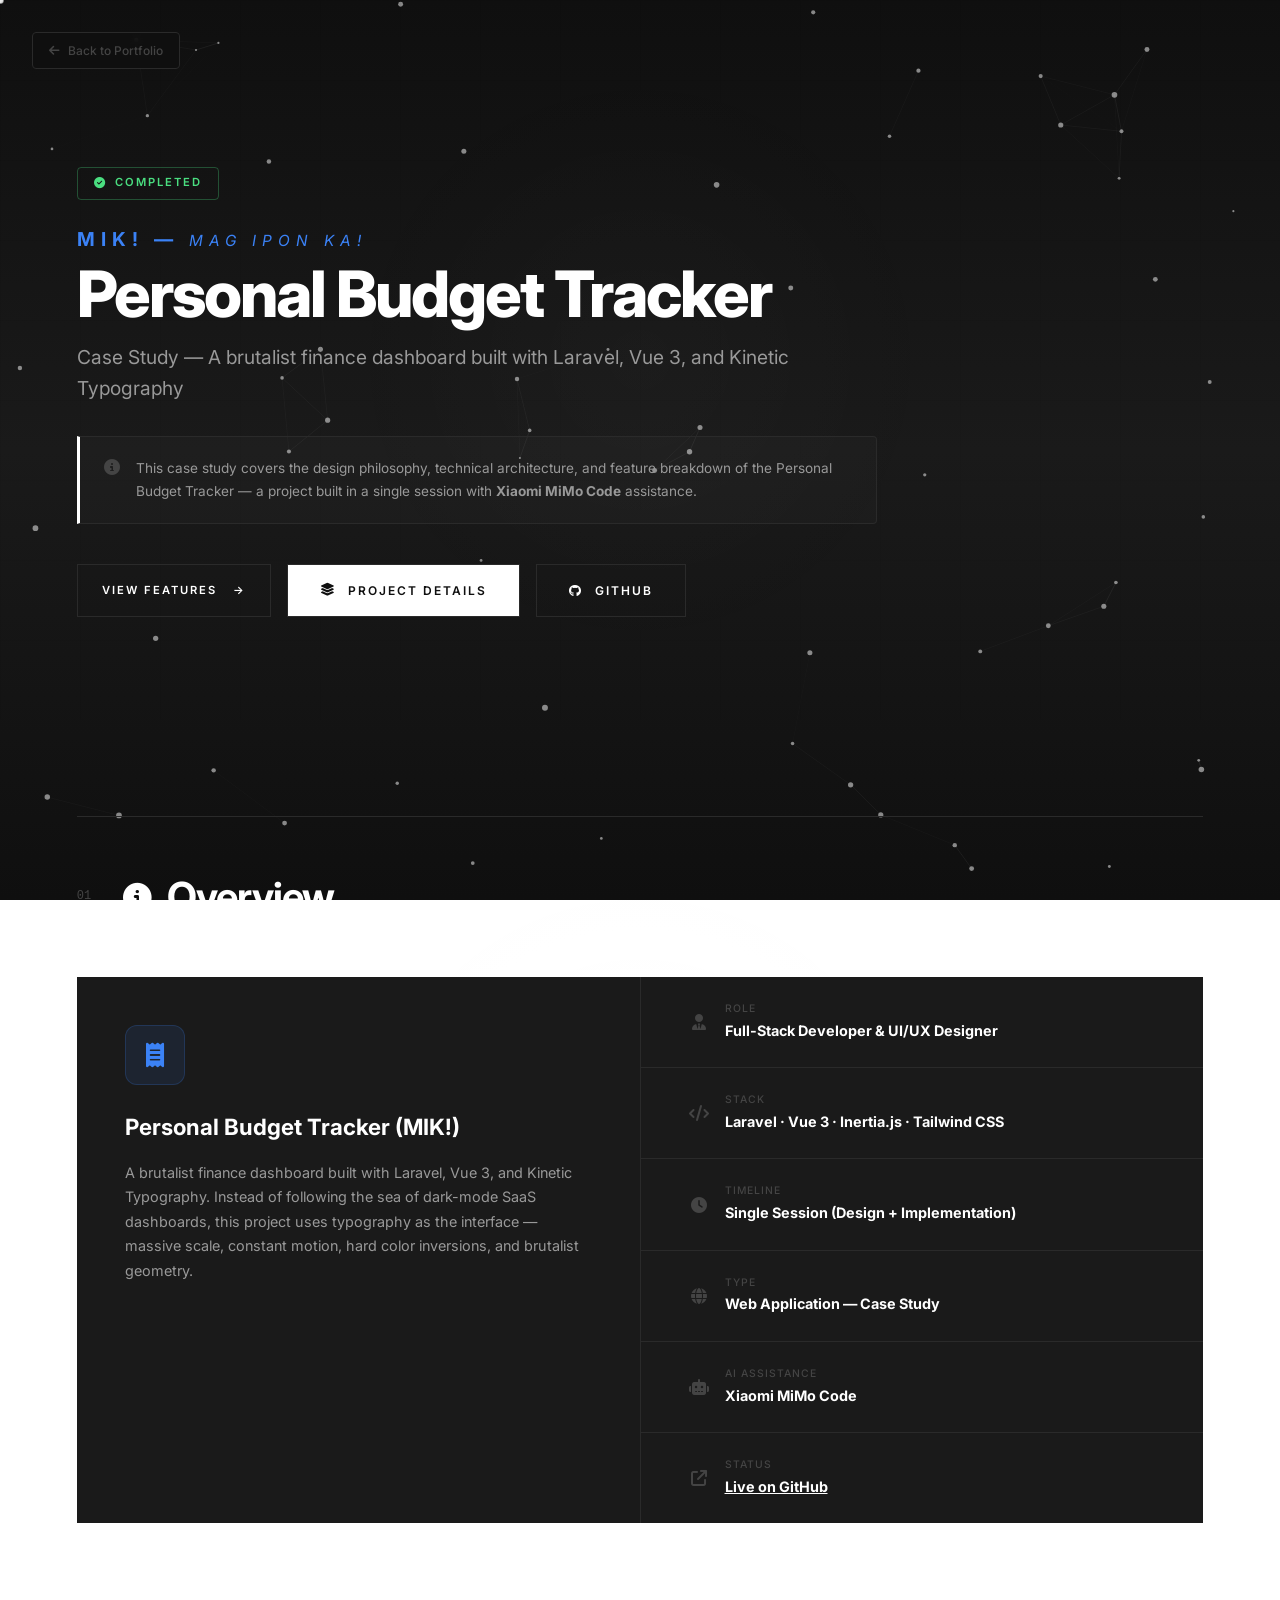
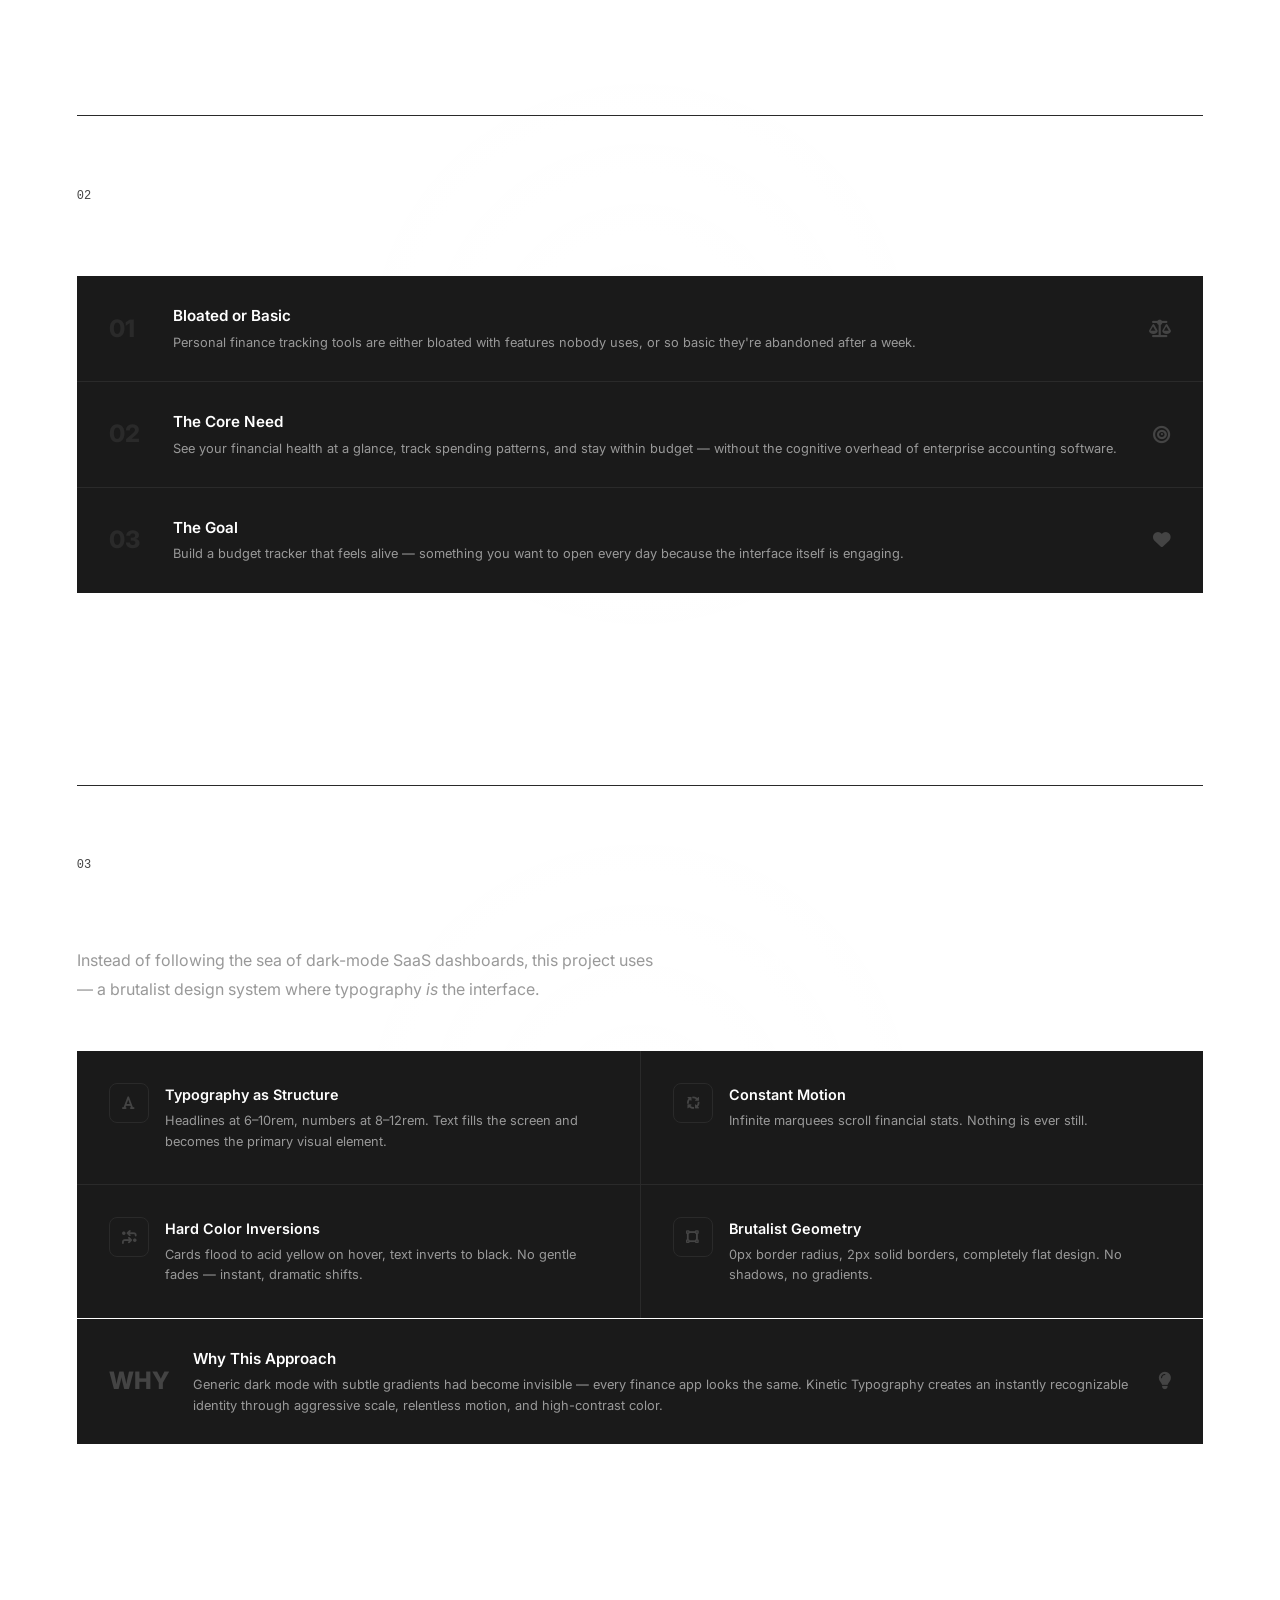
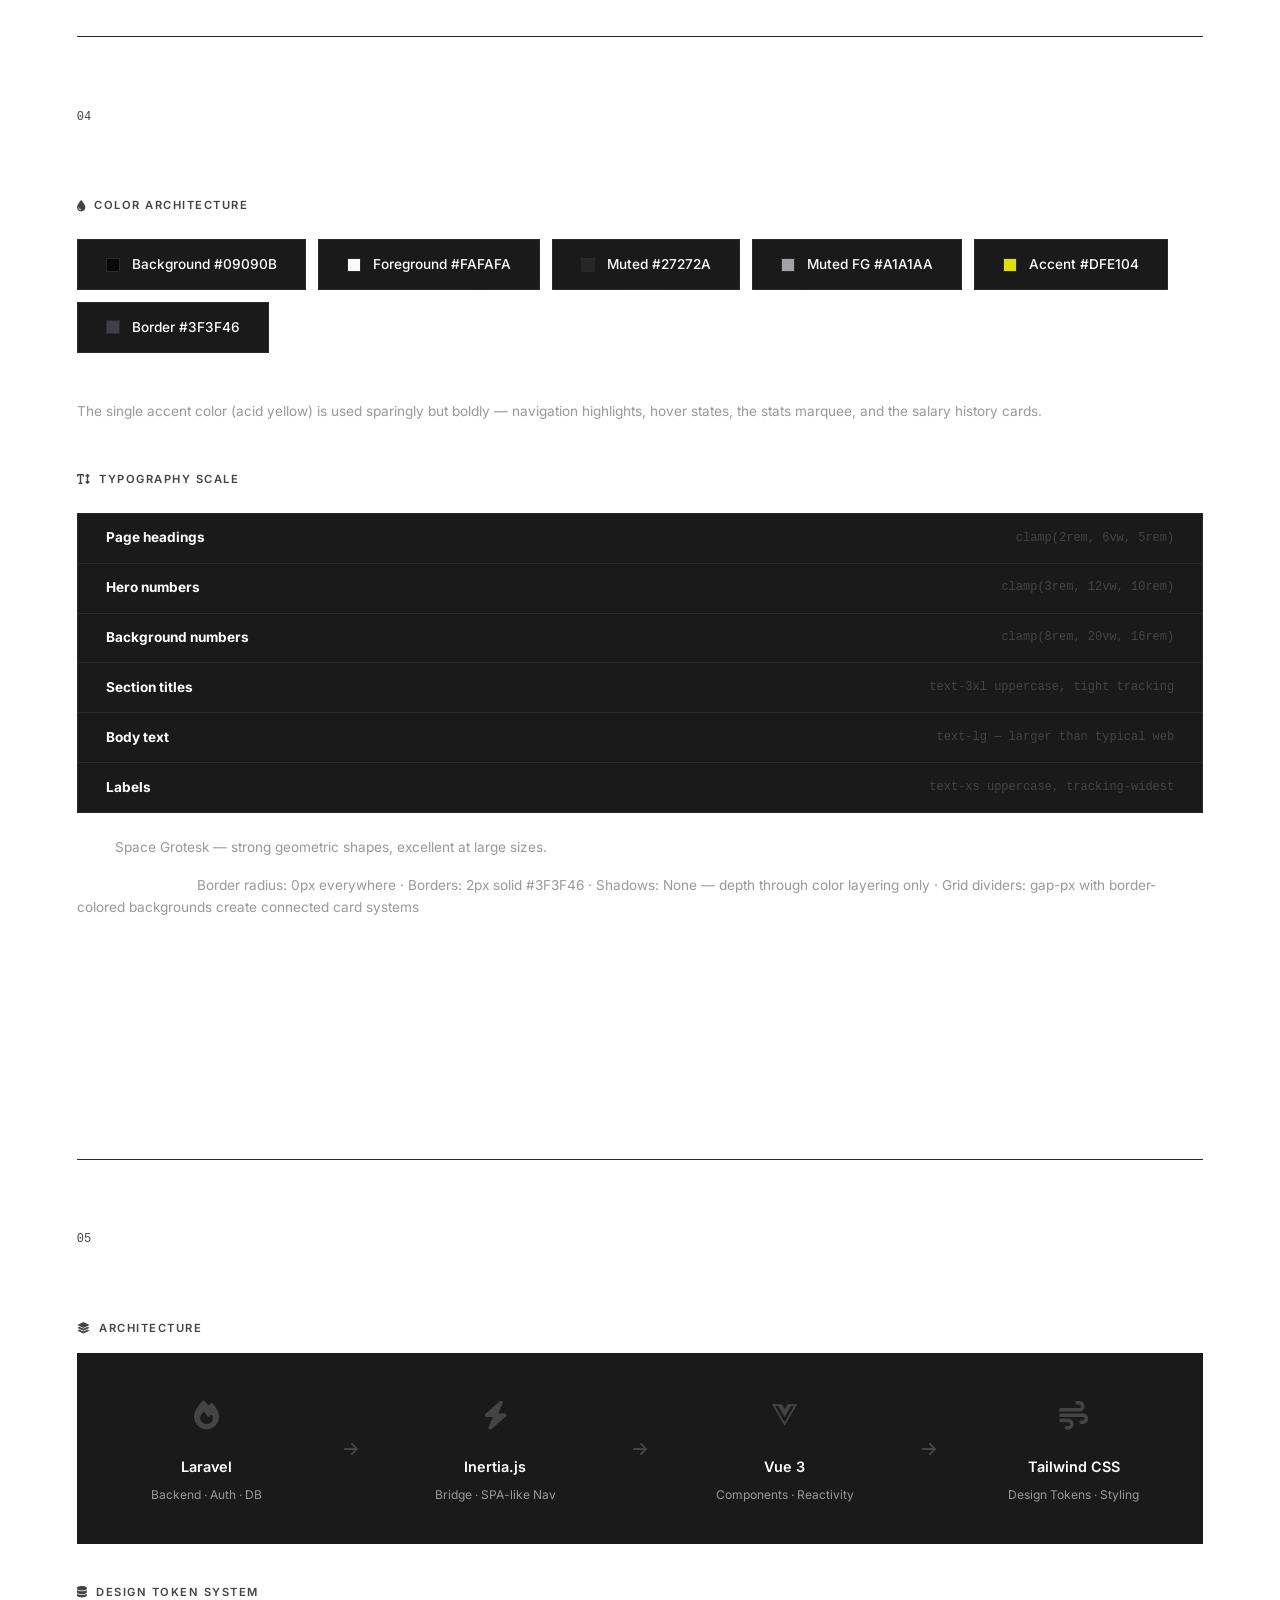
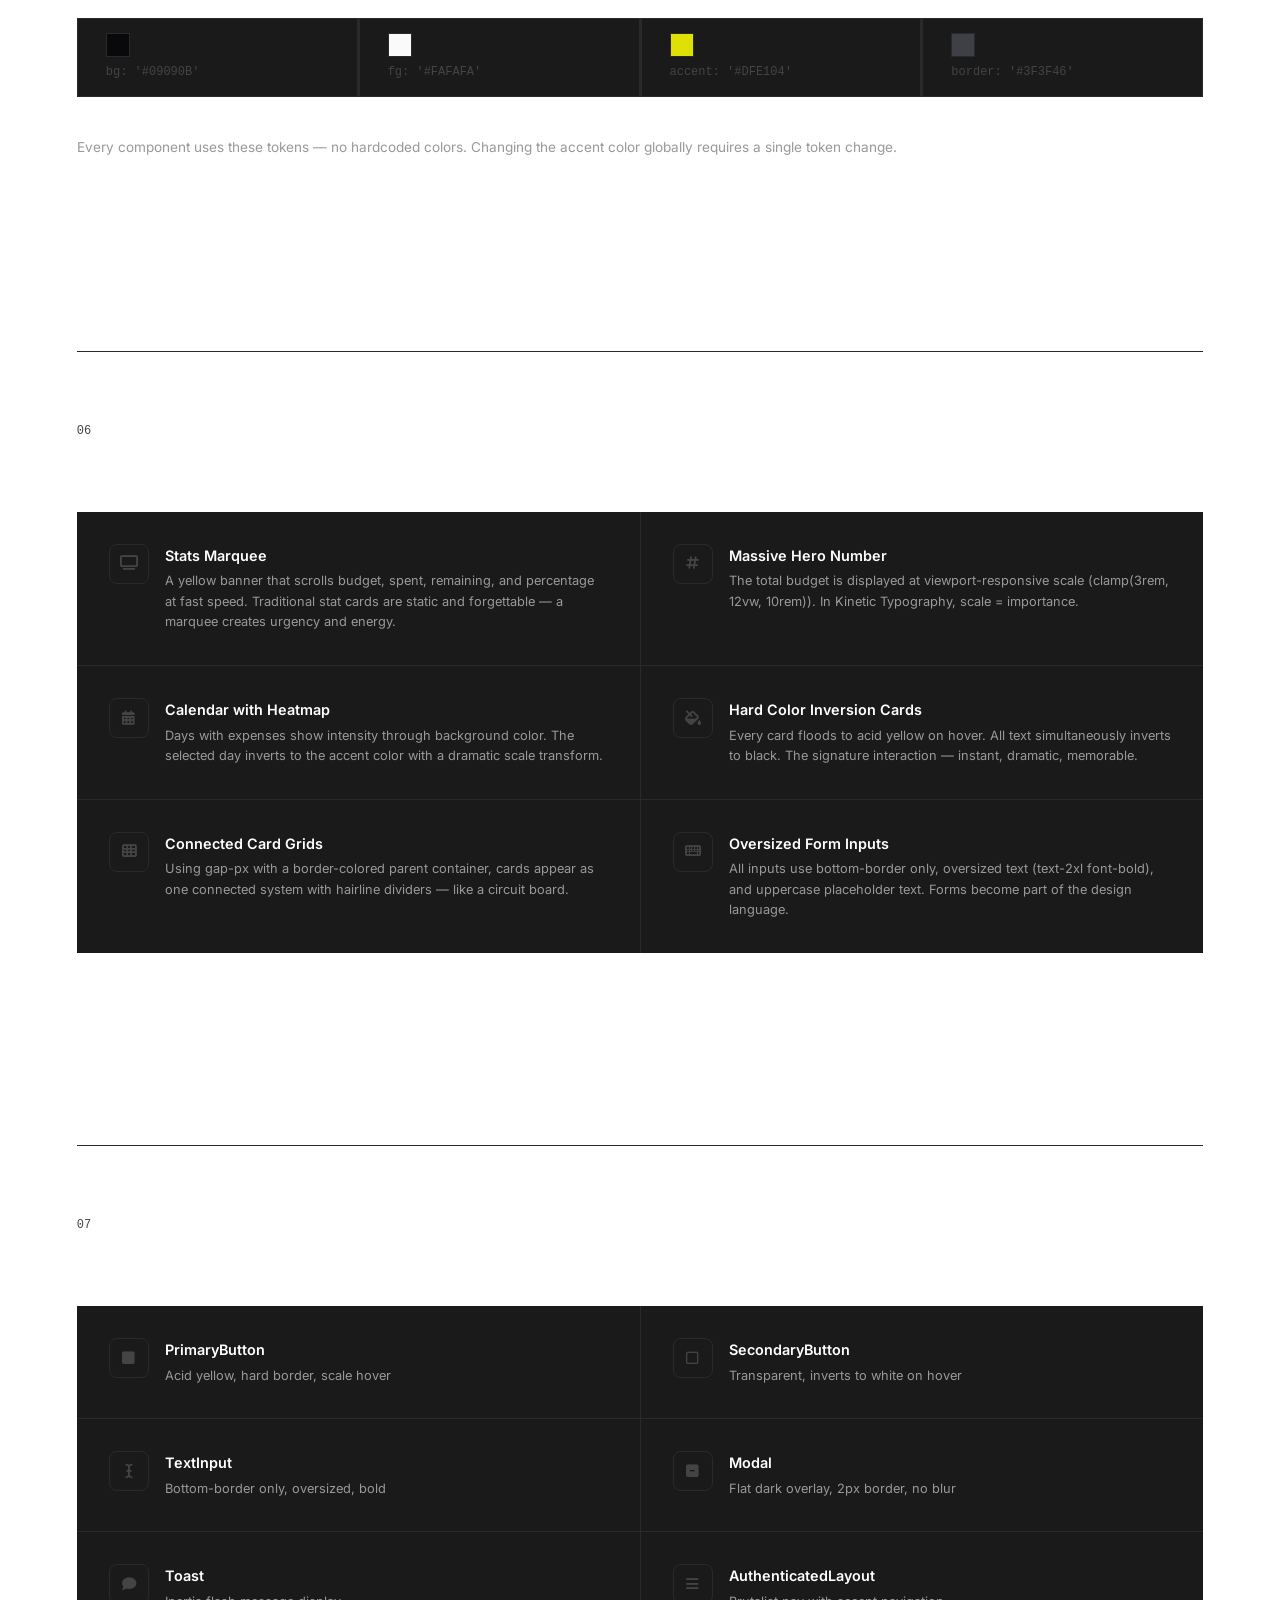
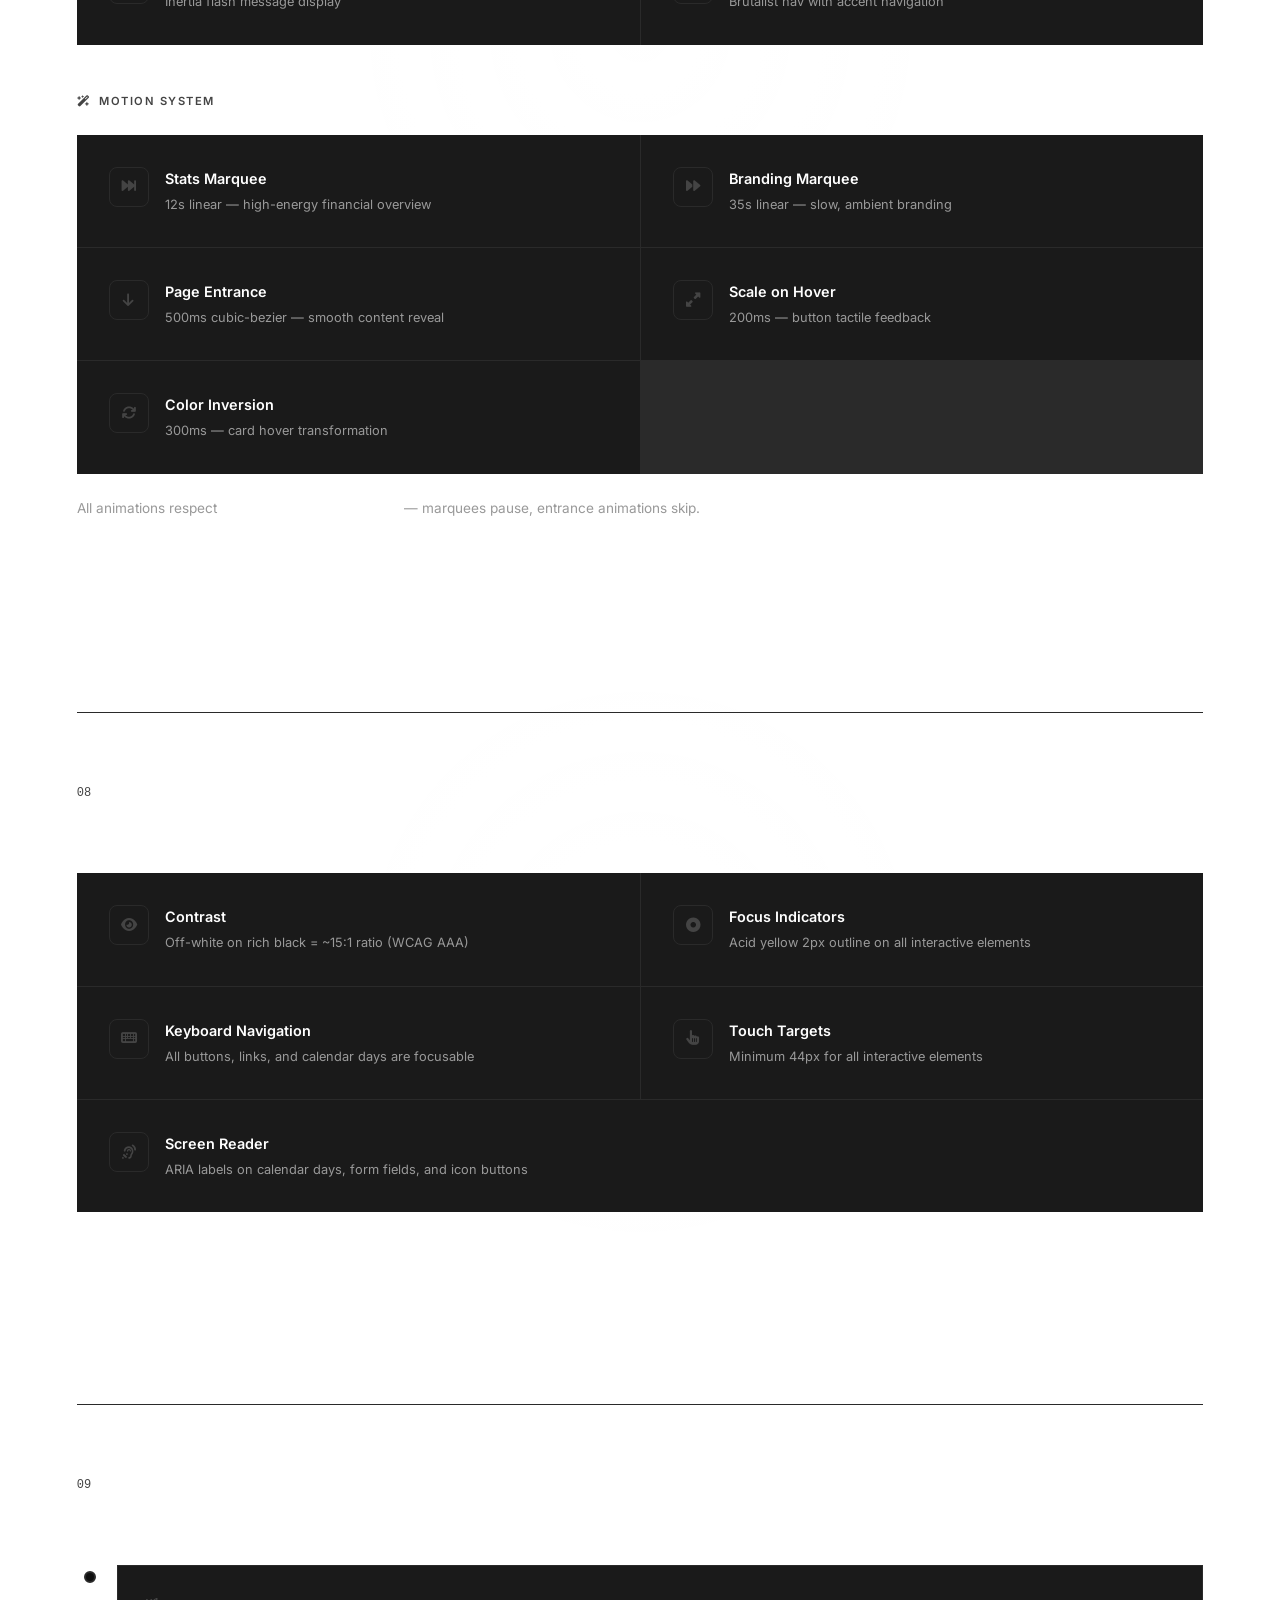
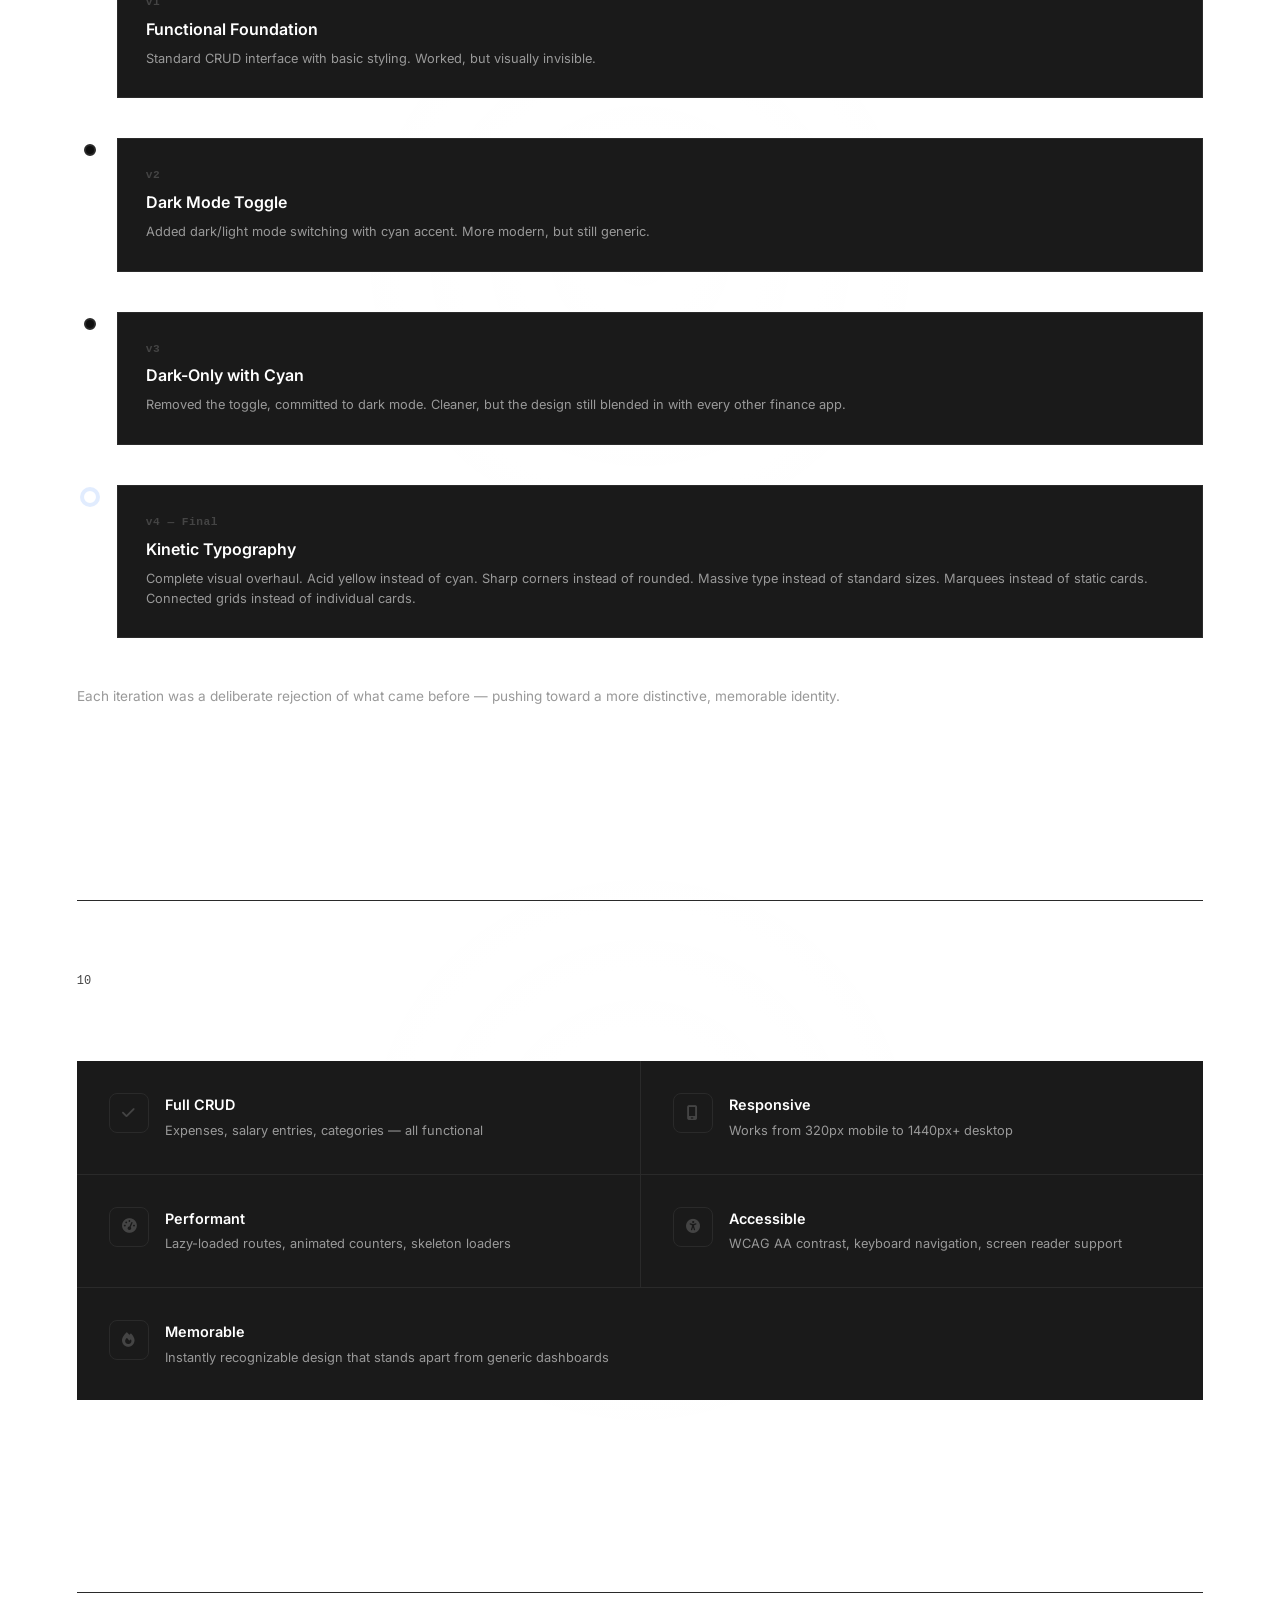
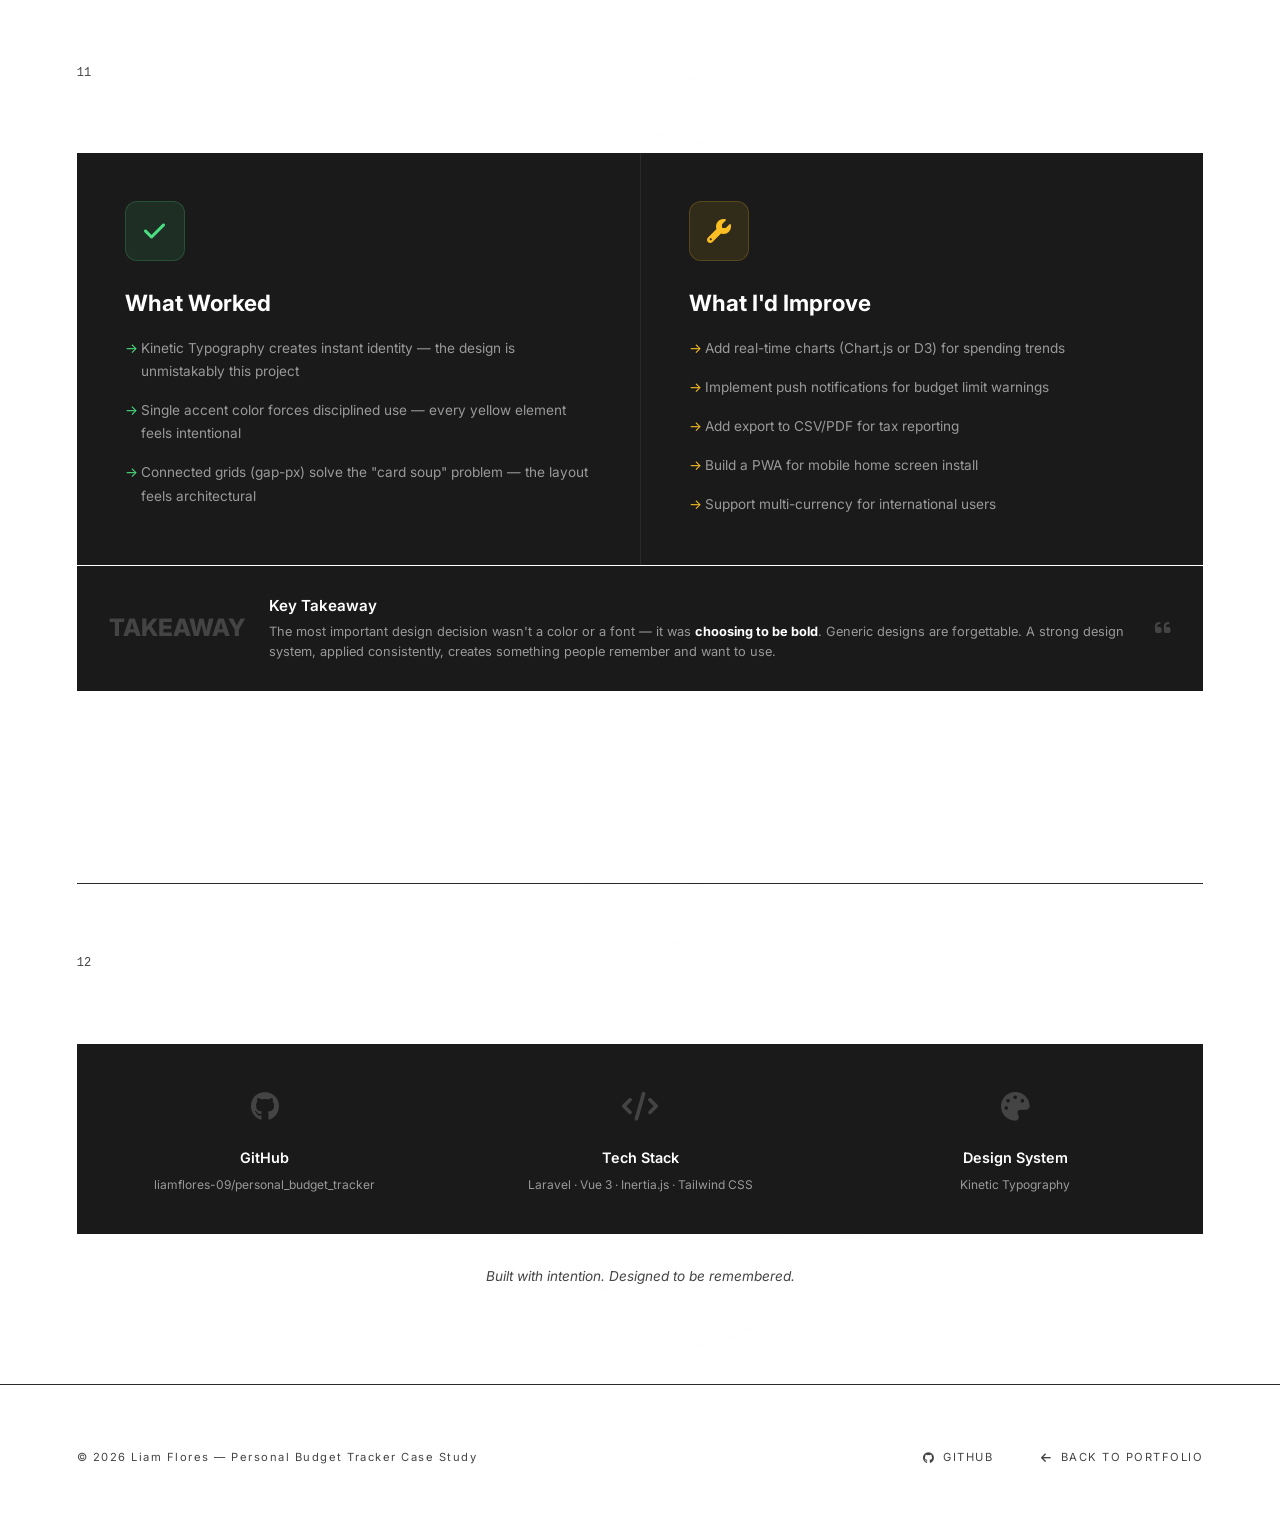
<file: pages/expense-tracker.html>
<!DOCTYPE html>
<html lang="en">
<head>
    <meta charset="UTF-8">
    <meta name="viewport" content="width=device-width, initial-scale=1.0">
    <title>Personal Budget Tracker (MIK!) | Liam Flores</title>
    <meta name="description" content="Case study of the Personal Budget Tracker — a brutalist finance dashboard built with Laravel, Vue 3, and Kinetic Typography.">
    <link rel="stylesheet" href="../css/style.css">
    <link rel="stylesheet" href="../css/ats.css">
    <link href="https://fonts.googleapis.com/css2?family=Inter:wght@400;500;600;700;800&display=swap" rel="stylesheet">
    <link rel="stylesheet" href="https://cdnjs.cloudflare.com/ajax/libs/font-awesome/6.5.1/css/all.min.css">
    <link rel="icon" type="image/svg+xml" href="data:image/svg+xml,<svg xmlns='http://www.w3.org/2000/svg' viewBox='0 0 100 100'><rect width='100' height='100' rx='20' fill='%230f0f0f'/><text x='50' y='68' font-family='Inter,sans-serif' font-size='42' font-weight='800' fill='white' text-anchor='middle'>LF</text></svg>">
</head>
<body>
    <canvas id="particleCanvas"></canvas>
    <div class="scroll-progress" id="scrollProgress"></div>
    <div class="cursor-trail" id="cursorTrail"></div>

    <a href="../index.html" class="ats-back-link"><i class="fa-solid fa-arrow-left"></i> Back to Portfolio</a>

    <!-- HERO -->
    <section class="ats-hero">
        <div class="hero-grid"></div>
        <div class="ats-hero-content">
            <div class="ats-badge"><i class="fa-solid fa-circle-check"></i> Completed</div>
            <h1 class="ats-brand">MIK! — <em style="font-weight:400; font-size:0.8em;">Mag Ipon Ka!</em></h1>
            <h1 class="ats-title">Personal Budget Tracker</h1>
            <p class="ats-subtitle">Case Study — A brutalist finance dashboard built with Laravel, Vue 3, and Kinetic Typography</p>
            <div class="ats-notice">
                <i class="fa-solid fa-circle-info"></i>
                <p>This case study covers the design philosophy, technical architecture, and feature breakdown of the Personal Budget Tracker — a project built in a single session with <strong>Xiaomi MiMo Code</strong> assistance.</p>
            </div>
            <div class="ats-cta">
                <a href="#features" class="cta-button">View Features <span class="arrow">→</span></a>
                <a href="#overview" class="resume-btn"><i class="fa-solid fa-layer-group"></i> Project Details</a>
                <a href="https://github.com/liamflores-09/personal_budget_tracker" target="_blank" class="ats-outline-btn"><i class="fa-brands fa-github"></i> GitHub</a>
            </div>
        </div>
    </section>

    <!-- OVERVIEW -->
    <section class="ats-section" id="overview">
        <div class="section-divider"></div>
        <div class="section-header">
            <span class="section-number">01</span>
            <h2><i class="fa-solid fa-info-circle"></i> Overview</h2>
        </div>
        <div class="overview-split">
            <div class="overview-left">
                <div class="overview-icon-lg"><i class="fa-solid fa-receipt"></i></div>
                <h3>Personal Budget Tracker (MIK!)</h3>
                <p>A brutalist finance dashboard built with Laravel, Vue 3, and Kinetic Typography. Instead of following the sea of dark-mode SaaS dashboards, this project uses typography as the interface — massive scale, constant motion, hard color inversions, and brutalist geometry.</p>
            </div>
            <div class="overview-right">
                <div class="overview-meta-row">
                    <i class="fa-solid fa-user-tie"></i>
                    <div><span>Role</span><strong>Full-Stack Developer & UI/UX Designer</strong></div>
                </div>
                <div class="overview-meta-row">
                    <i class="fa-solid fa-code"></i>
                    <div><span>Stack</span><strong>Laravel · Vue 3 · Inertia.js · Tailwind CSS</strong></div>
                </div>
                <div class="overview-meta-row">
                    <i class="fa-solid fa-clock"></i>
                    <div><span>Timeline</span><strong>Single Session (Design + Implementation)</strong></div>
                </div>
                <div class="overview-meta-row">
                    <i class="fa-solid fa-globe"></i>
                    <div><span>Type</span><strong>Web Application — Case Study</strong></div>
                </div>
                <div class="overview-meta-row">
                    <i class="fa-solid fa-robot"></i>
                    <div><span>AI Assistance</span><strong>Xiaomi MiMo Code</strong></div>
                </div>
                <div class="overview-meta-row">
                    <i class="fa-solid fa-arrow-up-right-from-square"></i>
                    <div><span>Status</span><strong><a href="https://github.com/liamflores-09/personal_budget_tracker" target="_blank" style="color:var(--text);">Live on GitHub</a></strong></div>
                </div>
            </div>
        </div>
    </section>

    <!-- PROBLEM -->
    <section class="ats-section" id="problem">
        <div class="section-divider"></div>
        <div class="section-header">
            <span class="section-number">02</span>
            <h2><i class="fa-solid fa-circle-exclamation"></i> Problem</h2>
        </div>
        <div class="obj-list">
            <div class="obj-item">
                <div class="obj-num">01</div>
                <div class="obj-content">
                    <h4>Bloated or Basic</h4>
                    <p>Personal finance tracking tools are either bloated with features nobody uses, or so basic they're abandoned after a week.</p>
                </div>
                <div class="obj-icon"><i class="fa-solid fa-scale-balanced"></i></div>
            </div>
            <div class="obj-item">
                <div class="obj-num">02</div>
                <div class="obj-content">
                    <h4>The Core Need</h4>
                    <p>See your financial health at a glance, track spending patterns, and stay within budget — without the cognitive overhead of enterprise accounting software.</p>
                </div>
                <div class="obj-icon"><i class="fa-solid fa-bullseye"></i></div>
            </div>
            <div class="obj-item">
                <div class="obj-num">03</div>
                <div class="obj-content">
                    <h4>The Goal</h4>
                    <p>Build a budget tracker that feels alive — something you want to open every day because the interface itself is engaging.</p>
                </div>
                <div class="obj-icon"><i class="fa-solid fa-heart"></i></div>
            </div>
        </div>
    </section>

    <!-- DESIGN PHILOSOPHY -->
    <section class="ats-section" id="philosophy">
        <div class="section-divider"></div>
        <div class="section-header">
            <span class="section-number">03</span>
            <h2><i class="fa-solid fa-palette"></i> Design Philosophy</h2>
        </div>
        <p style="font-size:1rem; color:var(--text-secondary); max-width:750px; margin-bottom:3rem; line-height:1.8;">Instead of following the sea of dark-mode SaaS dashboards, this project uses <strong style="color:var(--text);">Kinetic Typography</strong> — a brutalist design system where typography <em>is</em> the interface.</p>

        <div class="feat-grid">
            <div class="feat-card">
                <div class="feat-icon"><i class="fa-solid fa-font"></i></div>
                <div>
                    <h4>Typography as Structure</h4>
                    <p>Headlines at 6–10rem, numbers at 8–12rem. Text fills the screen and becomes the primary visual element.</p>
                </div>
            </div>
            <div class="feat-card">
                <div class="feat-icon"><i class="fa-solid fa-arrows-spin"></i></div>
                <div>
                    <h4>Constant Motion</h4>
                    <p>Infinite marquees scroll financial stats. Nothing is ever still.</p>
                </div>
            </div>
            <div class="feat-card">
                <div class="feat-icon"><i class="fa-solid fa-arrows-turn-to-dots"></i></div>
                <div>
                    <h4>Hard Color Inversions</h4>
                    <p>Cards flood to acid yellow on hover, text inverts to black. No gentle fades — instant, dramatic shifts.</p>
                </div>
            </div>
            <div class="feat-card">
                <div class="feat-icon"><i class="fa-solid fa-vector-square"></i></div>
                <div>
                    <h4>Brutalist Geometry</h4>
                    <p>0px border radius, 2px solid borders, completely flat design. No shadows, no gradients.</p>
                </div>
            </div>
        </div>

        <div class="obj-list" style="margin-top:1px;">
            <div class="obj-item">
                <div class="obj-num" style="color:var(--text-muted);">WHY</div>
                <div class="obj-content">
                    <h4>Why This Approach</h4>
                    <p>Generic dark mode with subtle gradients had become invisible — every finance app looks the same. Kinetic Typography creates an instantly recognizable identity through aggressive scale, relentless motion, and high-contrast color.</p>
                </div>
                <div class="obj-icon"><i class="fa-solid fa-lightbulb"></i></div>
            </div>
        </div>
    </section>

    <!-- DESIGN SYSTEM -->
    <section class="ats-section" id="design-system">
        <div class="section-divider"></div>
        <div class="section-header">
            <span class="section-number">04</span>
            <h2><i class="fa-solid fa-sliders"></i> Design System</h2>
        </div>

        <h3 style="font-size:0.7rem; font-weight:600; letter-spacing:1.5px; text-transform:uppercase; color:var(--text-muted); margin-bottom:1.5rem; display:flex; align-items:center; gap:0.5rem;"><i class="fa-solid fa-droplet"></i> Color Architecture</h3>
        <div class="tech-category" style="margin-bottom:3rem;">
            <div class="tech-row">
                <div class="tech-pill" style="gap:0.75rem;"><span style="width:14px;height:14px;background:#09090B;border:1px solid var(--border);flex-shrink:0;display:inline-block;"></span> Background #09090B</div>
                <div class="tech-pill" style="gap:0.75rem;"><span style="width:14px;height:14px;background:#FAFAFA;border:1px solid var(--border);flex-shrink:0;display:inline-block;"></span> Foreground #FAFAFA</div>
                <div class="tech-pill" style="gap:0.75rem;"><span style="width:14px;height:14px;background:#27272A;border:1px solid var(--border);flex-shrink:0;display:inline-block;"></span> Muted #27272A</div>
                <div class="tech-pill" style="gap:0.75rem;"><span style="width:14px;height:14px;background:#A1A1AA;border:1px solid var(--border);flex-shrink:0;display:inline-block;"></span> Muted FG #A1A1AA</div>
                <div class="tech-pill" style="gap:0.75rem;"><span style="width:14px;height:14px;background:#DFE104;border:1px solid var(--border);flex-shrink:0;display:inline-block;"></span> Accent #DFE104</div>
                <div class="tech-pill" style="gap:0.75rem;"><span style="width:14px;height:14px;background:#3F3F46;border:1px solid var(--border);flex-shrink:0;display:inline-block;"></span> Border #3F3F46</div>
            </div>
        </div>
        <p style="font-size:0.85rem; color:var(--text-secondary); margin-bottom:3rem;">The single accent color (acid yellow) is used sparingly but boldly — navigation highlights, hover states, the stats marquee, and the salary history cards.</p>

        <h3 style="font-size:0.7rem; font-weight:600; letter-spacing:1.5px; text-transform:uppercase; color:var(--text-muted); margin-bottom:1.5rem; display:flex; align-items:center; gap:0.5rem;"><i class="fa-solid fa-text-height"></i> Typography Scale</h3>
        <div class="tech-category" style="margin-bottom:1.5rem;">
            <div class="tech-row" style="flex-direction:column; gap:0;">
                <div class="tech-pill" style="justify-content:space-between; border-radius:0; border-bottom:none;"><span style="font-weight:700;">Page headings</span><span style="color:var(--text-muted); font-family:'Courier New',monospace; font-size:0.75rem;">clamp(2rem, 6vw, 5rem)</span></div>
                <div class="tech-pill" style="justify-content:space-between; border-radius:0; border-bottom:none;"><span style="font-weight:700;">Hero numbers</span><span style="color:var(--text-muted); font-family:'Courier New',monospace; font-size:0.75rem;">clamp(3rem, 12vw, 10rem)</span></div>
                <div class="tech-pill" style="justify-content:space-between; border-radius:0; border-bottom:none;"><span style="font-weight:700;">Background numbers</span><span style="color:var(--text-muted); font-family:'Courier New',monospace; font-size:0.75rem;">clamp(8rem, 20vw, 16rem)</span></div>
                <div class="tech-pill" style="justify-content:space-between; border-radius:0; border-bottom:none;"><span style="font-weight:700;">Section titles</span><span style="color:var(--text-muted); font-family:'Courier New',monospace; font-size:0.75rem;">text-3xl uppercase, tight tracking</span></div>
                <div class="tech-pill" style="justify-content:space-between; border-radius:0; border-bottom:none;"><span style="font-weight:700;">Body text</span><span style="color:var(--text-muted); font-family:'Courier New',monospace; font-size:0.75rem;">text-lg — larger than typical web</span></div>
                <div class="tech-pill" style="justify-content:space-between; border-radius:0;"><span style="font-weight:700;">Labels</span><span style="color:var(--text-muted); font-family:'Courier New',monospace; font-size:0.75rem;">text-xs uppercase, tracking-widest</span></div>
            </div>
        </div>
        <p style="font-size:0.85rem; color:var(--text-secondary); margin-bottom:1rem;"><strong style="color:var(--text);">Font:</strong> Space Grotesk — strong geometric shapes, excellent at large sizes.</p>
        <p style="font-size:0.85rem; color:var(--text-secondary); margin-bottom:3rem;"><strong style="color:var(--text);">Shape Language:</strong> Border radius: 0px everywhere · Borders: 2px solid #3F3F46 · Shadows: None — depth through color layering only · Grid dividers: gap-px with border-colored backgrounds create connected card systems</p>
    </section>

    <!-- TECH STACK -->
    <section class="ats-section" id="techstack">
        <div class="section-divider"></div>
        <div class="section-header">
            <span class="section-number">05</span>
            <h2><i class="fa-solid fa-code"></i> Tech Stack</h2>
        </div>
        <div class="tech-category">
            <h4 class="tech-cat-label"><i class="fa-solid fa-layer-group"></i> Architecture</h4>
            <div class="deploy-flow">
                <div class="deploy-step">
                    <div class="deploy-step-icon"><i class="fa-solid fa-fire"></i></div>
                    <div class="deploy-step-info"><h4>Laravel</h4><p>Backend · Auth · DB</p></div>
                </div>
                <div class="deploy-arrow"><i class="fa-solid fa-arrow-right"></i></div>
                <div class="deploy-step">
                    <div class="deploy-step-icon"><i class="fa-solid fa-bolt"></i></div>
                    <div class="deploy-step-info"><h4>Inertia.js</h4><p>Bridge · SPA-like Nav</p></div>
                </div>
                <div class="deploy-arrow"><i class="fa-solid fa-arrow-right"></i></div>
                <div class="deploy-step">
                    <div class="deploy-step-icon"><i class="fa-brands fa-vuejs"></i></div>
                    <div class="deploy-step-info"><h4>Vue 3</h4><p>Components · Reactivity</p></div>
                </div>
                <div class="deploy-arrow"><i class="fa-solid fa-arrow-right"></i></div>
                <div class="deploy-step">
                    <div class="deploy-step-icon"><i class="fa-solid fa-wind"></i></div>
                    <div class="deploy-step-info"><h4>Tailwind CSS</h4><p>Design Tokens · Styling</p></div>
                </div>
            </div>
        </div>
        <div class="tech-category" style="margin-top:1px;">
            <h4 class="tech-cat-label"><i class="fa-solid fa-database"></i> Design Token System</h4>
            <div class="token-grid">
                <div class="tech-pill" style="flex-direction:column; align-items:flex-start; gap:0.4rem; transition:all 0.2s; cursor:default;" onmouseover="this.style.background='#09090B'; this.style.borderColor='#09090B'; this.style.color='#FAFAFA';" onmouseout="this.style.background=''; this.style.borderColor=''; this.style.color='';">
                    <span style="width:24px; height:24px; background:#09090B; border:1px solid var(--border); flex-shrink:0;"></span>
                    <code style="color:var(--text-muted); font-size:0.75rem;">bg: '#09090B'</code>
                </div>
                <div class="tech-pill" style="flex-direction:column; align-items:flex-start; gap:0.4rem; transition:all 0.2s; cursor:default;" onmouseover="this.style.background='#FAFAFA'; this.style.borderColor='#FAFAFA'; this.style.color='#09090B';" onmouseout="this.style.background=''; this.style.borderColor=''; this.style.color='';">
                    <span style="width:24px; height:24px; background:#FAFAFA; border:1px solid var(--border); flex-shrink:0;"></span>
                    <code style="color:var(--text-muted); font-size:0.75rem;">fg: '#FAFAFA'</code>
                </div>
                <div class="tech-pill" style="flex-direction:column; align-items:flex-start; gap:0.4rem; transition:all 0.2s; cursor:default;" onmouseover="this.style.background='#DFE104'; this.style.borderColor='#DFE104'; this.style.color='#000000';" onmouseout="this.style.background=''; this.style.borderColor=''; this.style.color='';">
                    <span style="width:24px; height:24px; background:#DFE104; border:1px solid var(--border); flex-shrink:0;"></span>
                    <code style="color:var(--text-muted); font-size:0.75rem;">accent: '#DFE104'</code>
                </div>
                <div class="tech-pill" style="flex-direction:column; align-items:flex-start; gap:0.4rem; transition:all 0.2s; cursor:default;" onmouseover="this.style.background='#3F3F46'; this.style.borderColor='#3F3F46'; this.style.color='#FAFAFA';" onmouseout="this.style.background=''; this.style.borderColor=''; this.style.color='';">
                    <span style="width:24px; height:24px; background:#3F3F46; border:1px solid var(--border); flex-shrink:0;"></span>
                    <code style="color:var(--text-muted); font-size:0.75rem;">border: '#3F3F46'</code>
                </div>
            </div>
        </div>
        <p style="font-size:0.85rem; color:var(--text-secondary); margin-top:1.5rem;">Every component uses these tokens — no hardcoded colors. Changing the accent color globally requires a single token change.</p>
    </section>

    <!-- KEY FEATURES -->
    <section class="ats-section" id="features">
        <div class="section-divider"></div>
        <div class="section-header">
            <span class="section-number">06</span>
            <h2><i class="fa-solid fa-star"></i> Key Features</h2>
        </div>
        <div class="feat-grid">
            <div class="feat-card">
                <div class="feat-icon"><i class="fa-solid fa-tv"></i></div>
                <div>
                    <h4>Stats Marquee</h4>
                    <p>A yellow banner that scrolls budget, spent, remaining, and percentage at fast speed. Traditional stat cards are static and forgettable — a marquee creates urgency and energy.</p>
                </div>
            </div>
            <div class="feat-card">
                <div class="feat-icon"><i class="fa-solid fa-hashtag"></i></div>
                <div>
                    <h4>Massive Hero Number</h4>
                    <p>The total budget is displayed at viewport-responsive scale (clamp(3rem, 12vw, 10rem)). In Kinetic Typography, scale = importance.</p>
                </div>
            </div>
            <div class="feat-card">
                <div class="feat-icon"><i class="fa-solid fa-calendar-days"></i></div>
                <div>
                    <h4>Calendar with Heatmap</h4>
                    <p>Days with expenses show intensity through background color. The selected day inverts to the accent color with a dramatic scale transform.</p>
                </div>
            </div>
            <div class="feat-card">
                <div class="feat-icon"><i class="fa-solid fa-fill-drip"></i></div>
                <div>
                    <h4>Hard Color Inversion Cards</h4>
                    <p>Every card floods to acid yellow on hover. All text simultaneously inverts to black. The signature interaction — instant, dramatic, memorable.</p>
                </div>
            </div>
            <div class="feat-card">
                <div class="feat-icon"><i class="fa-solid fa-table-cells"></i></div>
                <div>
                    <h4>Connected Card Grids</h4>
                    <p>Using gap-px with a border-colored parent container, cards appear as one connected system with hairline dividers — like a circuit board.</p>
                </div>
            </div>
            <div class="feat-card">
                <div class="feat-icon"><i class="fa-solid fa-keyboard"></i></div>
                <div>
                    <h4>Oversized Form Inputs</h4>
                    <p>All inputs use bottom-border only, oversized text (text-2xl font-bold), and uppercase placeholder text. Forms become part of the design language.</p>
                </div>
            </div>
        </div>
    </section>

    <!-- COMPONENT ARCHITECTURE -->
    <section class="ats-section" id="components">
        <div class="section-divider"></div>
        <div class="section-header">
            <span class="section-number">07</span>
            <h2><i class="fa-solid fa-cubes"></i> Component Architecture</h2>
        </div>
        <div class="feat-grid">
            <div class="feat-card"><div class="feat-icon"><i class="fa-solid fa-square"></i></div><div><h4>PrimaryButton</h4><p>Acid yellow, hard border, scale hover</p></div></div>
            <div class="feat-card"><div class="feat-icon"><i class="fa-regular fa-square"></i></div><div><h4>SecondaryButton</h4><p>Transparent, inverts to white on hover</p></div></div>
            <div class="feat-card"><div class="feat-icon"><i class="fa-solid fa-i-cursor"></i></div><div><h4>TextInput</h4><p>Bottom-border only, oversized, bold</p></div></div>
            <div class="feat-card"><div class="feat-icon"><i class="fa-solid fa-square-minus"></i></div><div><h4>Modal</h4><p>Flat dark overlay, 2px border, no blur</p></div></div>
            <div class="feat-card"><div class="feat-icon"><i class="fa-solid fa-comment"></i></div><div><h4>Toast</h4><p>Inertia flash message display</p></div></div>
            <div class="feat-card"><div class="feat-icon"><i class="fa-solid fa-bars"></i></div><div><h4>AuthenticatedLayout</h4><p>Brutalist nav with accent navigation</p></div></div>
        </div>

        <h3 style="font-size:0.7rem; font-weight:600; letter-spacing:1.5px; text-transform:uppercase; color:var(--text-muted); margin:3rem 0 1.5rem; display:flex; align-items:center; gap:0.5rem;"><i class="fa-solid fa-wand-magic-sparkles"></i> Motion System</h3>
        <div class="feat-grid">
            <div class="feat-card"><div class="feat-icon"><i class="fa-solid fa-forward-fast"></i></div><div><h4>Stats Marquee</h4><p>12s linear — high-energy financial overview</p></div></div>
            <div class="feat-card"><div class="feat-icon"><i class="fa-solid fa-forward"></i></div><div><h4>Branding Marquee</h4><p>35s linear — slow, ambient branding</p></div></div>
            <div class="feat-card"><div class="feat-icon"><i class="fa-solid fa-arrow-down"></i></div><div><h4>Page Entrance</h4><p>500ms cubic-bezier — smooth content reveal</p></div></div>
            <div class="feat-card"><div class="feat-icon"><i class="fa-solid fa-up-right-and-down-left-from-center"></i></div><div><h4>Scale on Hover</h4><p>200ms — button tactile feedback</p></div></div>
            <div class="feat-card"><div class="feat-icon"><i class="fa-solid fa-arrows-rotate"></i></div><div><h4>Color Inversion</h4><p>300ms — card hover transformation</p></div></div>
        </div>
        <p style="font-size:0.85rem; color:var(--text-secondary); margin-top:1.5rem;">All animations respect <code style="color:var(--text);">prefers-reduced-motion</code> — marquees pause, entrance animations skip.</p>
    </section>

    <!-- ACCESSIBILITY -->
    <section class="ats-section" id="accessibility">
        <div class="section-divider"></div>
        <div class="section-header">
            <span class="section-number">08</span>
            <h2><i class="fa-solid fa-universal-access"></i> Accessibility</h2>
        </div>
        <div class="feat-grid">
            <div class="feat-card"><div class="feat-icon"><i class="fa-solid fa-eye"></i></div><div><h4>Contrast</h4><p>Off-white on rich black = ~15:1 ratio (WCAG AAA)</p></div></div>
            <div class="feat-card"><div class="feat-icon"><i class="fa-solid fa-circle-dot"></i></div><div><h4>Focus Indicators</h4><p>Acid yellow 2px outline on all interactive elements</p></div></div>
            <div class="feat-card"><div class="feat-icon"><i class="fa-solid fa-keyboard"></i></div><div><h4>Keyboard Navigation</h4><p>All buttons, links, and calendar days are focusable</p></div></div>
            <div class="feat-card"><div class="feat-icon"><i class="fa-solid fa-hand-pointer"></i></div><div><h4>Touch Targets</h4><p>Minimum 44px for all interactive elements</p></div></div>
            <div class="feat-card" style="grid-column: span 2;"><div class="feat-icon"><i class="fa-solid fa-assistive-listening-systems"></i></div><div><h4>Screen Reader</h4><p>ARIA labels on calendar days, form fields, and icon buttons</p></div></div>
        </div>
    </section>

    <!-- DESIGN EVOLUTION -->
    <section class="ats-section" id="evolution">
        <div class="section-divider"></div>
        <div class="section-header">
            <span class="section-number">09</span>
            <h2><i class="fa-solid fa-code-branch"></i> Design Evolution</h2>
        </div>
        <div class="tl-wrapper">
            <div class="tl-line"><div class="tl-fill" id="timelineProgress"></div></div>
            <div class="tl-items">
                <div class="tl-item">
                    <div class="tl-dot"></div>
                    <div class="tl-card">
                        <span class="tl-date">v1</span>
                        <h4>Functional Foundation</h4>
                        <p>Standard CRUD interface with basic styling. Worked, but visually invisible.</p>
                    </div>
                </div>
                <div class="tl-item">
                    <div class="tl-dot"></div>
                    <div class="tl-card">
                        <span class="tl-date">v2</span>
                        <h4>Dark Mode Toggle</h4>
                        <p>Added dark/light mode switching with cyan accent. More modern, but still generic.</p>
                    </div>
                </div>
                <div class="tl-item">
                    <div class="tl-dot"></div>
                    <div class="tl-card">
                        <span class="tl-date">v3</span>
                        <h4>Dark-Only with Cyan</h4>
                        <p>Removed the toggle, committed to dark mode. Cleaner, but the design still blended in with every other finance app.</p>
                    </div>
                </div>
                <div class="tl-item">
                    <div class="tl-dot done"></div>
                    <div class="tl-card">
                        <span class="tl-date">v4 — Final</span>
                        <h4>Kinetic Typography</h4>
                        <p>Complete visual overhaul. Acid yellow instead of cyan. Sharp corners instead of rounded. Massive type instead of standard sizes. Marquees instead of static cards. Connected grids instead of individual cards.</p>
                    </div>
                </div>
            </div>
        </div>
        <p style="font-size:0.85rem; color:var(--text-secondary); margin-top:2rem;">Each iteration was a deliberate rejection of what came before — pushing toward a more distinctive, memorable identity.</p>
    </section>

    <!-- RESULTS -->
    <section class="ats-section" id="results">
        <div class="section-divider"></div>
        <div class="section-header">
            <span class="section-number">10</span>
            <h2><i class="fa-solid fa-chart-line"></i> Results</h2>
        </div>
        <div class="feat-grid">
            <div class="feat-card"><div class="feat-icon"><i class="fa-solid fa-check"></i></div><div><h4>Full CRUD</h4><p>Expenses, salary entries, categories — all functional</p></div></div>
            <div class="feat-card"><div class="feat-icon"><i class="fa-solid fa-mobile-screen"></i></div><div><h4>Responsive</h4><p>Works from 320px mobile to 1440px+ desktop</p></div></div>
            <div class="feat-card"><div class="feat-icon"><i class="fa-solid fa-gauge-high"></i></div><div><h4>Performant</h4><p>Lazy-loaded routes, animated counters, skeleton loaders</p></div></div>
            <div class="feat-card"><div class="feat-icon"><i class="fa-solid fa-universal-access"></i></div><div><h4>Accessible</h4><p>WCAG AA contrast, keyboard navigation, screen reader support</p></div></div>
            <div class="feat-card" style="grid-column: span 2;"><div class="feat-icon"><i class="fa-solid fa-fire"></i></div><div><h4>Memorable</h4><p>Instantly recognizable design that stands apart from generic dashboards</p></div></div>
        </div>
    </section>

    <!-- REFLECTIONS -->
    <section class="ats-section" id="reflections">
        <div class="section-divider"></div>
        <div class="section-header">
            <span class="section-number">11</span>
            <h2><i class="fa-solid fa-brain"></i> Reflections</h2>
        </div>
        <div class="overview-split">
            <div class="overview-left">
                <div class="overview-icon-lg" style="background:rgba(74,222,128,0.1); border-color:rgba(74,222,128,0.2); color:#4ade80;"><i class="fa-solid fa-check"></i></div>
                <h3>What Worked</h3>
                <ul style="list-style:none; display:flex; flex-direction:column; gap:1rem; margin-top:1rem;">
                    <li style="font-size:0.85rem; color:var(--text-secondary); line-height:1.7; padding-left:1rem; position:relative;"><span style="position:absolute; left:0; color:#4ade80;">→</span> Kinetic Typography creates instant identity — the design is unmistakably this project</li>
                    <li style="font-size:0.85rem; color:var(--text-secondary); line-height:1.7; padding-left:1rem; position:relative;"><span style="position:absolute; left:0; color:#4ade80;">→</span> Single accent color forces disciplined use — every yellow element feels intentional</li>
                    <li style="font-size:0.85rem; color:var(--text-secondary); line-height:1.7; padding-left:1rem; position:relative;"><span style="position:absolute; left:0; color:#4ade80;">→</span> Connected grids (gap-px) solve the "card soup" problem — the layout feels architectural</li>
                </ul>
            </div>
            <div class="overview-left">
                <div class="overview-icon-lg" style="background:rgba(251,191,36,0.1); border-color:rgba(251,191,36,0.2); color:#fbbf24;"><i class="fa-solid fa-wrench"></i></div>
                <h3>What I'd Improve</h3>
                <ul style="list-style:none; display:flex; flex-direction:column; gap:1rem; margin-top:1rem;">
                    <li style="font-size:0.85rem; color:var(--text-secondary); line-height:1.7; padding-left:1rem; position:relative;"><span style="position:absolute; left:0; color:#fbbf24;">→</span> Add real-time charts (Chart.js or D3) for spending trends</li>
                    <li style="font-size:0.85rem; color:var(--text-secondary); line-height:1.7; padding-left:1rem; position:relative;"><span style="position:absolute; left:0; color:#fbbf24;">→</span> Implement push notifications for budget limit warnings</li>
                    <li style="font-size:0.85rem; color:var(--text-secondary); line-height:1.7; padding-left:1rem; position:relative;"><span style="position:absolute; left:0; color:#fbbf24;">→</span> Add export to CSV/PDF for tax reporting</li>
                    <li style="font-size:0.85rem; color:var(--text-secondary); line-height:1.7; padding-left:1rem; position:relative;"><span style="position:absolute; left:0; color:#fbbf24;">→</span> Build a PWA for mobile home screen install</li>
                    <li style="font-size:0.85rem; color:var(--text-secondary); line-height:1.7; padding-left:1rem; position:relative;"><span style="position:absolute; left:0; color:#fbbf24;">→</span> Support multi-currency for international users</li>
                </ul>
            </div>
        </div>

        <div class="obj-list" style="margin-top:1px;">
            <div class="obj-item">
                <div class="obj-num" style="color:var(--text-muted);">TAKEAWAY</div>
                <div class="obj-content">
                    <h4>Key Takeaway</h4>
                    <p>The most important design decision wasn't a color or a font — it was <strong style="color:var(--text);">choosing to be bold</strong>. Generic designs are forgettable. A strong design system, applied consistently, creates something people remember and want to use.</p>
                </div>
                <div class="obj-icon"><i class="fa-solid fa-quote-left"></i></div>
            </div>
        </div>
    </section>

    <!-- LINKS -->
    <section class="ats-section" id="links">
        <div class="section-divider"></div>
        <div class="section-header">
            <span class="section-number">12</span>
            <h2><i class="fa-solid fa-link"></i> Links</h2>
        </div>
        <div class="deploy-flow">
            <a href="https://github.com/liamflores-09/personal_budget_tracker" target="_blank" class="deploy-step" style="text-decoration:none; color:var(--text);">
                <div class="deploy-step-icon"><i class="fa-brands fa-github"></i></div>
                <div class="deploy-step-info"><h4>GitHub</h4><p>liamflores-09/personal_budget_tracker</p></div>
            </a>
            <div class="deploy-step">
                <div class="deploy-step-icon"><i class="fa-solid fa-code"></i></div>
                <div class="deploy-step-info"><h4>Tech Stack</h4><p>Laravel · Vue 3 · Inertia.js · Tailwind CSS</p></div>
            </div>
            <div class="deploy-step">
                <div class="deploy-step-icon"><i class="fa-solid fa-palette"></i></div>
                <div class="deploy-step-info"><h4>Design System</h4><p>Kinetic Typography</p></div>
            </div>
        </div>
        <p style="font-size:0.85rem; color:var(--text-muted); text-align:center; margin-top:2rem; font-style:italic;">Built with intention. Designed to be remembered.</p>
    </section>

    <footer class="footer">
        <div class="footer-text">© 2026 Liam Flores — Personal Budget Tracker Case Study</div>
        <div class="footer-links">
            <a href="https://github.com/liamflores-09" target="_blank"><i class="fa-brands fa-github"></i> GitHub</a>
            <a href="../index.html"><i class="fa-solid fa-arrow-left"></i> Back to Portfolio</a>
        </div>
    </footer>

    <button class="back-to-top" id="backToTop"><i class="fa-solid fa-arrow-up"></i></button>

    <script src="../js/ats.js"></script>
</body>
</html>
</file>
<file: css/style.css>
* {
    margin: 0;
    padding: 0;
    box-sizing: border-box;
}

#particleCanvas {
    position: fixed;
    top: 0;
    left: 0;
    width: 100%;
    height: 100%;
    z-index: -1;
    pointer-events: none;
}

/* Cursor Tooltip */
.cursor-tooltip {
    position: fixed;
    pointer-events: none;
    z-index: 100001;
    padding: 0.3rem 0.6rem;
    background: var(--text);
    color: var(--bg-start);
    font-size: 0.6rem;
    font-weight: 600;
    letter-spacing: 0.5px;
    text-transform: uppercase;
    border-radius: 4px;
    white-space: nowrap;
    opacity: 0;
    transform: translate(-50%, -120%) scale(0.8);
    transition: opacity 0.2s ease, transform 0.2s ease;
}
.cursor-tooltip.active {
    opacity: 1;
    transform: translate(-50%, -120%) scale(1);
}
.cursor-tooltip::after {
    content: '';
    position: absolute;
    bottom: -4px;
    left: 50%;
    transform: translateX(-50%);
    border-left: 4px solid transparent;
    border-right: 4px solid transparent;
    border-top: 4px solid var(--text);
}

/* Page Transition — blur dissolve (Index → ATS only) */
.page-transition {
    position: fixed; inset: 0; z-index: 99999;
    background: var(--bg-start);
    opacity: 0; pointer-events: none;
    transition: opacity 0.35s ease;
}
.page-transition.active { opacity: 1; pointer-events: auto; }

:root {
    --white: #ffffff;
    --off-white: #e5e5e5;
    --gray: #999999;
    --dark-gray: #444444;
    --bg-start: #0f0f0f;
    --bg-end: #1a1a1a;
    --border: #2a2a2a;
    --text: #ffffff;
    --text-secondary: #999999;
    --text-muted: #444444;
}

[data-theme="light"] {
    --white: #0f0f0f;
    --off-white: #1a1a1a;
    --gray: #555555;
    --dark-gray: #999999;
    --bg-start: #f5f5f5;
    --bg-end: #ffffff;
    --border: #e0e0e0;
    --text: #0f0f0f;
    --text-secondary: #555555;
}

.theme-toggle {
    background: none;
    border: none;
    padding: 0;
    cursor: default;
}

.toggle-track {
    width: 56px;
    height: 28px;
    border-radius: 30px;
    background: #1a1a2e;
    position: relative;
    overflow: hidden;
    transition: background 0.5s ease;
    box-shadow: inset 0 1px 3px rgba(0, 0, 0, 0.3);
}

[data-theme="light"] .toggle-track {
    background: linear-gradient(135deg, #87ceeb, #f0e68c);
    box-shadow: inset 0 1px 3px rgba(0, 0, 0, 0.1);
}

.toggle-stars {
    position: absolute;
    top: 0;
    left: 0;
    width: 100%;
    height: 100%;
    transition: opacity 0.4s ease;
}

.toggle-stars span {
    position: absolute;
    width: 2px;
    height: 2px;
    background: #fff;
    border-radius: 50%;
    animation: twinkle 2s ease-in-out infinite;
}

.toggle-stars span:nth-child(1) { top: 6px; left: 10px; animation-delay: 0s; }
.toggle-stars span:nth-child(2) { top: 14px; left: 18px; animation-delay: 0.7s; width: 1.5px; height: 1.5px; }
.toggle-stars span:nth-child(3) { top: 8px; left: 26px; animation-delay: 1.4s; width: 1px; height: 1px; }

[data-theme="light"] .toggle-stars {
    opacity: 0;
}

@keyframes twinkle {
    0%, 100% { opacity: 0.3; }
    50% { opacity: 1; }
}

.toggle-knob {
    width: 22px;
    height: 22px;
    border-radius: 50%;
    background: #e8e8e8;
    position: absolute;
    top: 3px;
    left: 3px;
    display: flex;
    align-items: center;
    justify-content: center;
    transition: all 0.5s cubic-bezier(0.68, -0.3, 0.27, 1.3);
    box-shadow: 0 1px 4px rgba(0, 0, 0, 0.3);
}

[data-theme="light"] .toggle-knob {
    transform: translateX(28px);
    background: #ffd700;
    box-shadow: 0 0 12px rgba(255, 215, 0, 0.5), 0 1px 4px rgba(0, 0, 0, 0.2);
}

.toggle-knob i {
    position: absolute;
    font-size: 0.55rem;
    transition: opacity 0.3s ease, transform 0.4s ease;
}

.toggle-knob .fa-sun {
    color: #ffd700;
    opacity: 0;
    transform: rotate(-90deg) scale(0.3);
}

.toggle-knob .fa-moon {
    color: #555;
    opacity: 1;
    transform: rotate(0deg) scale(1);
}

[data-theme="light"] .toggle-knob .fa-sun {
    opacity: 1;
    transform: rotate(0deg) scale(1);
}

[data-theme="light"] .toggle-knob .fa-moon {
    opacity: 0;
    transform: rotate(90deg) scale(0.3);
}

.theme-toggle:hover .toggle-track {
    box-shadow: inset 0 1px 3px rgba(0, 0, 0, 0.3), 0 0 12px rgba(255, 255, 255, 0.05);
}

[data-theme="light"] .theme-toggle:hover .toggle-track {
    box-shadow: inset 0 1px 3px rgba(0, 0, 0, 0.1), 0 0 12px rgba(255, 215, 0, 0.2);
}

html {
    scroll-behavior: smooth;
    scrollbar-width: thin;
    scrollbar-color: #333 #0f0f0f;
}

::-webkit-scrollbar {
    width: 6px;
}

::-webkit-scrollbar-track {
    background: #0f0f0f;
}

::-webkit-scrollbar-thumb {
    background: #333;
    border-radius: 3px;
}

body {
    font-family: 'Inter', -apple-system, BlinkMacSystemFont, 'Segoe UI', Roboto, sans-serif;
    background: linear-gradient(180deg, var(--bg-start) 0%, var(--bg-end) 50%, var(--bg-start) 100%);
    background-attachment: fixed;
    color: var(--text);
    line-height: 1.6;
    overflow-x: hidden;
    cursor: default;
    transition: background 0.5s ease, color 0.5s ease;
}

.cursor-trail {
    position: fixed;
    top: 0;
    left: 0;
    width: 100%;
    height: 100%;
    pointer-events: none;
    z-index: 9998;
}

.trail-dot {
    position: fixed;
    width: 8px;
    height: 8px;
    border-radius: 50%;
    background: var(--text);
    pointer-events: none;
    transform: translate(-50%, -50%);
    transition: opacity 0.3s ease;
    will-change: left, top, opacity, transform;
}

.scroll-progress {
    position: fixed;
    top: 0;
    left: 0;
    width: 0%;
    height: 3px;
    background: var(--text);
    z-index: 100001;
    transition: width 0.1s linear;
}

/* ─── Tech Stack Marquee ─── */
.tech-marquee {
    overflow: hidden;
    border-top: 1px solid var(--border);
    border-bottom: 1px solid var(--border);
    padding: 1rem 0;
    background: rgba(255, 255, 255, 0.01);
}

.tech-marquee-track {
    display: flex;
    width: max-content;
    animation: techScroll 30s linear infinite;
}

.tech-marquee-track span {
    display: inline-flex;
    align-items: center;
    gap: 0.5rem;
    padding: 0.5rem 1.5rem;
    font-size: 0.75rem;
    font-weight: 500;
    color: var(--text-muted);
    white-space: nowrap;
    letter-spacing: 1px;
    text-transform: uppercase;
    transition: color 0.3s;
}

.tech-marquee-track span:hover {
    color: var(--text);
}

.tech-marquee-track span i {
    font-size: 1rem;
    color: var(--text-secondary);
    transition: color 0.3s;
}

.tech-marquee-track span:hover i {
    color: var(--text);
}

@keyframes techScroll {
    0% { transform: translateX(0); }
    100% { transform: translateX(-50%); }
}

a, button, .project-card, .hobby-item, .skill-category, .experience-item, .edu-item {
    cursor: default;
}

.page-loader {
    position: fixed;
    top: 0;
    left: 0;
    width: 100%;
    height: 100%;
    background: var(--bg-start);
    display: flex;
    align-items: center;
    justify-content: center;
    z-index: 100000;
    transition: opacity 0.6s ease, visibility 0.6s ease;
}

.page-loader.hidden {
    opacity: 0;
    visibility: hidden;
}

.loader-content {
    text-align: center;
    display: flex;
    flex-direction: column;
    align-items: center;
}

.loader-logo {
    width: 70px;
    height: 70px;
    border: 2px solid var(--text);
    border-radius: 50%;
    display: flex;
    align-items: center;
    justify-content: center;
    font-size: 1.4rem;
    font-weight: 700;
    color: var(--text);
    letter-spacing: 2px;
    animation: loaderFadeIn 0.6s ease forwards, loaderPulse 2s ease-in-out 0.6s infinite;
}

@keyframes loaderFadeIn {
    from { opacity: 0; transform: scale(0.8); }
    to { opacity: 1; transform: scale(1); }
}

@keyframes loaderPulse {
    0%, 100% { border-color: var(--text); }
    50% { border-color: var(--text-muted); }
}

.loader-line {
    width: 40px;
    height: 1px;
    background: var(--border);
    margin-top: 1.5rem;
    position: relative;
    overflow: hidden;
}

.loader-line::after {
    content: '';
    position: absolute;
    top: 0;
    left: -100%;
    width: 100%;
    height: 100%;
    background: var(--text);
    animation: loaderSlide 1.2s ease-in-out infinite;
}

@keyframes loaderSlide {
    0% { left: -100%; }
    50% { left: 0; }
    100% { left: 100%; }
}

.loader-sub {
    font-size: 0.65rem;
    font-weight: 500;
    letter-spacing: 4px;
    text-transform: uppercase;
    color: var(--text-muted);
    margin-top: 1rem;
    opacity: 0;
    animation: loaderFadeIn 0.6s ease 0.3s forwards;
}

.navbar {
    display: flex;
    justify-content: center;
    align-items: center;
    padding: 2rem 6%;
    position: fixed;
    width: 100%;
    top: 0;
    background: transparent;
    z-index: 1000;
    transition: all 0.4s ease;
}

.navbar.scrolled {
    padding: 1.2rem 6%;
    background: rgba(15, 15, 15, 0.95);
    backdrop-filter: blur(20px);
    border-bottom: 1px solid var(--border);
}

[data-theme="light"] .navbar.scrolled {
    background: rgba(245, 245, 245, 0.95);
}

.nav-right {
    position: fixed;
    right: 6%;
    display: flex;
    align-items: center;
    gap: 1rem;
    z-index: 1001;
}

.logo {
    font-size: 1.1rem;
    font-weight: 700;
    color: var(--white);
    letter-spacing: 3px;
    text-transform: uppercase;
    cursor: pointer;
    transition: opacity 0.3s;
}

.logo:hover {
    opacity: 0.7;
}

.nav-links {
    display: flex;
    list-style: none;
    gap: 2.5rem;
}

.nav-links a {
    color: var(--gray);
    text-decoration: none;
    font-size: 0.7rem;
    font-weight: 500;
    letter-spacing: 1.5px;
    text-transform: uppercase;
    transition: color 0.3s;
    position: relative;
    padding: 0.5rem 0;
    display: flex;
    align-items: center;
    gap: 0.5rem;
}

.nav-links a i {
    font-size: 0.65rem;
    transition: transform 0.3s;
}

.nav-links a:hover i {
    color: var(--text);
}

.nav-links a::before {
    content: '';
    position: absolute;
    bottom: 0;
    left: 0;
    width: 0;
    height: 1px;
    background: var(--text);
    transition: width 0.4s cubic-bezier(0.25, 0.46, 0.45, 0.94);
}

.nav-links a:hover {
    color: var(--text);
}

.nav-links a:hover::before {
    width: 100%;
}

.mobile-menu-btn {
    display: none;
    flex-direction: column;
    gap: 5px;
    background: none;
    border: none;
    cursor: pointer;
    padding: 10px;
    z-index: 1001;
}

.mobile-menu-btn span {
    width: 25px;
    height: 2px;
    background: var(--white);
    transition: all 0.3s ease;
}

.mobile-menu-btn.active span:nth-child(1) {
    transform: rotate(45deg) translate(5px, 5px);
}

.mobile-menu-btn.active span:nth-child(2) {
    opacity: 0;
}

.mobile-menu-btn.active span:nth-child(3) {
    transform: rotate(-45deg) translate(5px, -5px);
}

.mobile-menu {
    display: none;
    position: fixed;
    top: 0;
    left: 0;
    width: 100%;
    height: 100vh;
    background: var(--bg-start);
    z-index: 999;
    align-items: center;
    justify-content: center;
    opacity: 0;
    visibility: hidden;
    transition: all 0.4s ease;
}

.mobile-menu.active {
    opacity: 1;
    visibility: visible;
}

.mobile-nav-links {
    list-style: none;
    text-align: center;
}

.mobile-nav-links li {
    margin: 1.5rem 0;
    opacity: 0;
    transform: translateY(20px);
    transition: all 0.4s ease;
}

.mobile-menu.active .mobile-nav-links li {
    opacity: 1;
    transform: translateY(0);
}

.mobile-menu.active .mobile-nav-links li:nth-child(1) { transition-delay: 0.1s; }
.mobile-menu.active .mobile-nav-links li:nth-child(2) { transition-delay: 0.15s; }
.mobile-menu.active .mobile-nav-links li:nth-child(3) { transition-delay: 0.2s; }
.mobile-menu.active .mobile-nav-links li:nth-child(4) { transition-delay: 0.25s; }
.mobile-menu.active .mobile-nav-links li:nth-child(5) { transition-delay: 0.3s; }
.mobile-menu.active .mobile-nav-links li:nth-child(6) { transition-delay: 0.35s; }
.mobile-menu.active .mobile-nav-links li:nth-child(7) { transition-delay: 0.4s; }

.mobile-nav-links a {
    color: var(--text-secondary);
    text-decoration: none;
    font-size: 1.2rem;
    font-weight: 500;
    letter-spacing: 3px;
    text-transform: uppercase;
    transition: all 0.3s;
    display: flex;
    align-items: center;
    justify-content: center;
    gap: 1rem;
    padding: 1rem 2rem;
}

.mobile-nav-links a i {
    font-size: 1rem;
    width: 25px;
}

.mobile-nav-links a:hover {
    color: var(--text);
    transform: scale(1.05);
}

.hero {
    min-height: 100vh;
    display: flex;
    align-items: center;
    justify-content: space-between;
    padding: 0 6%;
    position: relative;
    overflow: hidden;
}

.hero-visual {
    position: absolute;
    right: 6%;
    top: 50%;
    transform: translateY(-50%);
    width: 450px;
    height: 450px;
}

.glass-card {
    position: absolute;
    display: flex;
    align-items: center;
    gap: 0.75rem;
    padding: 0.85rem 1.2rem;
    background: rgba(255, 255, 255, 0.03);
    backdrop-filter: blur(12px);
    -webkit-backdrop-filter: blur(12px);
    border: 1px solid rgba(255, 255, 255, 0.06);
    border-radius: 12px;
    transition: all 0.3s ease;
    will-change: transform;
    animation: floatCard 6s ease-in-out infinite;
}

[data-theme="light"] .glass-card {
    background: rgba(255, 255, 255, 0.6);
    border-color: rgba(0, 0, 0, 0.08);
}

.glass-card:hover {
    border-color: rgba(255, 255, 255, 0.15);
    background: rgba(255, 255, 255, 0.06);
}

[data-theme="light"] .glass-card:hover {
    border-color: rgba(0, 0, 0, 0.15);
    background: rgba(255, 255, 255, 0.8);
}

.glass-icon {
    width: 36px;
    height: 36px;
    border-radius: 8px;
    background: rgba(255, 255, 255, 0.05);
    border: 1px solid rgba(255, 255, 255, 0.08);
    display: flex;
    align-items: center;
    justify-content: center;
    font-size: 0.85rem;
    color: var(--text-secondary);
    flex-shrink: 0;
}

[data-theme="light"] .glass-icon {
    background: rgba(0, 0, 0, 0.04);
    border-color: rgba(0, 0, 0, 0.06);
}

.glass-info {
    display: flex;
    flex-direction: column;
    gap: 0.15rem;
}

.glass-label {
    font-size: 0.55rem;
    font-weight: 500;
    letter-spacing: 1px;
    text-transform: uppercase;
    color: var(--text-muted);
}

.glass-value {
    font-size: 0.8rem;
    font-weight: 600;
    color: var(--text);
    white-space: nowrap;
}

.glass-1 { top: 10%; left: 5%; animation-delay: 0s; }
.glass-2 { top: 5%; right: 10%; animation-delay: 1s; }
.glass-3 { top: 35%; left: 0; animation-delay: 2s; }
.glass-4 { top: 30%; right: 0; animation-delay: 0.5s; }
.glass-5 { bottom: 25%; left: 8%; animation-delay: 1.5s; }
.glass-6 { bottom: 18%; right: 5%; animation-delay: 2.5s; }

@keyframes floatCard {
    0%, 100% { transform: translateY(0); }
    50% { transform: translateY(-8px); }
}

.glass-glow {
    position: absolute;
    width: 250px;
    height: 250px;
    background: radial-gradient(circle, rgba(99, 102, 241, 0.08), transparent 70%);
    top: 50%;
    left: 50%;
    transform: translate(-50%, -50%);
    pointer-events: none;
    animation: glowPulse 4s ease-in-out infinite;
}

[data-theme="light"] .glass-glow {
    background: radial-gradient(circle, rgba(99, 102, 241, 0.05), transparent 70%);
}

@keyframes glowPulse {
    0%, 100% { opacity: 0.5; transform: translate(-50%, -50%) scale(1); }
    50% { opacity: 1; transform: translate(-50%, -50%) scale(1.2); }
}

.hero-grid {
    position: absolute;
    top: 0;
    left: 0;
    width: 100%;
    height: 100%;
    background-image: 
        linear-gradient(rgba(0,0,0,0.03) 1px, transparent 1px),
        linear-gradient(90deg, rgba(0,0,0,0.03) 1px, transparent 1px);
    background-size: 80px 80px;
    pointer-events: none;
}

[data-theme="light"] .hero-grid {
    background-image: 
        linear-gradient(rgba(0,0,0,0.05) 1px, transparent 1px),
        linear-gradient(90deg, rgba(0,0,0,0.05) 1px, transparent 1px);
}

.resume-btn {
    display: inline-flex;
    align-items: center;
    gap: 0.75rem;
    padding: 1rem 2rem;
    border: 1px solid var(--border);
    background: var(--text);
    color: var(--bg-start);
    text-decoration: none;
    font-size: 0.75rem;
    font-weight: 600;
    letter-spacing: 2px;
    text-transform: uppercase;
    transition: all 0.4s cubic-bezier(0.25, 0.46, 0.45, 0.94);
    opacity: 0;
    transform: translateY(30px);
    animation: slideUp 0.8s ease 1.3s forwards;
    position: relative;
    overflow: hidden;
}

.resume-btn i {
    font-size: 0.8rem;
    transition: transform 0.3s;
}

.resume-btn:hover i {
    transform: translateY(3px);
}

.hero-buttons {
    display: inline-flex;
    align-items: center;
    gap: 0.75rem;
}

.about-btn {
    width: 44px; height: 44px;
    border: 1px solid var(--border); background: transparent;
    color: var(--text-muted); font-size: 1rem; cursor: pointer;
    display: inline-flex; align-items: center; justify-content: center;
    transition: all 0.3s;
}
.about-btn:hover { border-color: var(--text); color: var(--text); }

.hero-name {
    font-size: 4rem;
    font-weight: 800;
    line-height: 1.2;
    margin-bottom: 0.5rem;
    letter-spacing: -2px;
    color: var(--text);
    opacity: 0;
    transform: translateY(30px);
    animation: slideUp 0.8s ease 0.5s forwards;
}

.name-main {
    display: block;
    font-size: 4.5rem;
    font-weight: 800;
    letter-spacing: -3px;
    line-height: 1;
}

.name-role {
    display: block;
    font-size: 1.2rem;
    font-weight: 500;
    color: var(--text-secondary);
    margin-top: 0.75rem;
    letter-spacing: 1px;
}

.role-accent {
    color: #3b82f6;
}

[data-theme="light"] .role-accent {
    color: #2563eb;
}

.cursor-blink {
    animation: blink 1s step-end infinite;
    color: #3b82f6;
    font-weight: 300;
}

@keyframes blink {
    0%, 100% { opacity: 1; }
    50% { opacity: 0; }
}

.hero-subtitle {
    font-size: 1.1rem;
    color: var(--text-secondary);
    max-width: 500px;
    margin-bottom: 2.5rem;
    line-height: 1.8;
    opacity: 0;
    transform: translateY(20px);
    animation: slideUp 0.8s ease 0.8s forwards;
}

.name-first {
    display: block;
    font-size: 6rem;
    font-weight: 800;
    letter-spacing: -4px;
    line-height: 0.9;
    color: var(--text);
}

.name-last {
    display: block;
    font-size: 3.5rem;
    font-weight: 400;
    letter-spacing: 8px;
    text-transform: uppercase;
    color: var(--text-muted);
    margin-top: 0.5rem;
}

.info-icon {
    display: inline-flex;
    align-items: center;
    justify-content: center;
    width: 28px;
    height: 28px;
    border: none;
    background: none;
    color: #3b82f6;
    font-size: 0.85rem;
    cursor: pointer;
    transition: all 0.3s ease;
    vertical-align: middle;
    position: relative;
    top: -5px;
}

[data-theme="light"] .info-icon {
    color: #2563eb;
}

.info-icon:hover {
    transform: scale(1.15);
}

[data-theme="light"] .info-icon {
    color: #4f46e5;
}

.info-icon:hover {
    transform: scale(1.15);
}

/* About Modal — Glass Card */
.modal-overlay {
    position: fixed;
    top: 0;
    left: 0;
    width: 100%;
    height: 100%;
    background: rgba(0, 0, 0, 0.6);
    backdrop-filter: blur(10px);
    display: flex;
    align-items: center;
    justify-content: center;
    z-index: 99998;
    opacity: 0;
    visibility: hidden;
    transition: all 0.3s ease;
}

.modal-overlay.active {
    opacity: 1;
    visibility: visible;
}

.modal-glass {
    width: 90%;
    max-width: 440px;
    background: var(--bg-end);
    border: 1px solid var(--border);
    border-radius: 12px;
    position: relative;
    transform: scale(0.95) translateY(10px);
    transition: transform 0.3s ease;
    max-height: 90vh;
    overflow-y: auto;
    overflow-x: hidden;
}

.modal-overlay.active .modal-glass {
    transform: scale(1) translateY(0);
}

[data-theme="light"] .modal-glass {
    background: var(--bg-end);
}

.modal-glass::-webkit-scrollbar { width: 4px; }
.modal-glass::-webkit-scrollbar-track { background: transparent; }
.modal-glass::-webkit-scrollbar-thumb { background: var(--border); border-radius: 2px; }

.modal-close {
    position: absolute;
    top: 0.75rem;
    right: 0.75rem;
    width: 28px;
    height: 28px;
    border-radius: 50%;
    border: 1px solid rgba(255, 255, 255, 0.15);
    background: rgba(0, 0, 0, 0.4);
    backdrop-filter: blur(8px);
    color: #fff;
    font-size: 0.7rem;
    cursor: pointer;
    display: flex;
    align-items: center;
    justify-content: center;
    transition: all 0.2s;
    z-index: 10;
}
.modal-close:hover { border-color: var(--text); color: var(--text); background: rgba(0, 0, 0, 0.6); }

/* ─── Cover Photo ─── */
.profile-cover {
    width: 100%;
    height: 160px;
    position: relative;
    overflow: hidden;
    border-radius: 12px 12px 0 0;
}

.profile-cover img {
    width: 100%;
    height: 100%;
    object-fit: cover;
    object-position: center 30%;
}

.profile-cover-fade {
    position: absolute;
    bottom: 0;
    left: 0;
    width: 100%;
    height: 60%;
    background: linear-gradient(to top, var(--bg-end), transparent);
    pointer-events: none;
}

/* ─── Profile Info ─── */
.profile-info {
    display: flex;
    flex-direction: column;
    align-items: center;
    padding: 0 2rem;
    margin-top: -40px;
    position: relative;
    z-index: 2;
}

.profile-avatar-wrap {
    position: relative;
    margin-bottom: 0.75rem;
}

.profile-avatar {
    width: 80px;
    height: 80px;
    border-radius: 50%;
    border: 3px solid var(--bg-end);
    overflow: hidden;
    background: var(--bg-end);
    box-shadow: 0 4px 20px rgba(0, 0, 0, 0.3);
}

.profile-avatar img {
    width: 100%;
    height: 100%;
    object-fit: cover;
    border-radius: 50%;
}

.profile-status-dot {
    position: absolute;
    bottom: 2px;
    right: 2px;
    width: 14px;
    height: 14px;
    background: #4ade80;
    border: 3px solid var(--bg-end);
    border-radius: 50%;
}

.profile-name-row {
    display: flex;
    align-items: center;
    gap: 0.4rem;
    margin-bottom: 0.3rem;
}

.profile-name-row h3 {
    font-size: 1.15rem;
    font-weight: 700;
    color: var(--text);
}

.profile-verified {
    color: #3b82f6;
    font-size: 0.85rem;
}

.profile-meta {
    display: flex;
    gap: 1.25rem;
    margin-bottom: 0.75rem;
}

.profile-meta span {
    font-size: 0.7rem;
    color: var(--text-muted);
    display: flex;
    align-items: center;
    gap: 0.35rem;
}

.profile-meta i {
    font-size: 0.6rem;
    color: var(--text-muted);
}

.profile-socials {
    display: flex;
    gap: 0.4rem;
    margin-bottom: 1.25rem;
}

.profile-socials a {
    width: 32px;
    height: 32px;
    border: 1px solid var(--border);
    border-radius: 50%;
    display: flex;
    align-items: center;
    justify-content: center;
    color: var(--text-muted);
    text-decoration: none;
    font-size: 0.7rem;
    transition: all 0.2s;
}

.profile-socials a:hover {
    border-color: var(--text);
    color: var(--text);
    transform: translateY(-2px);
}

/* ─── Employment Banner ─── */
.profile-employment {
    display: flex;
    align-items: center;
    gap: 0.75rem;
    padding: 0.85rem 1.5rem;
    margin: 0 1.25rem 1.25rem;
    background: rgba(74, 222, 128, 0.05);
    border: 1px solid rgba(74, 222, 128, 0.15);
    border-radius: 8px;
}

.profile-emp-icon {
    width: 36px;
    height: 36px;
    border-radius: 8px;
    background: rgba(74, 222, 128, 0.1);
    display: flex;
    align-items: center;
    justify-content: center;
    color: #4ade80;
    font-size: 0.8rem;
    flex-shrink: 0;
}

.profile-emp-info {
    display: flex;
    flex-direction: column;
    gap: 0.1rem;
}

.profile-emp-status {
    font-size: 0.6rem;
    font-weight: 600;
    letter-spacing: 1px;
    text-transform: uppercase;
    color: #4ade80;
    display: flex;
    align-items: center;
    gap: 0.3rem;
}

.profile-emp-status i {
    font-size: 0.4rem;
    animation: pulse-dot 2s ease-in-out infinite;
}

@keyframes pulse-dot {
    0%, 100% { opacity: 1; }
    50% { opacity: 0.4; }
}

.profile-emp-role {
    font-size: 0.75rem;
    font-weight: 500;
    color: var(--text-secondary);
}

/* ─── Details Grid ─── */
.profile-details {
    display: grid;
    grid-template-columns: 1fr 1fr;
    gap: 1px;
    background: var(--border);
    margin: 0 1.25rem 1.25rem;
    border-radius: 8px;
    overflow: hidden;
}

.profile-detail {
    display: flex;
    align-items: center;
    gap: 0.6rem;
    padding: 0.75rem 1rem;
    background: var(--bg-end);
    transition: background 0.2s;
}

.profile-detail:hover {
    background: rgba(255, 255, 255, 0.02);
}

[data-theme="light"] .profile-detail:hover {
    background: rgba(0, 0, 0, 0.02);
}

.profile-detail i {
    color: var(--text-muted);
    font-size: 0.7rem;
    width: 14px;
    text-align: center;
    flex-shrink: 0;
}

.profile-detail span {
    display: block;
    font-size: 0.5rem;
    font-weight: 600;
    letter-spacing: 1px;
    text-transform: uppercase;
    color: var(--text-muted);
    margin-bottom: 0.1rem;
}

.profile-detail strong {
    display: block;
    font-size: 0.65rem;
    font-weight: 500;
    color: var(--text);
    line-height: 1.3;
}

/* ─── Bio ─── */
.profile-bio {
    font-size: 0.75rem;
    color: var(--text-secondary);
    line-height: 1.7;
    padding: 0 1.5rem;
    margin-bottom: 1.25rem;
}

/* ─── Tech Stack ─── */
.profile-tech {
    padding: 1rem 1.5rem 1.5rem;
    border-top: 1px solid var(--border);
}

.profile-tech-label {
    display: block;
    font-size: 0.55rem;
    font-weight: 600;
    letter-spacing: 2px;
    text-transform: uppercase;
    color: var(--text-muted);
    margin-bottom: 0.6rem;
}

.profile-tech-tags {
    display: flex;
    flex-wrap: wrap;
    gap: 0.3rem;
}

.profile-tech-tags span {
    font-size: 0.6rem;
    font-weight: 500;
    padding: 0.25rem 0.55rem;
    border: 1px solid var(--border);
    border-radius: 4px;
    color: var(--text-secondary);
    transition: all 0.2s;
}

.profile-tech-tags span:hover {
    border-color: var(--text);
    color: var(--text);
}

[data-theme="light"] .profile-tech-tags span {
    border-color: rgba(0, 0, 0, 0.08);
}

[data-theme="light"] .profile-tech-tags span:hover {
    border-color: var(--text);
    color: var(--text);
}

/* ─── Responsive ─── */
@media (max-width: 480px) {
    .modal-glass { width: 95%; max-width: none; }
    .profile-cover { height: 120px; }
    .profile-info { padding: 0 1.25rem; }
    .profile-avatar { width: 68px; height: 68px; }
    .profile-meta { flex-direction: column; gap: 0.3rem; align-items: center; }
    .profile-details { grid-template-columns: 1fr; margin: 0 1rem 1rem; }
    .profile-employment { margin: 0 1rem 1rem; }
    .profile-bio { padding: 0 1.25rem; }
    .profile-tech { padding: 1rem 1.25rem 1.25rem; }
}

.modal-overlay.active {
    opacity: 1;
    visibility: visible;
}

.stats-section {
    padding: 4rem 6%;
    border-top: 1px solid var(--border);
    border-bottom: 1px solid var(--border);
    background: rgba(255, 255, 255, 0.01);
}

.stats-container {
    display: flex;
    align-items: stretch;
    justify-content: center;
    gap: 3rem;
    max-width: 900px;
    margin: 0 auto;
}

.stat-item {
    display: flex;
    flex-direction: column;
    align-items: center;
    justify-content: center;
    gap: 0.75rem;
    flex: 1;
    text-align: center;
}

.stat-value {
    display: flex;
    align-items: baseline;
    justify-content: center;
    gap: 0.1rem;
    min-height: 2.5rem;
}

.stat-number {
    font-size: 2.5rem;
    font-weight: 800;
    color: var(--text);
    line-height: 1;
}

.stat-plus {
    font-size: 1.5rem;
    font-weight: 700;
    color: var(--text);
    line-height: 1;
}

.stat-label {
    font-size: 0.65rem;
    font-weight: 500;
    letter-spacing: 1.5px;
    text-transform: uppercase;
    color: var(--text-muted);
    min-height: 2.5rem;
    display: flex;
    align-items: center;
}

.stat-divider {
    width: 1px;
    height: 40px;
    background: var(--border);
    flex-shrink: 0;
}

@media (max-width: 768px) {
    .stats-container {
        flex-wrap: wrap;
        gap: 2rem;
    }

    .stat-divider {
        display: none;
    }

    .stat-item {
        min-width: 40%;
    }

    .stat-number {
        font-size: 2rem;
    }
}

.hero-label {
    font-size: 0.7rem;
    font-weight: 600;
    letter-spacing: 4px;
    text-transform: uppercase;
    color: var(--gray);
    margin-bottom: 2rem;
    opacity: 0;
    transform: translateY(20px);
    animation: slideUp 0.8s ease 0.3s forwards;
    display: flex;
    align-items: center;
    gap: 0.75rem;
}

.hero-label i {
    color: var(--white);
}

.hero h1 {
    font-size: 5.5rem;
    font-weight: 800;
    line-height: 1;
    margin-bottom: 1.5rem;
    letter-spacing: -3px;
    color: var(--text);
    opacity: 0;
    transform: translateY(30px);
    animation: slideUp 0.8s ease 0.5s forwards;
}

.hero h2 {
    font-size: 1.8rem;
    color: var(--text);
    margin-bottom: 2rem;
    font-weight: 400;
    opacity: 0;
    transform: translateY(30px);
    animation: slideUp 0.8s ease 0.7s forwards;
}

.hero p {
    font-size: 1.1rem;
    color: var(--text-secondary);
    max-width: 500px;
    margin-bottom: 3rem;
    line-height: 1.9;
    opacity: 0;
    transform: translateY(30px);
    animation: slideUp 0.8s ease 0.9s forwards;
}

@keyframes slideUp {
    to {
        opacity: 1;
        transform: translateY(0);
    }
}

.cta-button {
    display: inline-flex;
    align-items: center;
    gap: 1rem;
    padding: 1.2rem 2.5rem;
    border: 1px solid var(--border);
    background: transparent;
    color: var(--text);
    text-decoration: none;
    font-size: 0.75rem;
    font-weight: 600;
    letter-spacing: 2px;
    text-transform: uppercase;
    transition: all 0.4s cubic-bezier(0.25, 0.46, 0.45, 0.94);
    opacity: 0;
    transform: translateY(30px);
    animation: slideUp 0.8s ease 1.1s forwards;
    position: relative;
    overflow: hidden;
}

.cta-button::before {
    content: '';
    position: absolute;
    top: 0;
    left: -100%;
    width: 100%;
    height: 100%;
    background: var(--text);
    transition: left 0.4s cubic-bezier(0.25, 0.46, 0.45, 0.94);
    z-index: -1;
}

.cta-button:hover {
    color: var(--bg-start);
    border-color: var(--text);
}

.cta-button:hover::before {
    left: 0;
}

.cta-button .arrow {
    transition: transform 0.3s ease;
}

.cta-button:hover .arrow {
    transform: translateX(2px);
}

.local-time {
    position: absolute;
    bottom: 3rem;
    right: 6%;
    font-size: 0.7rem;
    color: var(--text-muted);
    font-family: 'Courier New', monospace;
    letter-spacing: 3px;
}

.scroll-indicator {
    position: absolute;
    bottom: 3rem;
    left: 6%;
    display: flex;
    flex-direction: column;
    align-items: center;
    gap: 0.5rem;
    opacity: 0;
    animation: fadeIn 1s ease 1.5s forwards;
}

@keyframes fadeIn {
    to { opacity: 1; }
}

.scroll-indicator span {
    font-size: 0.6rem;
    letter-spacing: 2px;
    text-transform: uppercase;
    color: var(--text-muted);
    writing-mode: vertical-rl;
}

.scroll-line {
    width: 1px;
    height: 60px;
    background: var(--border);
    position: relative;
    overflow: hidden;
}

.scroll-line::after {
    content: '';
    position: absolute;
    top: -100%;
    left: 0;
    width: 100%;
    height: 100%;
    background: var(--text);
    animation: scrollDown 2s ease-in-out infinite;
}

@keyframes scrollDown {
    0% { top: -100%; }
    100% { top: 100%; }
}

section {
    padding: 10rem 6%;
    position: relative;
    opacity: 0;
    transform: translateY(60px) scale(0.98);
    transition: all 1s cubic-bezier(0.25, 0.46, 0.45, 0.94);
    --mouse-x: 50%;
    --mouse-y: 50%;
}

section.visible {
    opacity: 1;
    transform: translateY(0) scale(1);
}

section::before {
    content: '';
    position: absolute;
    top: 0;
    left: 0;
    width: 100%;
    height: 100%;
    background: radial-gradient(600px circle at var(--mouse-x) var(--mouse-y), rgba(0,0,0,0.02), transparent 50%);
    pointer-events: none;
    z-index: 0;
}

[data-theme="dark"] section::before {
    background: radial-gradient(600px circle at var(--mouse-x) var(--mouse-y), rgba(255,255,255,0.02), transparent 50%);
}

section > * {
    position: relative;
    z-index: 1;
}

.section-divider {
    width: 100%;
    height: 1px;
    background: var(--border);
    margin-bottom: 5rem;
    transform: scaleX(0);
    transform-origin: left;
    transition: transform 1.2s cubic-bezier(0.25, 0.46, 0.45, 0.94) 0.2s;
}

section.visible .section-divider {
    transform: scaleX(1);
}

.section-header {
    display: flex;
    align-items: center;
    gap: 2rem;
    margin-bottom: 4rem;
    opacity: 0;
    transform: translateX(-40px);
    transition: all 0.9s cubic-bezier(0.25, 0.46, 0.45, 0.94) 0.5s;
}

section.visible .section-header {
    opacity: 1;
    transform: translateX(0);
}

.section-number {
    color: var(--dark-gray);
    font-size: 0.75rem;
    font-weight: 500;
    font-family: 'Courier New', monospace;
    transition: color 0.3s;
}

.section-header:hover .section-number {
    color: var(--text);
}

.section-header h2 {
    font-size: 2.5rem;
    font-weight: 700;
    letter-spacing: -1px;
    color: var(--text);
    transition: letter-spacing 0.4s ease;
    display: flex;
    align-items: center;
    gap: 1rem;
}

.section-header h2 i {
    font-size: 1.8rem;
    transition: transform 0.3s;
}

.section-header:hover h2 {
    letter-spacing: 2px;
}

.section-header:hover h2 i {
    transform: scale(1.1) rotate(-5deg);
}

.experience-list {
    display: flex;
    flex-direction: column;
    position: relative;
    padding-left: 3rem;
}

.timeline-line {
    position: absolute;
    left: 8px;
    top: 0;
    width: 2px;
    height: 100%;
    background: var(--border);
}

.experience-item {
    display: flex;
    gap: 0;
    padding: 2.5rem 0;
    border-bottom: none;
    opacity: 0;
    transform: translateX(-40px);
    transition: all 0.6s cubic-bezier(0.25, 0.46, 0.45, 0.94);
    cursor: default;
    position: relative;
}

.experience-item.animate-in {
    opacity: 1;
    transform: translateX(0);
}

.exp-dot {
    position: absolute;
    left: -3rem;
    top: 2.8rem;
    width: 18px;
    height: 18px;
    border-radius: 50%;
    border: 2px solid var(--border);
    background: var(--bg-start);
    z-index: 1;
    transition: all 0.3s;
}

.experience-item:hover .exp-dot {
    border-color: var(--text);
    background: var(--text);
}

.experience-item.current .exp-dot {
    border-color: var(--text);
    background: var(--text);
    box-shadow: 0 0 0 4px rgba(0, 0, 0, 0.1);
}

[data-theme="dark"] .experience-item.current .exp-dot {
    box-shadow: 0 0 0 4px rgba(255, 255, 255, 0.1);
}

.exp-left {
    min-width: 120px;
    flex-shrink: 0;
}

.exp-right {
    flex: 1;
    padding: 0 0 0 2rem;
}

.exp-date {
    font-size: 0.75rem;
    color: var(--text-muted);
    font-family: 'Courier New', monospace;
    letter-spacing: 1px;
    padding: 0.5rem 1rem;
    border: 1px solid var(--border);
    transition: all 0.3s;
    display: inline-flex;
    align-items: center;
    gap: 0.5rem;
}

.exp-date i {
    font-size: 0.6rem;
}

.experience-item:hover .exp-date {
    border-color: var(--text);
    color: var(--text);
}

.exp-date.current-badge {
    border-color: var(--text);
    color: var(--bg-start);
    background: var(--text);
}

.current-label {
    display: inline-block;
    font-size: 0.6rem;
    font-weight: 700;
    letter-spacing: 2px;
    color: var(--bg-start);
    background: var(--text);
    padding: 0.3rem 0.8rem;
    margin-top: 0.75rem;
    transition: all 0.3s;
}

.experience-item.current:hover .current-label {
    transform: translateX(5px);
}

.exp-right h3 {
    font-size: 1.4rem;
    font-weight: 600;
    color: var(--text);
    margin-bottom: 0.5rem;
    transition: all 0.3s;
}

.experience-item:hover .exp-right h3 {
    transform: translateX(2px);
}

.exp-date i {
    font-size: 0.6rem;
}

.experience-item.current {
    background: rgba(255, 255, 255, 0.02);
    border: 1px solid var(--border);
    padding: 3rem;
    border-radius: 2px;
}

.experience-item.current:hover {
    padding-left: 4rem;
}

.exp-date.current-badge {
    border-color: var(--white);
    color: var(--white);
    background: var(--white);
    color: var(--bg-start);
}

.current-label {
    display: inline-block;
    font-size: 0.6rem;
    font-weight: 700;
    letter-spacing: 2px;
    color: var(--bg-start);
    background: var(--white);
    padding: 0.3rem 0.8rem;
    margin-top: 0.75rem;
    transition: all 0.3s;
}

.experience-item.current:hover .current-label {
    background: var(--off-white);
    transform: translateX(5px);
}

.experience-item:hover .exp-date {
    border-color: var(--white);
    color: var(--white);
}

.exp-right h3 {
    font-size: 1.4rem;
    font-weight: 600;
    color: var(--white);
    margin-bottom: 0.5rem;
    transition: all 0.3s;
}

.experience-item:hover .exp-right h3 {
    transform: translateX(10px);
}

.exp-company {
    font-size: 0.9rem;
    color: var(--text-secondary);
    transition: color 0.3s;
    display: flex;
    align-items: center;
    gap: 0.5rem;
}

.exp-company i {
    font-size: 0.75rem;
}

.experience-item:hover .exp-company {
    color: var(--text);
}

.experience-item.current {
    background: none;
    border: none;
    padding: 2.5rem 0;
    border-radius: 2px;
}

.exp-company i {
    font-size: 0.75rem;
}

.experience-item:hover .exp-company {
    color: var(--off-white);
}

.skills-grid {
    display: grid;
    grid-template-columns: repeat(auto-fit, minmax(280px, 1fr));
    gap: 1px;
    background: var(--border);
}

.skill-category {
    background: var(--bg-end);
    padding: 3rem;
    opacity: 0;
    transform: translateY(50px) scale(0.95);
    transition: all 0.6s cubic-bezier(0.25, 0.46, 0.45, 0.94);
    position: relative;
    overflow: hidden;
}

.skill-category.animate-in {
    opacity: 1;
    transform: translateY(0) scale(1);
}

.skill-category:nth-child(1) { transition-delay: 0.1s; }
.skill-category:nth-child(2) { transition-delay: 0.2s; }
.skill-category:nth-child(3) { transition-delay: 0.3s; }

.skill-category::before {
    content: '';
    position: absolute;
    top: 0;
    left: 0;
    width: 100%;
    height: 2px;
    background: var(--white);
    transform: scaleX(0);
    transform-origin: left;
    transition: transform 0.6s cubic-bezier(0.25, 0.46, 0.45, 0.94);
}

.skill-category:hover::before {
    transform: scaleX(1);
}

.skill-category h4 {
    font-size: 0.7rem;
    letter-spacing: 2.5px;
    color: var(--text-muted);
    margin-bottom: 2rem;
    padding-bottom: 1.5rem;
    border-bottom: 1px solid var(--border);
    transition: color 0.3s;
    display: flex;
    align-items: center;
    gap: 0.75rem;
}

.skill-category h4 i {
    font-size: 0.9rem;
    transition: transform 0.3s;
}

.skill-category:hover h4 {
    color: var(--gray);
}

.skill-category:hover h4 i {
    transform: scale(1.05);
}

.skill-category ul {
    list-style: none;
}

.skill-category li {
    padding: 0.6rem 0;
    display: flex;
    flex-direction: column;
    gap: 0.4rem;
}

.skill-info {
    display: flex;
    align-items: center;
    gap: 0.75rem;
    font-size: 0.9rem;
    color: var(--text);
}

.skill-info i {
    font-size: 1rem;
    width: 20px;
    text-align: center;
    color: var(--text-muted);
    transition: color 0.3s;
}

.skill-category:hover .skill-info i {
    color: var(--text);
}

.skill-bar {
    width: 100%;
    height: 3px;
    background: var(--border);
    border-radius: 2px;
    overflow: hidden;
}

.skill-fill {
    height: 100%;
    width: 0;
    background: var(--text);
    border-radius: 2px;
    transition: width 1.2s cubic-bezier(0.25, 0.46, 0.45, 0.94);
}

.skill-category:nth-child(1) .skill-fill:nth-child(1) { transition-delay: 0.1s; }
.skill-category:nth-child(1) .skill-fill:nth-child(2) { transition-delay: 0.15s; }
.skill-category:nth-child(1) .skill-fill:nth-child(3) { transition-delay: 0.2s; }
.skill-category:nth-child(1) .skill-fill:nth-child(4) { transition-delay: 0.25s; }
.skill-category:nth-child(2) .skill-fill:nth-child(1) { transition-delay: 0.3s; }
.skill-category:nth-child(2) .skill-fill:nth-child(2) { transition-delay: 0.35s; }
.skill-category:nth-child(2) .skill-fill:nth-child(3) { transition-delay: 0.4s; }
.skill-category:nth-child(2) .skill-fill:nth-child(4) { transition-delay: 0.45s; }
.skill-category:nth-child(3) .skill-fill:nth-child(1) { transition-delay: 0.5s; }
.skill-category:nth-child(3) .skill-fill:nth-child(2) { transition-delay: 0.55s; }
.skill-category:nth-child(3) .skill-fill:nth-child(3) { transition-delay: 0.6s; }

.education-content {
    opacity: 0;
    transform: translateY(50px);
    transition: all 0.8s cubic-bezier(0.25, 0.46, 0.45, 0.94) 0.4s;
}

section.visible .education-content {
    opacity: 1;
    transform: translateY(0);
}

.edu-item {
    padding: 3rem;
    border: 1px solid var(--border);
    transition: all 0.4s ease;
    position: relative;
    overflow: hidden;
}

.edu-item::before {
    content: '';
    position: absolute;
    top: 0;
    left: 0;
    width: 3px;
    height: 0;
    background: var(--white);
    transition: height 0.4s ease;
}

.edu-item:hover {
    border-color: var(--white);
    padding-left: 4rem;
}

.edu-item:hover::before {
    height: 100%;
}

.edu-year {
    font-size: 0.75rem;
    color: var(--text-muted);
    font-family: 'Courier New', monospace;
    letter-spacing: 1px;
    display: inline-flex;
    align-items: center;
    gap: 0.5rem;
    padding: 0.5rem 1rem;
    border: 1px solid var(--border);
    margin-bottom: 1.5rem;
    transition: all 0.3s;
}

.edu-item:hover .edu-year {
    border-color: var(--text);
    color: var(--text);
}

.edu-item h3 {
    font-size: 1.8rem;
    font-weight: 600;
    color: var(--text);
    margin-bottom: 0.75rem;
    display: flex;
    align-items: center;
    gap: 1rem;
}

.edu-item h3 i {
    font-size: 1.2rem;
    transition: transform 0.3s;
}

.edu-item:hover h3 i {
    transform: scale(1.05) rotate(-3deg);
}

.edu-school {
    font-size: 1rem;
    color: var(--text-secondary);
    transition: color 0.3s;
    display: flex;
    align-items: center;
    gap: 0.5rem;
}

.edu-school i {
    font-size: 0.85rem;
}

.edu-item:hover .edu-school {
    color: var(--text);
}

.projects-grid {
    display: grid;
    grid-template-columns: repeat(2, 1fr);
    gap: 1.5rem;
}

.project-thumb-card {
    border-radius: 4px;
    overflow: hidden;
    transition: opacity 0.4s ease, transform 0.4s ease;
}

.project-thumb-card.hidden {
    display: none;
}

/* Projects Pagination */
.projects-pagination {
    display: flex;
    align-items: center;
    justify-content: center;
    gap: 1rem;
    margin-top: 2rem;
}

.proj-prev, .proj-next {
    width: 36px;
    height: 36px;
    border-radius: 50%;
    border: 1px solid var(--border);
    background: var(--bg-end);
    color: var(--text-muted);
    font-size: 0.75rem;
    cursor: pointer;
    display: flex;
    align-items: center;
    justify-content: center;
    transition: all 0.3s;
}

.proj-prev:hover:not(:disabled), .proj-next:hover:not(:disabled) {
    border-color: var(--text);
    color: var(--text);
}

.proj-prev:disabled, .proj-next:disabled {
    opacity: 0.3;
    cursor: not-allowed;
}

.proj-dots {
    display: flex;
    gap: 0.5rem;
}

.proj-dot {
    width: 8px;
    height: 8px;
    border-radius: 50%;
    background: var(--border);
    cursor: pointer;
    transition: all 0.3s;
}

.proj-dot.active {
    background: #3b82f6;
    transform: scale(1.2);
}

.project-thumb-img {
    position: relative;
    width: 100%;
    height: 350px;
    overflow: hidden;
    cursor: pointer;
}

.project-thumb-img img {
    width: 100%;
    height: 100%;
    object-fit: cover;
    transition: transform 0.5s ease, opacity 0.4s ease;
}

.project-thumb-img.loading img { opacity: 0; }

.project-thumb-shimmer {
    position: absolute; inset: 0;
    background: var(--bg-end);
    display: flex; flex-direction: column;
    align-items: center; justify-content: center;
    gap: 0.75rem; padding: 2rem;
    transition: opacity 0.4s ease;
}

.project-thumb-img:not(.loading) .project-thumb-shimmer { opacity: 0; pointer-events: none; }

.shimmer-line {
    width: 60%; height: 10px; border-radius: 5px;
    background: linear-gradient(90deg, var(--border) 25%, rgba(255,255,255,0.06) 50%, var(--border) 75%);
    background-size: 200% 100%;
    animation: shimmer 1.5s ease-in-out infinite;
}
.shimmer-line.short { width: 40%; }

@keyframes shimmer {
    0% { background-position: 200% 0; }
    100% { background-position: -200% 0; }
}

.project-thumb-card:hover .project-thumb-img img {
    transform: scale(1.05);
}

.project-thumb-overlay {
    position: absolute;
    bottom: 0;
    left: 0;
    width: 100%;
    padding: 2rem;
    background: linear-gradient(to top, rgba(0, 0, 0, 0.9) 0%, rgba(0, 0, 0, 0.5) 60%, transparent 100%);
    display: flex;
    flex-direction: column;
    gap: 0.5rem;
    transform: translateY(60px);
    opacity: 0;
    transition: all 0.4s ease;
}

.project-thumb-card:hover .project-thumb-overlay {
    transform: translateY(0);
    opacity: 1;
}

.project-thumb-category {
    font-size: 0.6rem;
    font-weight: 600;
    letter-spacing: 2px;
    text-transform: uppercase;
    color: rgba(255, 255, 255, 0.6);
}

.project-thumb-overlay h3 {
    font-size: 1.2rem;
    font-weight: 700;
    color: #fff;
}

.project-thumb-overlay p {
    font-size: 0.8rem;
    color: rgba(255, 255, 255, 0.7);
    line-height: 1.5;
}

.project-thumb-tech {
    display: flex;
    flex-wrap: wrap;
    gap: 0.3rem;
    margin-top: 0.25rem;
}

.project-thumb-tech span {
    font-size: 0.6rem;
    padding: 0.2rem 0.5rem;
    border: 1px solid rgba(255, 255, 255, 0.2);
    border-radius: 3px;
    color: rgba(255, 255, 255, 0.7);
}

.project-thumb-notice {
    font-size: 0.65rem;
    color: #f59e0b;
    display: flex;
    align-items: center;
    gap: 0.4rem;
    margin-top: 0.25rem;
}

.project-thumb-actions {
    display: flex;
    gap: 0.5rem;
    margin-top: 0.5rem;
}

.project-thumb-actions .project-link-btn {
    background: rgba(255, 255, 255, 0.1);
    border-color: rgba(255, 255, 255, 0.2);
    color: #fff;
    padding: 0.5rem 1rem;
    font-size: 0.7rem;
}

.project-thumb-actions .project-link-btn:hover {
    background: #fff;
    color: #000;
    border-color: #fff;
}

@media (max-width: 768px) {
    .projects-grid {
        grid-template-columns: 1fr;
    }

    .project-thumb-img {
        height: 280px;
    }

    .project-thumb-overlay {
        transform: translateY(0);
        opacity: 1;
    }
}

.project-card {
    background: var(--bg-end);
    border: 1px solid var(--border);
    border-radius: 4px;
    opacity: 0;
    transform: translateY(60px) rotateX(10deg);
    transition: all 0.6s cubic-bezier(0.25, 0.46, 0.45, 0.94);
    position: relative;
    overflow: hidden;
    transform-origin: bottom center;
}

.project-card.animate-in {
    opacity: 1;
    transform: translateY(0) rotateX(0);
}

.project-card:nth-child(1) { transition-delay: 0.1s; }
.project-card:nth-child(2) { transition-delay: 0.2s; }
.project-card:nth-child(3) { transition-delay: 0.3s; }

.project-card::before {
    content: '';
    position: absolute;
    bottom: 0;
    left: 0;
    width: 100%;
    height: 0;
    background: linear-gradient(to top, rgba(255,255,255,0.03), transparent);
    transition: height 0.5s ease;
    pointer-events: none;
    z-index: 1;
}

.project-card::after {
    content: '';
    position: absolute;
    top: 50%;
    left: 50%;
    width: 0;
    height: 0;
    background: rgba(255, 255, 255, 0.02);
    border-radius: 50%;
    transform: translate(-50%, -50%);
    transition: width 0.6s ease, height 0.6s ease;
    pointer-events: none;
}

.project-card:hover {
    border-color: rgba(255, 255, 255, 0.3);
    transform: translateY(-5px) scale(1.02);
    box-shadow: 0 25px 50px rgba(0, 0, 0, 0.5);
}

.project-card:hover::before {
    height: 100%;
}

.project-card:hover::after {
    width: 400px;
    height: 400px;
}

.project-thumb {
    position: relative;
    width: 100%;
    height: 200px;
    overflow: hidden;
}

.project-thumb img {
    width: 100%;
    height: 100%;
    object-fit: cover;
    transition: transform 0.5s ease, filter 0.5s ease;
}

.project-card:hover .project-thumb img {
    transform: scale(1.1);
    filter: brightness(0.7);
}

.project-overlay {
    position: absolute;
    top: 0;
    left: 0;
    width: 100%;
    height: 100%;
    background: rgba(0, 0, 0, 0.6);
    display: flex;
    align-items: center;
    justify-content: center;
    opacity: 0;
    transition: opacity 0.4s ease;
}

.project-card:hover .project-overlay {
    opacity: 1;
}

.overlay-icon {
    width: 50px;
    height: 50px;
    border: 2px solid var(--white);
    border-radius: 50%;
    display: flex;
    align-items: center;
    justify-content: center;
    color: var(--white);
    font-size: 1.2rem;
    transform: scale(0.5);
    transition: transform 0.4s cubic-bezier(0.25, 0.46, 0.45, 0.94);
}

.project-card:hover .overlay-icon {
    transform: scale(1);
}

.project-content {
    padding: 1.5rem;
    position: relative;
    z-index: 2;
}

.project-header {
    display: flex;
    justify-content: space-between;
    align-items: flex-start;
    margin-bottom: 1rem;
}

.project-icon {
    width: 45px;
    height: 45px;
    display: flex;
    align-items: center;
    justify-content: center;
    border: 1px solid var(--border);
    border-radius: 50%;
    transition: all 0.4s;
    margin-top: -35px;
    background: var(--bg-end);
}

.project-icon i {
    font-size: 1rem;
    color: var(--text-muted);
    transition: all 0.4s;
}

.project-card:hover .project-icon {
    border-color: var(--text);
    background: rgba(0, 0, 0, 0.02);
    transform: rotate(-3deg);
}

[data-theme="dark"] .project-card:hover .project-icon {
    background: rgba(255, 255, 255, 0.03);
}

.project-card:hover .project-icon i {
    color: var(--text);
    transform: scale(1.05) rotate(3deg);
}

.project-links a {
    width: 32px;
    height: 32px;
    display: flex;
    align-items: center;
    justify-content: center;
    border: 1px solid var(--border);
    border-radius: 50%;
    color: var(--text-muted);
    text-decoration: none;
    transition: all 0.3s;
}

.project-links a:hover {
    border-color: var(--text);
    color: var(--text);
    transform: translateY(-1px);
    background: rgba(0, 0, 0, 0.02);
}

[data-theme="dark"] .project-links a:hover {
    background: rgba(255, 255, 255, 0.03);
}

.project-card h3 {
    font-size: 1.2rem;
    font-weight: 600;
    color: var(--text);
    margin-bottom: 0.5rem;
    transition: color 0.3s;
}

.project-card p {
    font-size: 0.85rem;
    color: var(--text-secondary);
    line-height: 1.6;
    margin-bottom: 1rem;
}

.project-tech span {
    font-size: 0.65rem;
    color: var(--text-muted);
    padding: 0.3rem 0.7rem;
    border: 1px solid var(--border);
    border-radius: 20px;
    letter-spacing: 0.5px;
    transition: all 0.3s;
}

.project-card:hover .project-tech span {
    border-color: rgba(0, 0, 0, 0.2);
    color: var(--text-secondary);
}

[data-theme="dark"] .project-card:hover .project-tech span {
    border-color: rgba(255, 255, 255, 0.3);
}

.project-btn {
    display: inline-flex;
    align-items: center;
    gap: 0.5rem;
    font-size: 0.7rem;
    font-weight: 600;
    color: var(--text);
    text-decoration: none;
    letter-spacing: 1px;
    text-transform: uppercase;
    padding: 0.7rem 1.2rem;
    border: 1px solid var(--border);
    border-radius: 2px;
    transition: all 0.4s;
    position: relative;
    overflow: hidden;
}

.project-btn::before {
    content: '';
    position: absolute;
    top: 0;
    left: -100%;
    width: 100%;
    height: 100%;
    background: var(--text);
    transition: left 0.4s ease;
    z-index: -1;
}

.project-btn i {
    font-size: 0.65rem;
    transition: transform 0.3s;
}

.project-btn:hover {
    color: var(--bg-start);
    border-color: var(--text);
}

.project-btn:hover i {
    transform: translateX(3px);
}

.project-card:hover .project-icon {
    border-color: var(--white);
    background: rgba(255, 255, 255, 0.1);
    transform: rotate(-10deg);
}

.project-card:hover .project-icon i {
    color: var(--white);
    transform: scale(1.1) rotate(10deg);
}

.project-links {
    display: flex;
    gap: 0.5rem;
}

.project-links a {
    width: 32px;
    height: 32px;
    display: flex;
    align-items: center;
    justify-content: center;
    border: 1px solid var(--border);
    border-radius: 50%;
    color: var(--dark-gray);
    text-decoration: none;
    transition: all 0.3s;
}

.project-links a:hover {
    border-color: var(--white);
    color: var(--white);
    transform: translateY(-3px);
    background: rgba(255, 255, 255, 0.1);
}

.project-card h3 {
    font-size: 1.2rem;
    font-weight: 600;
    color: var(--white);
    margin-bottom: 0.5rem;
    transition: all 0.3s;
}

.project-card:hover h3 {
    letter-spacing: 0.5px;
}

.project-card p {
    font-size: 0.85rem;
    color: var(--gray);
    line-height: 1.6;
    margin-bottom: 1rem;
}

.project-tech {
    display: flex;
    flex-wrap: wrap;
    gap: 0.4rem;
    margin-bottom: 1.2rem;
}

.project-tech span {
    font-size: 0.65rem;
    color: var(--dark-gray);
    padding: 0.3rem 0.7rem;
    border: 1px solid var(--border);
    border-radius: 20px;
    letter-spacing: 0.5px;
    transition: all 0.3s;
}

.project-card:hover .project-tech span {
    border-color: rgba(255, 255, 255, 0.3);
    color: var(--gray);
    background: rgba(255, 255, 255, 0.02);
}

.project-notice {
    display: flex;
    align-items: flex-start;
    gap: 0.75rem;
    padding: 1rem;
    background: rgba(251, 191, 36, 0.05);
    border: 1px solid rgba(251, 191, 36, 0.2);
    border-left: 3px solid #f59e0b;
    border-radius: 0 4px 4px 0;
    margin-bottom: 1rem;
}

[data-theme="light"] .project-notice {
    background: rgba(251, 191, 36, 0.08);
}

.project-notice i {
    color: #f59e0b;
    font-size: 0.85rem;
    margin-top: 2px;
    flex-shrink: 0;
}

.project-notice strong {
    display: block;
    font-size: 0.75rem;
    font-weight: 600;
    color: #f59e0b;
    margin-bottom: 0.25rem;
    letter-spacing: 0.5px;
}

.project-notice p {
    font-size: 0.7rem;
    color: var(--text-secondary);
    line-height: 1.5;
}

a.project-card {
    text-decoration: none;
    color: inherit;
    display: block;
}

.project-btn {
    display: inline-flex;
    align-items: center;
    gap: 0.5rem;
    font-size: 0.7rem;
    font-weight: 600;
    color: var(--white);
    text-decoration: none;
    letter-spacing: 1px;
    text-transform: uppercase;
    padding: 0.7rem 1.2rem;
    border: 1px solid var(--border);
    border-radius: 2px;
    transition: all 0.4s;
    position: relative;
    overflow: hidden;
}

.project-btn::before {
    content: '';
    position: absolute;
    top: 0;
    left: -100%;
    width: 100%;
    height: 100%;
    background: var(--white);
    transition: left 0.4s ease;
    z-index: -1;
}

.project-btn i {
    font-size: 0.65rem;
    transition: transform 0.3s;
}

.project-btn:hover {
    color: var(--bg-start);
    border-color: var(--white);
}

.project-btn:hover::before {
    left: 0;
}

.project-btn:hover i {
    transform: translateX(3px);
}

.project-card {
    background: var(--bg-end);
    border: 1px solid var(--border);
    border-radius: 4px;
    padding: 2rem;
    opacity: 0;
    transform: translateY(60px) rotateX(10deg);
    transition: all 0.6s cubic-bezier(0.25, 0.46, 0.45, 0.94), box-shadow 0.3s ease;
    display: flex;
    flex-direction: column;
    position: relative;
    overflow: hidden;
    transform-origin: bottom center;
    perspective: 1000px;
    transform-style: preserve-3d;
}

.project-card.animate-in {
    opacity: 1;
    transform: translateY(0) rotateX(0);
}

.project-card.tilt {
    transition: transform 0.1s ease, box-shadow 0.3s ease;
}

.project-card:hover {
    box-shadow: 0 25px 50px rgba(0, 0, 0, 0.3);
}

.project-card:nth-child(1) { transition-delay: 0.1s; }
.project-card:nth-child(2) { transition-delay: 0.2s; }
.project-card:nth-child(3) { transition-delay: 0.3s; }

.project-card::before {
    content: '';
    position: absolute;
    bottom: 0;
    left: 0;
    width: 100%;
    height: 0;
    background: linear-gradient(to top, rgba(0,0,0,0.02), transparent);
    transition: height 0.5s ease;
    pointer-events: none;
}

[data-theme="dark"] .project-card::before {
    background: linear-gradient(to top, rgba(255,255,255,0.02), transparent);
}

.project-card::after {
    content: '';
    position: absolute;
    top: 50%;
    left: 50%;
    width: 0;
    height: 0;
    background: rgba(255, 255, 255, 0.02);
    border-radius: 50%;
    transform: translate(-50%, -50%);
    transition: width 0.6s ease, height 0.6s ease;
    pointer-events: none;
}

.project-card:hover {
    border-color: rgba(255, 255, 255, 0.3);
    transform: translateY(-5px) scale(1.02);
    box-shadow: 0 25px 50px rgba(0, 0, 0, 0.5);
}

.project-card:hover::before {
    height: 100%;
}

.project-card:hover::after {
    width: 400px;
    height: 400px;
}

.project-header {
    display: flex;
    justify-content: space-between;
    align-items: flex-start;
    margin-bottom: 1.5rem;
    position: relative;
    z-index: 1;
}

.project-icon {
    width: 50px;
    height: 50px;
    display: flex;
    align-items: center;
    justify-content: center;
    border: 1px solid var(--border);
    border-radius: 50%;
    transition: all 0.4s;
}

.project-icon i {
    font-size: 1.2rem;
    color: var(--dark-gray);
    transition: all 0.4s;
}

.project-card:hover .project-icon {
    border-color: var(--white);
    background: rgba(255, 255, 255, 0.1);
    transform: rotate(-10deg);
}

.project-card:hover .project-icon i {
    color: var(--white);
    transform: scale(1.1) rotate(10deg);
}

.project-links {
    display: flex;
    gap: 0.75rem;
}

.project-links a {
    width: 35px;
    height: 35px;
    display: flex;
    align-items: center;
    justify-content: center;
    border: 1px solid var(--border);
    border-radius: 50%;
    color: var(--dark-gray);
    text-decoration: none;
    transition: all 0.3s;
}

.project-links a:hover {
    border-color: var(--white);
    color: var(--white);
    transform: translateY(-3px);
    background: rgba(255, 255, 255, 0.1);
}

.project-card h3 {
    font-size: 1.3rem;
    font-weight: 600;
    color: var(--white);
    margin-bottom: 0.75rem;
    transition: all 0.3s;
    position: relative;
    z-index: 1;
}

.project-card:hover h3 {
    letter-spacing: 0.5px;
}

.project-card p {
    font-size: 0.9rem;
    color: var(--gray);
    line-height: 1.7;
    margin-bottom: 1.5rem;
    flex-grow: 1;
    position: relative;
    z-index: 1;
}

.project-tech {
    display: flex;
    flex-wrap: wrap;
    gap: 0.5rem;
    margin-bottom: 1.5rem;
    position: relative;
    z-index: 1;
}

.project-tech span {
    font-size: 0.7rem;
    color: var(--dark-gray);
    padding: 0.4rem 0.8rem;
    border: 1px solid var(--border);
    border-radius: 20px;
    letter-spacing: 0.5px;
    transition: all 0.3s;
}

.project-card:hover .project-tech span {
    border-color: rgba(255, 255, 255, 0.3);
    color: var(--gray);
    background: rgba(255, 255, 255, 0.02);
}

.project-btn {
    display: inline-flex;
    align-items: center;
    gap: 0.5rem;
    font-size: 0.75rem;
    font-weight: 600;
    color: var(--white);
    text-decoration: none;
    letter-spacing: 1px;
    text-transform: uppercase;
    padding: 0.8rem 1.5rem;
    border: 1px solid var(--border);
    border-radius: 2px;
    transition: all 0.4s;
    align-self: flex-start;
    position: relative;
    z-index: 1;
    overflow: hidden;
}

.project-btn::before {
    content: '';
    position: absolute;
    top: 0;
    left: -100%;
    width: 100%;
    height: 100%;
    background: var(--white);
    transition: left 0.4s ease;
    z-index: -1;
}

.project-btn i {
    font-size: 0.7rem;
    transition: transform 0.3s;
}

.project-btn:hover {
    color: var(--bg-start);
    border-color: var(--white);
}

.project-btn:hover::before {
    left: 0;
}

.project-btn:hover i {
    transform: translateX(3px);
}

.hobbies-grid {
    display: grid;
    grid-template-columns: repeat(3, 1fr);
    gap: 1.5rem;
}

.hobby-item {
    background: var(--bg-end);
    padding: 2.5rem 2rem;
    text-align: center;
    opacity: 0;
    transform: translateY(40px) scale(0.9);
    transition: all 0.5s cubic-bezier(0.25, 0.46, 0.45, 0.94);
    cursor: default;
    position: relative;
    border: 1px solid var(--border);
    border-radius: 4px;
}

.hobby-item.animate-in {
    opacity: 1;
    transform: translateY(0) scale(1);
}

.hobby-item.visible {
    opacity: 1;
    transform: translateY(0);
}

.hobby-item:nth-child(1) { transition-delay: 0.1s; }
.hobby-item:nth-child(2) { transition-delay: 0.15s; }
.hobby-item:nth-child(3) { transition-delay: 0.2s; }
.hobby-item:nth-child(4) { transition-delay: 0.25s; }
.hobby-item:nth-child(5) { transition-delay: 0.3s; }
.hobby-item:nth-child(6) { transition-delay: 0.35s; }

.hobby-item::before {
    content: '';
    position: absolute;
    top: 0;
    left: 0;
    width: 100%;
    height: 2px;
    background: var(--white);
    transform: scaleX(0);
    transform-origin: left;
    transition: transform 0.5s cubic-bezier(0.25, 0.46, 0.45, 0.94);
}

.hobby-item::after {
    content: '';
    position: absolute;
    bottom: 0;
    right: 0;
    width: 100%;
    height: 2px;
    background: var(--white);
    transform: scaleX(0);
    transform-origin: right;
    transition: transform 0.5s cubic-bezier(0.25, 0.46, 0.45, 0.94) 0.1s;
}

.hobby-item:hover {
    border-color: rgba(0, 0, 0, 0.1);
}

[data-theme="dark"] .hobby-item:hover {
    border-color: rgba(255, 255, 255, 0.1);
    background: #1a1a1a;
}

[data-theme="light"] .hobby-item:hover {
    background: #f5f5f5;
}

.hobby-item:hover::before,
.hobby-item:hover::after {
    transform: scaleX(1);
}

.hobby-icon {
    width: 70px;
    height: 70px;
    margin: 0 auto 1.5rem;
    display: flex;
    align-items: center;
    justify-content: center;
    border: 1px solid var(--border);
    border-radius: 50%;
    transition: all 0.4s;
    position: relative;
}

.hobby-icon i {
    font-size: 1.5rem;
    color: var(--text-muted);
    transition: all 0.4s;
}

.hobby-item:hover .hobby-icon {
    border-color: var(--text);
    background: rgba(0, 0, 0, 0.03);
}

[data-theme="dark"] .hobby-item:hover .hobby-icon {
    background: rgba(255, 255, 255, 0.05);
}

.hobby-item:hover .hobby-icon i {
    color: var(--text);
    transform: scale(1.05);
}

.hobby-item:nth-child(1):hover .hobby-icon i {
    animation: drawPen 0.6s ease forwards;
}

@keyframes drawPen {
    0% { transform: rotate(0deg); }
    25% { transform: rotate(-15deg) translateX(-2px); }
    50% { transform: rotate(10deg) translateX(2px); }
    75% { transform: rotate(-5deg); }
    100% { transform: rotate(0deg) scale(1.1); }
}

.hobby-item:nth-child(2):hover .hobby-icon i {
    animation: codePulse 0.5s ease forwards;
}

@keyframes codePulse {
    0% { transform: scale(1); }
    30% { transform: scale(1.3); }
    60% { transform: scale(0.9); }
    100% { transform: scale(1.1); }
}

.hobby-item:nth-child(3):hover .hobby-icon i {
    animation: gamepadShake 0.4s ease forwards;
}

@keyframes gamepadShake {
    0% { transform: translateX(0); }
    20% { transform: translateX(-3px) rotate(-5deg); }
    40% { transform: translateX(3px) rotate(5deg); }
    60% { transform: translateX(-2px) rotate(-3deg); }
    80% { transform: translateX(2px) rotate(3deg); }
    100% { transform: translateX(0) scale(1.1); }
}

.hobby-item:nth-child(4):hover .hobby-icon i {
    animation: tvFlicker 0.6s ease forwards;
}

@keyframes tvFlicker {
    0% { opacity: 1; transform: scale(1); }
    15% { opacity: 0.3; transform: scale(0.95); }
    30% { opacity: 1; transform: scale(1.05); }
    45% { opacity: 0.5; transform: scale(0.98); }
    60% { opacity: 1; transform: scale(1.02); }
    100% { opacity: 1; transform: scale(1.1); }
}

.hobby-item:nth-child(5):hover .hobby-icon i {
    animation: cameraShutter 0.5s ease forwards;
}

@keyframes cameraShutter {
    0% { transform: scale(1); }
    20% { transform: scale(0.85); }
    40% { transform: scale(1.15); }
    60% { transform: scale(0.95); }
    80% { transform: scale(1.05); }
    100% { transform: scale(1.1); }
}

.hobby-item:nth-child(6):hover .hobby-icon i {
    animation: bookFlip 0.6s ease forwards;
}

@keyframes bookFlip {
    0% { transform: rotateY(0deg) scale(1); }
    30% { transform: rotateY(20deg) scale(1.1); }
    60% { transform: rotateY(-10deg) scale(1.05); }
    100% { transform: rotateY(0deg) scale(1.1); }
}

.hobby-item h4 {
    font-size: 1.1rem;
    font-weight: 600;
    color: var(--text);
    margin-bottom: 0.5rem;
    transition: transform 0.3s;
}

.hobby-item:hover h4 {
    transform: translateY(-1px);
}

.hobby-item p {
    font-size: 0.8rem;
    color: var(--text-muted);
    letter-spacing: 1px;
    transition: color 0.3s;
}

.hobby-item:hover p {
    color: var(--text-secondary);
}

.testimonials-track {
    display: flex;
    gap: 1.5rem;
    width: max-content;
    animation: marquee 25s linear infinite;
}

.testimonials-track:hover {
    animation-play-state: paused;
}

@keyframes marquee {
    0% { transform: translateX(0); }
    100% { transform: translateX(calc(-50% - 0.75rem)); }
}

.testimonial-card {
    background: var(--bg-end);
    border: 1px solid var(--border);
    padding: 2.5rem;
    min-width: 400px;
    max-width: 400px;
    position: relative;
    overflow: hidden;
    flex-shrink: 0;
    transition: border-color 0.3s ease, background 0.3s ease;
}

.testimonial-card::before {
    content: '';
    position: absolute;
    top: 0;
    left: 0;
    width: 100%;
    height: 2px;
    background: var(--text);
    transform: scaleX(0);
    transform-origin: left;
    transition: transform 0.5s cubic-bezier(0.25, 0.46, 0.45, 0.94);
}

.testimonial-card:hover::before {
    transform: scaleX(1);
}

.testimonial-card:hover {
    border-color: rgba(255, 255, 255, 0.2);
}

.testimonial-quote {
    margin-bottom: 2rem;
    position: relative;
}

.testimonial-quote i {
    font-size: 1.5rem;
    color: var(--text-muted);
    margin-bottom: 1rem;
    display: block;
    opacity: 0.5;
}

.testimonial-quote p {
    font-size: 1rem;
    color: var(--text-secondary);
    line-height: 1.8;
    font-style: italic;
}

.testimonial-author {
    display: flex;
    align-items: center;
    gap: 1rem;
    padding-top: 1.5rem;
    border-top: 1px solid var(--border);
}

.testimonial-avatar {
    width: 45px;
    height: 45px;
    border-radius: 50%;
    border: 1px solid var(--border);
    display: flex;
    align-items: center;
    justify-content: center;
    background: rgba(255, 255, 255, 0.02);
    transition: all 0.3s;
}

.testimonial-avatar i {
    font-size: 1rem;
    color: var(--text-muted);
}

.testimonial-card:hover .testimonial-avatar {
    border-color: var(--text);
    background: rgba(255, 255, 255, 0.05);
}

.testimonial-card:hover .testimonial-avatar i {
    color: var(--text);
}

.testimonial-info h4 {
    font-size: 0.9rem;
    font-weight: 600;
    color: var(--text);
    margin-bottom: 0.25rem;
    transition: color 0.3s;
    display: flex;
    align-items: center;
    gap: 0.4rem;
}

.verified-badge {
    color: #3b82f6;
    font-size: 0.75rem;
}

.testimonial-info span {
    font-size: 0.75rem;
    color: var(--text-muted);
    letter-spacing: 0.5px;
}

.testimonial-card:hover .testimonial-info h4 {
    color: var(--text);
}

.testimonials {
    overflow: hidden;
}

@media (max-width: 900px) {
    .testimonial-card {
        min-width: 300px;
        max-width: 300px;
    }
}

.contact-content {
    max-width: 600px;
    opacity: 0;
    transform: translateX(-50px);
    transition: all 0.8s cubic-bezier(0.25, 0.46, 0.45, 0.94) 0.4s;
}

section.visible .contact-content {
    opacity: 1;
    transform: translateX(0);
}

.contact-content h3 {
    font-size: 3rem;
    margin-bottom: 1.5rem;
    font-weight: 700;
    transition: letter-spacing 0.4s ease;
    color: var(--text);
}

.contact-content h3:hover {
    letter-spacing: 0.5px;
}

.contact-text {
    color: var(--text-secondary);
    font-size: 1.1rem;
    margin-bottom: 3rem;
    line-height: 1.9;
}

.social-links a {
    color: var(--text-secondary);
    text-decoration: none;
    font-size: 0.75rem;
    font-weight: 600;
    letter-spacing: 1.5px;
    text-transform: uppercase;
    padding: 1rem 2rem;
    border: 1px solid var(--border);
    transition: all 0.4s cubic-bezier(0.25, 0.46, 0.45, 0.94);
    position: relative;
    overflow: hidden;
    display: flex;
    align-items: center;
    gap: 0.75rem;
}

.social-links a i {
    font-size: 1rem;
    transition: color 0.3s;
}

.social-links a::before {
    content: '';
    position: absolute;
    top: 0;
    left: -100%;
    width: 100%;
    height: 100%;
    background: var(--text);
    transition: left 0.4s cubic-bezier(0.25, 0.46, 0.45, 0.94);
    z-index: -1;
}

.social-links a:hover {
    color: var(--bg-start);
    border-color: var(--text);
}

.contact-content h3:hover {
    letter-spacing: 3px;
}

.contact-text {
    color: var(--gray);
    font-size: 1.1rem;
    margin-bottom: 3rem;
    line-height: 1.9;
}

.social-links {
    display: flex;
    gap: 1.5rem;
    margin-bottom: 4rem;
}

.social-links a {
    color: var(--gray);
    text-decoration: none;
    font-size: 0.75rem;
    font-weight: 600;
    letter-spacing: 1.5px;
    text-transform: uppercase;
    padding: 1rem 2rem;
    border: 1px solid var(--border);
    transition: all 0.4s cubic-bezier(0.25, 0.46, 0.45, 0.94);
    position: relative;
    overflow: hidden;
    display: flex;
    align-items: center;
    gap: 0.75rem;
}

.social-links a i {
    font-size: 1rem;
    transition: color 0.3s;
}

.social-links a::before {
    content: '';
    position: absolute;
    top: 0;
    left: -100%;
    width: 100%;
    height: 100%;
    background: var(--white);
    transition: left 0.4s cubic-bezier(0.25, 0.46, 0.45, 0.94);
    z-index: -1;
}

.social-links a:hover {
    color: var(--bg-start);
    border-color: var(--white);
}

.social-links a:hover::before {
    left: 0;
}

.contact-form {
    display: flex;
    flex-direction: column;
    gap: 2rem;
}

.form-group {
    position: relative;
    overflow: hidden;
}

.form-group::after {
    content: '';
    position: absolute;
    bottom: 0;
    left: 0;
    width: 0;
    height: 1px;
    background: var(--white);
    transition: width 0.4s cubic-bezier(0.25, 0.46, 0.45, 0.94);
}

.form-group:focus-within::after {
    width: 100%;
}

.contact-form input,
.contact-form textarea {
    width: 100%;
    background: transparent;
    border: none;
    border-bottom: 1px solid var(--border);
    padding: 1.2rem 0;
    color: var(--text);
    font-size: 1rem;
    font-family: inherit;
    outline: none;
    transition: border-color 0.3s;
}

.contact-form input:focus,
.contact-form textarea:focus {
    border-color: transparent;
}

.contact-form input::placeholder,
.contact-form textarea::placeholder {
    color: var(--text-muted);
    transition: all 0.3s;
}

.contact-form input:focus::placeholder,
.contact-form textarea:focus::placeholder {
    color: var(--text-secondary);
    transform: translateX(10px);
}

.contact-form textarea {
    resize: none;
}

.contact-form button {
    align-self: flex-start;
    padding: 1.2rem 3rem;
    background: var(--text);
    color: var(--bg-start);
    border: none;
    font-size: 0.75rem;
    font-weight: 700;
    letter-spacing: 2px;
    text-transform: uppercase;
    cursor: default;
    transition: all 0.4s cubic-bezier(0.25, 0.46, 0.45, 0.94);
    margin-top: 1rem;
    position: relative;
    overflow: hidden;
    display: flex;
    align-items: center;
    gap: 0.75rem;
}

.contact-form button i {
    transition: none;
}

.contact-form button::before {
    content: '';
    position: absolute;
    top: 50%;
    left: 50%;
    width: 0;
    height: 0;
    background: rgba(0, 0, 0, 0.1);
    border-radius: 50%;
    transform: translate(-50%, -50%);
    transition: width 0.6s, height 0.6s;
}

.contact-form button:hover {
}

.contact-form button:hover::before {
    width: 300px;
    height: 300px;
}

.form-success {
    position: absolute;
    inset: 0;
    background: var(--bg-end);
    display: flex;
    flex-direction: column;
    align-items: center;
    justify-content: center;
    gap: 0.75rem;
    opacity: 0;
    visibility: hidden;
    transition: all 0.4s ease;
    z-index: 2;
}
.form-success.active { opacity: 1; visibility: visible; }
.form-success-icon {
    width: 50px;
    height: 50px;
    border-radius: 50%;
    background: rgba(74, 222, 128, 0.1);
    border: 1px solid rgba(74, 222, 128, 0.3);
    display: flex;
    align-items: center;
    justify-content: center;
    animation: successPop 0.4s ease;
}
.form-success-icon i {
    font-size: 1.3rem;
    color: #4ade80;
}
.form-success h4 {
    font-size: 0.9rem;
    font-weight: 600;
    color: var(--text);
}
.form-success p {
    font-size: 0.7rem;
    color: var(--text-secondary);
}
@keyframes successPop {
    0% { transform: scale(0); }
    60% { transform: scale(1.15); }
    100% { transform: scale(1); }
}

/* Contact form relative for overlay */
.contact-form { position: relative; }

/* Feedback Widget */
.feedback-toggle {
    position: fixed;
    bottom: 5.5rem;
    left: 2rem;
    width: 42px;
    height: 42px;
    border-radius: 50%;
    border: 1px solid var(--border);
    background: var(--bg-end);
    color: var(--text-muted);
    font-size: 0.85rem;
    cursor: pointer;
    display: flex;
    align-items: center;
    justify-content: center;
    transition: all 0.3s;
    z-index: 1000;
}
.feedback-toggle:hover { border-color: var(--text); color: var(--text); }
.feedback-toggle.active { background: var(--text); color: var(--bg-start); border-color: var(--text); }

/* Feedback Modal */
.feedback-modal {
    position: fixed;
    inset: 0;
    z-index: 99999;
    display: flex;
    align-items: center;
    justify-content: center;
    opacity: 0;
    pointer-events: none;
    transition: opacity 0.3s;
}
.feedback-modal.active { opacity: 1; pointer-events: auto; }

.feedback-backdrop {
    position: absolute;
    inset: 0;
    background: rgba(0, 0, 0, 0.6);
    backdrop-filter: blur(10px);
}

.feedback-panel {
    position: relative;
    z-index: 1;
    width: 90%;
    max-width: 450px;
    max-height: 85vh;
    background: rgba(26, 26, 26, 0.9);
    border: 1px solid rgba(255, 255, 255, 0.08);
    backdrop-filter: blur(20px);
    border-radius: 16px;
    overflow-y: auto;
    transform: scale(0.95) translateY(10px);
    transition: transform 0.3s;
}
.feedback-modal.active .feedback-panel { transform: scale(1) translateY(0); }

[data-theme="light"] .feedback-panel {
    background: rgba(255, 255, 255, 0.9);
    border-color: rgba(0, 0, 0, 0.08);
}

.feedback-panel::-webkit-scrollbar { width: 4px; }
.feedback-panel::-webkit-scrollbar-track { background: transparent; }
.feedback-panel::-webkit-scrollbar-thumb { background: var(--border); border-radius: 2px; }

.feedback-header {
    display: flex;
    align-items: center;
    justify-content: space-between;
    padding: 1.25rem 1.5rem;
    border-bottom: 1px solid rgba(255, 255, 255, 0.06);
}
.feedback-header h4 {
    font-size: 0.9rem;
    font-weight: 600;
    color: var(--text);
    display: flex;
    align-items: center;
    gap: 0.5rem;
}
.feedback-header h4 i { color: #3b82f6; }

.feedback-close {
    width: 28px;
    height: 28px;
    border-radius: 50%;
    border: 1px solid rgba(255, 255, 255, 0.1);
    background: rgba(255, 255, 255, 0.05);
    color: var(--text-muted);
    font-size: 0.7rem;
    cursor: pointer;
    display: flex;
    align-items: center;
    justify-content: center;
    transition: all 0.2s;
}
.feedback-close:hover { border-color: var(--text); color: var(--text); }

.feedback-form {
    padding: 1.25rem 1.5rem;
    display: flex;
    flex-direction: column;
    gap: 0.75rem;
    position: relative;
}

.feedback-row {
    display: grid;
    grid-template-columns: 1fr 1fr;
    gap: 0.5rem;
}

.feedback-rating label {
    font-size: 0.7rem;
    color: var(--text-secondary);
    display: block;
    margin-bottom: 0.4rem;
}

.star-rating {
    display: flex;
    gap: 0.3rem;
}
.star-rating i {
    font-size: 1.1rem;
    color: var(--text-muted);
    cursor: pointer;
    transition: color 0.2s, transform 0.2s;
}
.star-rating i:hover,
.star-rating i.active {
    color: #facc15;
    transform: scale(1.15);
}

.feedback-form .form-group input,
.feedback-form .form-group textarea {
    width: 100%;
    padding: 0.6rem 0.8rem;
    background: rgba(255, 255, 255, 0.04);
    border: 1px solid rgba(255, 255, 255, 0.08);
    color: var(--text);
    font-size: 0.75rem;
    font-family: inherit;
    border-radius: 6px;
    outline: none;
    transition: border-color 0.3s;
    resize: none;
}
[data-theme="light"] .feedback-form .form-group input,
[data-theme="light"] .feedback-form .form-group textarea {
    background: rgba(0, 0, 0, 0.03);
    border-color: rgba(0, 0, 0, 0.1);
}
.feedback-form .form-group input:focus,
.feedback-form .form-group textarea:focus {
    border-color: rgba(255, 255, 255, 0.2);
}

.feedback-form button {
    padding: 0.7rem;
    background: var(--text);
    color: var(--bg-start);
    border: none;
    font-size: 0.75rem;
    font-weight: 600;
    letter-spacing: 0.5px;
    text-transform: uppercase;
    cursor: pointer;
    transition: opacity 0.3s;
    display: flex;
    align-items: center;
    justify-content: center;
    gap: 0.5rem;
    border-radius: 6px;
}
.feedback-form button:hover { opacity: 0.85; }
.feedback-form button:disabled { opacity: 0.5; cursor: not-allowed; }

.feedback-success {
    position: absolute;
    inset: 0;
    background: rgba(26, 26, 26, 0.95);
    backdrop-filter: blur(10px);
    display: flex;
    flex-direction: column;
    align-items: center;
    justify-content: center;
    gap: 0.75rem;
    opacity: 0;
    visibility: hidden;
    transition: all 0.4s;
    z-index: 2;
    border-radius: 16px;
}
.feedback-success.active { opacity: 1; visibility: visible; }
.feedback-success h4 {
    font-size: 0.9rem;
    font-weight: 600;
    color: var(--text);
}
.feedback-success p {
    font-size: 0.7rem;
    color: var(--text-secondary);
}

.back-to-top {
    position: fixed;
    bottom: 2rem;
    right: 2rem;
    width: 44px;
    height: 44px;
    border-radius: 50%;
    background: var(--text);
    color: var(--bg-start);
    border: none;
    display: flex;
    align-items: center;
    justify-content: center;
    font-size: 0.9rem;
    cursor: none;
    z-index: 1000;
    opacity: 0;
    visibility: hidden;
    transform: translateY(10px);
    transition: all 0.3s ease;
}

.back-to-top.visible {
    opacity: 1;
    visibility: visible;
    transform: translateY(0);
}

.back-to-top:hover {
    transform: translateY(-3px);
    box-shadow: 0 4px 15px rgba(0, 0, 0, 0.3);
}

.footer {
    padding: 4rem 6%;
    border-top: 1px solid var(--border);
    display: flex;
    justify-content: space-between;
    align-items: center;
}

.footer-text {
    font-size: 0.7rem;
    color: var(--text-muted);
    letter-spacing: 1.5px;
}

.footer-links a {
    color: var(--text-muted);
    text-decoration: none;
    font-size: 0.7rem;
    letter-spacing: 1.5px;
    text-transform: uppercase;
    transition: all 0.3s;
    position: relative;
    display: flex;
    align-items: center;
    gap: 0.5rem;
}

.footer-links a i {
    transition: transform 0.3s;
}

.footer-links a:hover i {
    transform: scale(1.2);
}

.footer-links a::after {
    content: '';
    position: absolute;
    bottom: -3px;
    left: 0;
    width: 0;
    height: 1px;
    background: var(--text);
    transition: width 0.3s ease;
}

.footer-links a:hover {
    color: var(--text);
}

.footer-links {
    display: flex;
    gap: 3rem;
}

.footer-links a {
    color: var(--dark-gray);
    text-decoration: none;
    font-size: 0.7rem;
    letter-spacing: 1.5px;
    text-transform: uppercase;
    transition: all 0.3s;
    position: relative;
    display: flex;
    align-items: center;
    gap: 0.5rem;
}

.footer-links a i {
    transition: transform 0.3s;
}

.footer-links a:hover i {
    transform: scale(1.2);
}

.footer-links a::after {
    content: '';
    position: absolute;
    bottom: -3px;
    left: 0;
    width: 0;
    height: 1px;
    background: var(--white);
    transition: width 0.3s ease;
}

.footer-links a:hover {
    color: var(--white);
}

.footer-links a:hover::after {
    width: 100%;
}

.side-dots {
    position: fixed;
    right: 2rem;
    top: 50%;
    transform: translateY(-50%);
    display: flex;
    flex-direction: column;
    gap: 1.25rem;
    z-index: 1000;
}

.side-dot {
    width: 10px;
    height: 10px;
    border-radius: 50%;
    border: 1.5px solid var(--text-muted);
    background: transparent;
    position: relative;
    transition: all 0.3s ease;
    text-decoration: none;
    display: block;
}

.side-dot span {
    position: absolute;
    right: 22px;
    top: 50%;
    transform: translateY(-50%);
    font-size: 0.6rem;
    font-weight: 500;
    letter-spacing: 1px;
    text-transform: uppercase;
    color: var(--text-muted);
    white-space: nowrap;
    opacity: 0;
    pointer-events: none;
    transition: all 0.3s ease;
}

.side-dot:hover span {
    opacity: 1;
    right: 24px;
}

.side-dot:hover {
    border-color: var(--text);
}

.side-dot.active {
    border-color: var(--text);
    background: var(--text);
    transform: scale(1.3);
}

@media (max-width: 900px) {
    .nav-links {
        display: none;
    }

    .mobile-menu-btn {
        display: flex;
    }

    .mobile-menu {
        display: flex;
    }

    .side-dots {
        display: none;
    }
}

@media (max-width: 768px) {
    .hero h1 {
        font-size: 3rem;
        letter-spacing: -1px;
    }

    .hero h2 {
        font-size: 1.2rem;
    }

    .hero-visual {
        display: none;
    }

    .hero-buttons {
        flex-wrap: wrap;
    }

    .projects-grid {
        grid-template-columns: repeat(2, 1fr);
    }

    .hobbies-grid {
        grid-template-columns: repeat(2, 1fr);
    }

    .experience-item {
        flex-direction: column;
        gap: 1rem;
    }

    .exp-left {
        min-width: auto;
    }

    .section-header h2 {
        font-size: 2rem;
    }

    .contact-content h3 {
        font-size: 2.2rem;
    }

    .footer {
        flex-direction: column;
        gap: 2rem;
        text-align: center;
    }

    .scroll-indicator {
        display: none;
    }

    .social-links {
        flex-wrap: wrap;
    }
}

@media (max-width: 600px) {
    section {
        padding: 6rem 5%;
    }

    .hero h1 {
        font-size: 2.5rem;
    }

    .hero h2 {
        font-size: 1rem;
    }

    .hero p {
        font-size: 0.95rem;
    }

    .section-header h2 {
        font-size: 1.6rem;
    }

    .section-header {
        gap: 1rem;
    }

    .projects-grid,
    .hobbies-grid {
        grid-template-columns: 1fr;
    }

    .project-thumb {
        height: 180px;
    }

    .hobby-item {
        padding: 2rem 1.5rem;
    }

    .about-stats {
        grid-template-columns: repeat(2, 1fr);
        gap: 1.5rem;
    }

    .stat-number {
        font-size: 2rem;
    }

    .edu-item {
        padding: 2rem;
    }

    .edu-item h3 {
        font-size: 1.3rem;
    }

    .contact-content h3 {
        font-size: 1.8rem;
    }

    .social-links {
        flex-direction: column;
        gap: 1rem;
    }

    .social-links a {
        justify-content: center;
    }

    .footer-links {
        flex-wrap: wrap;
        justify-content: center;
        gap: 1.5rem;
    }
}

@media (max-width: 400px) {
.hero-name {
    font-size: 2rem;
}

.name-main {
    font-size: 2.5rem;
    letter-spacing: -1px;
}

.name-role {
    font-size: 0.9rem;
}
}

.rotating-text {
    color: #3b82f6;
    font-weight: 600;
}

[data-theme="light"] .rotating-text {
    color: #2563eb;
}

.cursor-blink {
    animation: blink 1s step-end infinite;
    color: #3b82f6;
    font-weight: 300;
}

@keyframes blink {
    0%, 100% { opacity: 1; }
    50% { opacity: 0; }
}

.name-first {
    font-size: 4.5rem;
}

.name-last {
    font-size: 2.5rem;
    letter-spacing: 6px;
}

.name-first {
    font-size: 2.5rem;
}

.name-last {
    font-size: 1.5rem;
    letter-spacing: 4px;
}

    .cta-button {
        padding: 1rem 1.5rem;
        font-size: 0.7rem;
    }

    .about-stats {
        grid-template-columns: 1fr;
    }

    .stat-item {
        text-align: center;
    }
}

@media (max-width: 480px) {
    .hero h1 {
        font-size: 2.2rem;
    }

    .social-links {
        flex-direction: column;
    }

    .projects-grid {
        grid-template-columns: 1fr;
    }

    .hobbies-grid {
        grid-template-columns: 1fr;
    }

    .projects-grid {
        grid-template-columns: repeat(2, 1fr);
    }

    .hobbies-grid {
        grid-template-columns: repeat(2, 1fr);
    }

    .nav-links {
        display: none;
    }
}
/* Creative Work Section */
.creative-tabs { display: flex; gap: 0.5rem; margin-bottom: 2rem; }
.creative-tab { padding: 0.6rem 1.5rem; background: transparent; border: 1px solid var(--border); color: var(--text-muted); font-size: 0.75rem; font-weight: 600; letter-spacing: 1px; text-transform: uppercase; cursor: pointer; transition: all 0.3s; }
.creative-tab.active { background: var(--text); color: var(--bg-start); border-color: var(--text); }
.creative-tab:hover:not(.active) { border-color: var(--text); color: var(--text); }
.creative-grid { display: grid; grid-template-columns: repeat(auto-fill, minmax(250px, 1fr)); gap: 1rem; }
.creative-item { position: relative; overflow: hidden; border-radius: 4px; aspect-ratio: 1; cursor: pointer; transition: transform 0.3s, opacity 0.5s ease; opacity: 0; transform: translateY(30px); }
.creative-item.animate-in { opacity: 1; transform: translateY(0); }
.creative-item.hidden { display: none; }
.creative-item:hover { transform: scale(1.02); }
.creative-item img { width: 100%; height: 100%; object-fit: cover; transition: transform 0.5s ease, filter 0.3s ease; }
.creative-item:hover img { transform: scale(1.08); filter: brightness(0.6); }
.creative-overlay { position: absolute; bottom: 0; left: 0; width: 100%; padding: 1.5rem; background: linear-gradient(to top, rgba(0,0,0,0.8), transparent); opacity: 0; transform: translateY(10px); transition: all 0.3s ease; }
.creative-item:hover .creative-overlay { opacity: 1; transform: translateY(0); }
.creative-overlay span { font-size: 0.75rem; font-weight: 600; color: #fff; letter-spacing: 1px; text-transform: uppercase; }


/* Lightbox */
.lightbox { position: fixed; top: 0; left: 0; width: 100%; height: 100%; background: rgba(0,0,0,0.95); z-index: 100000; display: flex; align-items: center; justify-content: center; opacity: 0; visibility: hidden; transition: all 0.3s ease; }
.lightbox.active { opacity: 1; visibility: visible; }
.lightbox img { max-width: 90%; max-height: 90vh; object-fit: contain; border-radius: 4px; }
.lightbox-close { position: absolute; top: 1.5rem; right: 1.5rem; width: 40px; height: 40px; border: 1px solid rgba(255,255,255,0.2); background: rgba(255,255,255,0.05); color: #fff; border-radius: 50%; font-size: 1rem; cursor: pointer; transition: all 0.3s; display: flex; align-items: center; justify-content: center; }
.lightbox-close:hover { background: rgba(255,255,255,0.15); border-color: rgba(255,255,255,0.4); }
.lightbox-prev, .lightbox-next { position: absolute; top: 50%; transform: translateY(-50%); width: 44px; height: 44px; border: 1px solid rgba(255,255,255,0.2); background: rgba(255,255,255,0.05); color: #fff; border-radius: 50%; font-size: 1rem; cursor: pointer; transition: all 0.3s; display: flex; align-items: center; justify-content: center; }
.lightbox-prev { left: 1.5rem; }
.lightbox-next { right: 1.5rem; }
.lightbox-prev:hover, .lightbox-next:hover { background: rgba(255,255,255,0.15); border-color: rgba(255,255,255,0.4); }

.experience-item:hover .exp-date.current-badge { color: var(--bg-start); }

/* Resume Modal */
.resume-modal {
    position: fixed; inset: 0; z-index: 99999;
    display: flex; align-items: center; justify-content: center;
    opacity: 0; pointer-events: none; transition: opacity 0.3s;
}
.resume-modal.active { opacity: 1; pointer-events: auto; }

.resume-modal-backdrop {
    position: absolute; inset: 0;
    background: rgba(0, 0, 0, 0.85);
    backdrop-filter: blur(8px);
}

.resume-modal-panel {
    position: relative; z-index: 1;
    width: 90%; max-width: 850px; height: 85vh;
    background: var(--bg-end); border: 1px solid var(--border);
    display: flex; flex-direction: column;
    transform: scale(0.95); transition: transform 0.3s;
}
.resume-modal.active .resume-modal-panel { transform: scale(1); }

.resume-modal-header {
    display: flex; align-items: center; justify-content: space-between;
    padding: 0.85rem 1.25rem; border-bottom: 1px solid var(--border); flex-shrink: 0;
}
.resume-modal-header h4 {
    font-size: 0.85rem; font-weight: 600; color: var(--text);
    display: flex; align-items: center; gap: 0.5rem;
}
.resume-modal-header h4 i { color: #ef4444; }

.resume-modal-actions { display: flex; align-items: center; gap: 0.5rem; }

.resume-download-btn {
    display: inline-flex; align-items: center; gap: 0.4rem;
    padding: 0.45rem 1rem; background: var(--text); color: var(--bg-start);
    font-size: 0.7rem; font-weight: 600; text-decoration: none;
    letter-spacing: 0.5px; text-transform: uppercase; transition: all 0.3s;
}
.resume-download-btn:hover { opacity: 0.85; }

.resume-modal-close {
    width: 30px; height: 30px; border: 1px solid var(--border);
    background: transparent; color: var(--text-muted); font-size: 0.75rem;
    cursor: pointer; display: flex; align-items: center; justify-content: center;
    transition: all 0.3s;
}
.resume-modal-close:hover { border-color: var(--text); color: var(--text); }

.resume-modal-body { flex: 1; min-height: 0; }
.resume-modal-body iframe { width: 100%; height: 100%; border: none; }

/* Share Widget */
.share-widget {
    position: fixed; bottom: 5.5rem; right: 2rem; z-index: 1000;
    display: flex; flex-direction: column; align-items: center; gap: 0.5rem;
}
.share-toggle {
    width: 42px; height: 42px; border-radius: 50%;
    border: 1px solid var(--border); background: var(--bg-end);
    color: var(--text-muted); font-size: 0.85rem; cursor: pointer;
    display: flex; align-items: center; justify-content: center;
    transition: all 0.3s;
}
.share-toggle:hover { border-color: var(--text); color: var(--text); }
.share-toggle.active { background: var(--text); color: var(--bg-start); border-color: var(--text); }

.share-options {
    display: flex; flex-direction: column; gap: 0.4rem;
    opacity: 0; pointer-events: none; transform: translateY(8px);
    transition: all 0.3s ease;
}
.share-options.active { opacity: 1; pointer-events: auto; transform: translateY(0); }

.share-option {
    width: 36px; height: 36px; border-radius: 50%;
    border: 1px solid var(--border); background: var(--bg-end);
    color: var(--text-muted); font-size: 0.75rem; cursor: pointer;
    display: flex; align-items: center; justify-content: center;
    text-decoration: none; transition: all 0.3s;
}
.share-option:hover { border-color: var(--text); color: var(--text); }

.share-copied {
    position: fixed; bottom: 9rem; right: 2rem;
    padding: 0.5rem 1rem; background: var(--text); color: var(--bg-start);
    font-size: 0.7rem; font-weight: 600; letter-spacing: 0.5px;
    opacity: 0; transform: translateY(5px); transition: all 0.3s;
    pointer-events: none; z-index: 1001;
}
.share-copied.active { opacity: 1; transform: translateY(0); }

/* Mobile feedback */
@media (max-width: 480px) {
    .feedback-toggle { bottom: 5rem; left: 1.5rem; width: 38px; height: 38px; font-size: 0.75rem; }
    .feedback-panel { width: 95%; max-height: 90vh; }
    .feedback-row { grid-template-columns: 1fr; }
    .share-widget { bottom: 5rem; right: 1.5rem; }
}

/* External Link Confirmation */
.ext-confirm-overlay {
    position: fixed; inset: 0; z-index: 99999;
    background: rgba(0, 0, 0, 0.6); backdrop-filter: blur(8px);
    display: flex; align-items: center; justify-content: center;
    opacity: 0; pointer-events: none;
    transition: opacity 0.2s ease;
}
.ext-confirm-overlay.active { opacity: 1; pointer-events: auto; }

.ext-confirm-box {
    background: var(--bg-end); border: 1px solid var(--border);
    border-radius: 16px; padding: 2rem; text-align: center;
    width: 90%; max-width: 380px;
    box-shadow: 0 24px 80px rgba(0, 0, 0, 0.5);
    transform: scale(0.95); transition: transform 0.2s ease;
}
.ext-confirm-overlay.active .ext-confirm-box { transform: scale(1); }

.ext-confirm-icon {
    width: 48px; height: 48px; border-radius: 12px;
    background: var(--bg-start); border: 1px solid var(--border);
    display: flex; align-items: center; justify-content: center;
    margin: 0 auto 1rem; font-size: 1rem; color: var(--text-secondary);
}

.ext-confirm-box h4 {
    font-size: 1rem; font-weight: 700; color: var(--text);
    margin-bottom: 0.5rem;
}

.ext-confirm-url {
    font-size: 0.7rem; color: var(--text-muted);
    word-break: break-all; margin-bottom: 0.5rem;
    padding: 0.4rem 0.6rem; background: var(--bg-start);
    border-radius: 6px; border: 1px solid var(--border);
}

.ext-confirm-text {
    font-size: 0.8rem; color: var(--text-secondary);
    margin-bottom: 1.25rem;
}

.ext-confirm-actions {
    display: flex; gap: 0.75rem; justify-content: center;
}

.ext-confirm-cancel {
    padding: 0.5rem 1.25rem; border-radius: 8px;
    border: 1px solid var(--border); background: var(--bg-start);
    color: var(--text-secondary); font-size: 0.8rem; font-weight: 500;
    cursor: pointer; transition: all 0.2s;
}
.ext-confirm-cancel:hover { border-color: var(--text); color: var(--text); }

.ext-confirm-go {
    padding: 0.5rem 1.25rem; border-radius: 8px;
    border: none; background: var(--text); color: var(--bg-start);
    font-size: 0.8rem; font-weight: 600; cursor: pointer;
    display: flex; align-items: center; gap: 0.4rem;
    transition: all 0.2s;
}
.ext-confirm-go:hover { opacity: 0.85; }

/* Project Highlight */
.project-highlight {
    animation: projectGlow 2s ease;
}
@keyframes projectGlow {
    0% { box-shadow: 0 0 0 0 rgba(59, 130, 246, 0.4); }
    30% { box-shadow: 0 0 24px 6px rgba(59, 130, 246, 0.45); }
    100% { box-shadow: 0 0 0 0 rgba(59, 130, 246, 0); }
}

/* Command Palette Trigger */
.cmd-palette-trigger {
    display: flex; align-items: center; gap: 0.4rem;
    padding: 0.35rem 0.65rem; border-radius: 8px;
    border: 1px solid var(--border); background: var(--bg-end);
    color: var(--text-muted); font-size: 0.75rem; cursor: pointer;
    transition: all 0.3s;
}
.cmd-palette-trigger:hover { border-color: var(--text); color: var(--text); }
.cmd-palette-trigger .cmd-trigger-label { display: none; }
.cmd-palette-trigger kbd {
    padding: 0.1rem 0.3rem; border-radius: 3px;
    border: 1px solid var(--border); background: var(--bg-start);
    font-size: 0.55rem; font-family: inherit;
}

@media (min-width: 900px) {
    .cmd-palette-trigger .cmd-trigger-label { display: inline; }
}

/* Command Palette */
.cmd-palette-overlay {
    position: fixed; inset: 0; z-index: 99998;
    background: rgba(0, 0, 0, 0.6); backdrop-filter: blur(8px);
    display: flex; align-items: flex-start; justify-content: center;
    padding-top: min(20vh, 180px);
    opacity: 0; pointer-events: none;
    transition: opacity 0.2s ease;
}
.cmd-palette-overlay.active { opacity: 1; pointer-events: auto; }

.cmd-palette {
    width: 90%; max-width: 560px;
    background: var(--bg-end); border: 1px solid var(--border);
    border-radius: 16px; overflow: hidden;
    box-shadow: 0 24px 80px rgba(0, 0, 0, 0.5), 0 0 0 1px rgba(255, 255, 255, 0.05) inset;
    transform: scale(0.96) translateY(-8px);
    transition: transform 0.2s ease;
}
.cmd-palette-overlay.active .cmd-palette {
    transform: scale(1) translateY(0);
}

.cmd-palette-header {
    display: flex; align-items: center; gap: 0.75rem;
    padding: 0.875rem 1rem;
    border-bottom: 1px solid var(--border);
}
.cmd-palette-header i { color: var(--text-muted); font-size: 0.85rem; }

.cmd-palette-header input {
    flex: 1; background: none; border: none; outline: none;
    color: var(--text); font-size: 0.95rem; font-family: inherit;
}
.cmd-palette-header input::placeholder { color: var(--text-muted); }

.cmd-palette-header kbd {
    padding: 0.15rem 0.4rem; border-radius: 4px;
    border: 1px solid var(--border); background: var(--bg-start);
    color: var(--text-muted); font-size: 0.6rem; font-family: inherit;
    letter-spacing: 0.5px;
}

.cmd-palette-body {
    max-height: 340px; overflow-y: auto; padding: 0.5rem 0;
    scrollbar-width: thin; scrollbar-color: var(--border) transparent;
}

.cmd-group { display: none; }
.cmd-group.has-results { display: block; }

.cmd-group-label {
    display: block; padding: 0.4rem 1rem 0.25rem;
    font-size: 0.6rem; font-weight: 600; letter-spacing: 1px;
    text-transform: uppercase; color: var(--text-muted);
}

.cmd-results { display: flex; flex-direction: column; }

.cmd-item {
    display: flex; align-items: center; gap: 0.75rem;
    padding: 0.55rem 1rem; cursor: pointer;
    transition: background 0.1s;
}
.cmd-item:hover, .cmd-item.active {
    background: rgba(255, 255, 255, 0.05);
}
[data-theme="light"] .cmd-item:hover,
[data-theme="light"] .cmd-item.active {
    background: rgba(0, 0, 0, 0.05);
}

.cmd-item-icon {
    width: 32px; height: 32px; border-radius: 8px;
    background: var(--bg-start); border: 1px solid var(--border);
    display: flex; align-items: center; justify-content: center;
    font-size: 0.75rem; color: var(--text-secondary);
    flex-shrink: 0;
}

.cmd-item-text { flex: 1; min-width: 0; }
.cmd-item-title {
    font-size: 0.8rem; font-weight: 500; color: var(--text);
    white-space: nowrap; overflow: hidden; text-overflow: ellipsis;
}
.cmd-item-desc {
    font-size: 0.65rem; color: var(--text-muted);
    white-space: nowrap; overflow: hidden; text-overflow: ellipsis;
}

.cmd-item-badge {
    font-size: 0.55rem; padding: 0.15rem 0.4rem;
    border-radius: 4px; background: var(--bg-start);
    border: 1px solid var(--border); color: var(--text-muted);
    flex-shrink: 0; letter-spacing: 0.3px;
}

.cmd-empty {
    padding: 2rem 1rem; text-align: center;
    color: var(--text-muted); font-size: 0.8rem;
}

.cmd-palette-footer {
    display: flex; gap: 1rem; padding: 0.6rem 1rem;
    border-top: 1px solid var(--border);
}
.cmd-palette-footer span {
    font-size: 0.6rem; color: var(--text-muted);
    display: flex; align-items: center; gap: 0.25rem;
}
.cmd-palette-footer kbd {
    padding: 0.1rem 0.3rem; border-radius: 3px;
    border: 1px solid var(--border); background: var(--bg-start);
    color: var(--text-muted); font-size: 0.55rem; font-family: inherit;
    min-width: 1.1rem; text-align: center;
}

/* Page Loader */
.page-loader {
    position: fixed;
    inset: 0;
    z-index: 999999;
    background: var(--bg-start);
    display: flex;
    align-items: center;
    justify-content: center;
    transition: opacity 0.5s ease, visibility 0.5s ease;
}

.page-loader.hidden {
    opacity: 0;
    visibility: hidden;
}

.loader-name {
    font-size: 2.5rem;
    font-weight: 800;
    color: var(--text);
    letter-spacing: 0.05em;
}

.loader-cursor {
    color: #3b82f6;
    animation: blink 0.7s step-end infinite;
    font-weight: 400;
}

@keyframes blink {
    50% { opacity: 0; }
}

@media (max-width: 480px) {
    .cmd-palette { width: 95%; border-radius: 12px; }
    .cmd-palette-overlay { padding-top: 10vh; }
    .cmd-palette-body { max-height: 50vh; }
    .cmd-palette-trigger kbd { display: none; }
}
</file>
<file: css/ats.css>
/* ATS Project Page — Redesigned */

/* ─── OVERRIDES ─── */
.ats-hero, .ats-section, .section-header, .section-divider { opacity: 1 !important; transform: none !important; }
.ats-section { padding: 6rem 6%; }
.section-header { margin-bottom: 3rem; }
.section-divider { margin-bottom: 3rem; }

/* ─── BACK LINK ─── */
.ats-back-link {
    position: fixed; top: 2rem; left: 2rem;
    font-size: 0.75rem; font-weight: 500;
    color: var(--text-muted); text-decoration: none;
    display: flex; align-items: center; gap: 0.5rem;
    z-index: 1000; padding: 0.5rem 1rem;
    border: 1px solid var(--border);
    background: rgba(15, 15, 15, 0.8); backdrop-filter: blur(8px);
    border-radius: 4px; transition: all 0.3s;
}
[data-theme="light"] .ats-back-link { background: rgba(245, 245, 245, 0.8); }
.ats-back-link:hover { color: var(--text); border-color: var(--text); }

/* ─── HERO ─── */
.ats-hero { min-height: 80vh; display: flex; align-items: center; padding: 8rem 6% 4rem; position: relative; overflow: hidden; }
.ats-hero-content { max-width: 800px; position: relative; z-index: 2; }
.ats-badge {
    display: inline-flex; align-items: center; gap: 0.5rem;
    font-size: 0.7rem; font-weight: 600; letter-spacing: 2px; text-transform: uppercase;
    color: #4ade80; border: 1px solid rgba(74, 222, 128, 0.3);
    padding: 0.4rem 1rem; border-radius: 4px; margin-bottom: 1.5rem;
    opacity: 0; transform: translateY(20px); animation: slideUp 0.8s ease 0.3s forwards;
}
.ats-brand {
    font-size: 1.2rem; font-weight: 700; letter-spacing: 6px; text-transform: uppercase;
    color: #3b82f6; margin-bottom: 0.5rem;
    opacity: 0; transform: translateY(20px); animation: slideUp 0.8s ease 0.4s forwards;
}
[data-theme="light"] .ats-brand { color: #2563eb; }
.ats-title {
    font-size: 4rem; font-weight: 800; line-height: 1; margin-bottom: 1rem; letter-spacing: -2px; color: var(--text);
    opacity: 0; transform: translateY(30px); animation: slideUp 0.8s ease 0.5s forwards;
}
.ats-subtitle { font-size: 1.2rem; color: var(--text-secondary); margin-bottom: 2rem; opacity: 0; transform: translateY(30px); animation: slideUp 0.8s ease 0.7s forwards; }
.ats-notice {
    display: flex; align-items: flex-start; gap: 1rem;
    padding: 1.25rem 1.5rem; background: rgba(255, 255, 255, 0.02);
    border: 1px solid var(--border); border-left: 3px solid var(--text);
    border-radius: 0 4px 4px 0; margin-bottom: 2.5rem;
    opacity: 0; transform: translateY(30px); animation: slideUp 0.8s ease 0.9s forwards;
}
[data-theme="light"] .ats-notice { background: rgba(0, 0, 0, 0.02); }
.ats-notice i { color: var(--text-muted); font-size: 1rem; margin-top: 2px; flex-shrink: 0; }
.ats-notice p { font-size: 0.85rem; color: var(--text-secondary); line-height: 1.7; }
.ats-cta { display: flex; gap: 1rem; flex-wrap: wrap; opacity: 0; transform: translateY(30px); animation: slideUp 0.8s ease 1.1s forwards; }
.ats-outline-btn {
    display: inline-flex; align-items: center; gap: 0.75rem;
    padding: 1rem 2rem; border: 1px solid var(--border); background: transparent;
    color: var(--text); text-decoration: none; font-size: 0.75rem; font-weight: 600;
    letter-spacing: 2px; text-transform: uppercase; transition: all 0.4s;
}
.ats-outline-btn:hover { border-color: var(--text); background: rgba(255, 255, 255, 0.03); }
[data-theme="light"] .ats-outline-btn:hover { background: rgba(0, 0, 0, 0.03); }

/* ─── OVERVIEW — split ─── */
.overview-split { display: grid; grid-template-columns: 1fr 1fr; gap: 1px; background: var(--border); margin-bottom: 0; }
.overview-left { padding: 3rem; background: var(--bg-end); }
.overview-icon-lg {
    width: 60px; height: 60px; border-radius: 12px; background: rgba(59, 130, 246, 0.1);
    border: 1px solid rgba(59, 130, 246, 0.2); display: flex; align-items: center;
    justify-content: center; font-size: 1.5rem; color: #3b82f6; margin-bottom: 1.5rem;
}
[data-theme="light"] .overview-icon-lg { background: rgba(37, 99, 235, 0.08); }
.overview-left h3 { font-size: 1.4rem; font-weight: 700; color: var(--text); margin-bottom: 1rem; }
.overview-left p { font-size: 0.9rem; color: var(--text-secondary); line-height: 1.7; }
.overview-right { display: flex; flex-direction: column; gap: 0; }
.overview-meta-row {
    display: flex; align-items: center; gap: 1rem; padding: 1.5rem 3rem;
    background: var(--bg-end); border-bottom: 1px solid var(--border); transition: background 0.3s;
}
.overview-meta-row:last-child { border-bottom: none; }
.overview-meta-row:hover { background: rgba(255, 255, 255, 0.02); }
[data-theme="light"] .overview-meta-row:hover { background: rgba(0, 0, 0, 0.02); }
.overview-meta-row i { font-size: 1rem; color: var(--text-muted); width: 20px; text-align: center; flex-shrink: 0; }
.overview-meta-row span { display: block; font-size: 0.65rem; font-weight: 500; letter-spacing: 1px; text-transform: uppercase; color: var(--text-muted); }
.overview-meta-row strong { font-size: 0.9rem; color: var(--text); }

/* Team banner */
.overview-team-banner { display: grid; grid-template-columns: 1fr 2fr; gap: 1px; background: var(--border); margin-top: 1px; }
.team-col { padding: 2rem 3rem; background: var(--bg-end); }
.team-label { display: flex; align-items: center; gap: 0.5rem; font-size: 0.65rem; font-weight: 600; letter-spacing: 1.5px; text-transform: uppercase; color: var(--text-muted); margin-bottom: 1rem; }
.team-member { display: flex; align-items: center; gap: 0.75rem; }
.team-avatar { width: 36px; height: 36px; border-radius: 50%; background: rgba(255, 255, 255, 0.05); border: 1px solid var(--border); display: flex; align-items: center; justify-content: center; font-size: 0.65rem; font-weight: 700; color: var(--text-muted); }
[data-theme="light"] .team-avatar { background: rgba(0, 0, 0, 0.03); }
.team-member span { font-size: 0.85rem; color: var(--text-secondary); font-weight: 500; }
.team-row { display: flex; gap: 2rem; flex-wrap: wrap; }

/* ─── TECH STACK — categorized pills ─── */
.tech-category { margin-bottom: 2.5rem; }
.tech-category:last-child { margin-bottom: 0; }
.tech-cat-label { font-size: 0.7rem; font-weight: 600; letter-spacing: 1.5px; text-transform: uppercase; color: var(--text-muted); margin-bottom: 1rem; display: flex; align-items: center; gap: 0.5rem; }
.tech-row { display: flex; flex-wrap: wrap; gap: 0.75rem; }
.tech-pill {
    display: inline-flex; align-items: center; gap: 0.6rem;
    padding: 0.85rem 1.75rem; background: var(--bg-end);
    border: 1px solid var(--border); font-size: 0.85rem; font-weight: 500;
    color: var(--text); transition: all 0.3s;
}
.tech-pill:hover { border-color: var(--text); transform: translateY(-2px); }
.tech-pill i { color: var(--text-muted); font-size: 1rem; }

/* ─── DEPLOYMENT — horizontal flow ─── */
.deploy-flow { display: flex; align-items: stretch; gap: 0; background: var(--border); }
.deploy-step {
    flex: 1; padding: 2.5rem 2rem; background: var(--bg-end);
    text-align: center; transition: background 0.3s;
}
.deploy-step:hover { background: rgba(255, 255, 255, 0.02); }
[data-theme="light"] .deploy-step:hover { background: rgba(0, 0, 0, 0.02); }
.deploy-step-icon { font-size: 1.8rem; color: var(--text-muted); margin-bottom: 1rem; }
.deploy-step h4 { font-size: 0.9rem; font-weight: 600; color: var(--text); margin-bottom: 0.4rem; }
.deploy-step p { font-size: 0.75rem; color: var(--text-secondary); }
.deploy-arrow { display: flex; align-items: center; font-size: 1rem; color: var(--text-muted); padding: 0 0.5rem; background: var(--bg-end); }

/* ─── TIMELINE — vertical ─── */
.tl-wrapper { position: relative; padding-left: 40px; margin-bottom: 3rem; }
.tl-line { position: absolute; left: 14px; top: 0; width: 2px; height: 100%; background: var(--border); }
.tl-fill { position: absolute; top: 0; left: 0; width: 100%; height: 0; background: var(--text); transition: height 1.5s ease; }
.tl-fill.animate { height: 100%; }
.tl-items { display: flex; flex-direction: column; gap: 2.5rem; }
.tl-item { display: flex; gap: 1.5rem; position: relative; }
.tl-dot { position: absolute; left: -33px; top: 6px; width: 12px; height: 12px; border-radius: 50%; background: var(--bg-start); border: 2px solid var(--border); z-index: 1; transition: all 0.3s; }
.tl-dot.done { border-color: var(--text); background: var(--text); box-shadow: 0 0 0 4px rgba(59, 130, 246, 0.15); }
.tl-card { padding: 1.75rem; background: var(--bg-end); border: 1px solid var(--border); flex: 1; transition: border-color 0.3s; }
.tl-card:hover { border-color: var(--text); }
.tl-date { font-size: 0.7rem; font-weight: 600; font-family: 'Courier New', monospace; color: var(--text-muted); letter-spacing: 0.5px; display: block; margin-bottom: 0.3rem; }
.tl-card h4 { font-size: 1rem; font-weight: 600; color: var(--text); margin-bottom: 0.4rem; }
.tl-card p { font-size: 0.8rem; color: var(--text-secondary); }
.tl-stats { display: flex; justify-content: center; gap: 3rem; flex-wrap: wrap; padding-top: 2.5rem; border-top: 1px solid var(--border); }
.tl-stat { text-align: center; }
.tl-stat .stat-value { display: flex; align-items: baseline; justify-content: center; gap: 0.1rem; } .tl-stat .stat-number { font-size: 2.5rem; font-weight: 800; color: var(--text); line-height: 1; } .tl-stat .stat-plus { font-size: 1.5rem; font-weight: 700; color: var(--text); line-height: 1; }
.tl-stat .stat-label { font-size: 0.65rem; font-weight: 500; letter-spacing: 1.5px; text-transform: uppercase; color: var(--text-muted); margin-top: 0.75rem; display: block; }


/* ─── OBJECTIVES — numbered list ─── */
.obj-list { display: flex; flex-direction: column; gap: 1px; background: var(--border); }
.obj-item {
    display: flex; align-items: center; gap: 1.5rem; padding: 1.75rem 2rem;
    background: var(--bg-end); transition: background 0.3s;
}
.obj-item:hover { background: rgba(255, 255, 255, 0.02); }
[data-theme="light"] .obj-item:hover { background: rgba(0, 0, 0, 0.02); }
.obj-num { font-size: 1.5rem; font-weight: 800; color: var(--border); min-width: 40px; transition: color 0.3s; }
.obj-item:hover .obj-num { color: var(--text); }
.obj-content { flex: 1; }
.obj-content h4 { font-size: 0.95rem; font-weight: 600; color: var(--text); margin-bottom: 0.25rem; }
.obj-content p { font-size: 0.8rem; color: var(--text-secondary); }
.obj-icon { font-size: 1.1rem; color: var(--text-muted); transition: color 0.3s; }
.obj-item:hover .obj-icon { color: var(--text); }

/* ─── FEATURES — 2-col ─── */
.feat-grid { display: grid; grid-template-columns: repeat(2, 1fr); gap: 1px; background: var(--border); }
.feat-card {
    display: flex; align-items: flex-start; gap: 1rem; padding: 2rem;
    background: var(--bg-end); transition: background 0.3s;
}
.feat-card:hover { background: rgba(255, 255, 255, 0.02); }
[data-theme="light"] .feat-card:hover { background: rgba(0, 0, 0, 0.02); }
.feat-icon { width: 40px; height: 40px; border-radius: 8px; border: 1px solid var(--border); display: flex; align-items: center; justify-content: center; font-size: 0.9rem; color: var(--text-muted); flex-shrink: 0; transition: all 0.3s; }
.feat-card:hover .feat-icon { border-color: var(--text); color: var(--text); }
.feat-card h4 { font-size: 0.9rem; font-weight: 600; color: var(--text); margin-bottom: 0.3rem; }
.feat-card p { font-size: 0.8rem; color: var(--text-secondary); }

/* ─── SCREENSHOTS — uniform grid with carousels ─── */
.screenshot-tabs { display: flex; gap: 0.5rem; margin-bottom: 2rem; }
.screenshot-tab {
    padding: 0.6rem 1.5rem; background: transparent; border: 1px solid var(--border);
    color: var(--text-muted); font-size: 0.75rem; font-weight: 600; letter-spacing: 1px;
    text-transform: uppercase; cursor: pointer; transition: all 0.3s;
}
.screenshot-tab.active { background: var(--text); color: var(--bg-start); border-color: var(--text); }
.screenshot-tab:hover:not(.active) { border-color: var(--text); color: var(--text); }

.screenshot-grid {
    display: grid;
    grid-template-columns: repeat(3, 1fr);
    gap: 1px;
    background: var(--border);
}

.screenshot-card {
    background: var(--bg-end);
    overflow: hidden;
    transition: all 0.3s;
    display: flex;
    flex-direction: column;
    cursor: pointer;
}
.screenshot-card.hidden { display: none; }
.screenshot-card:hover { background: rgba(255, 255, 255, 0.02); }
[data-theme="light"] .screenshot-card:hover { background: rgba(0, 0, 0, 0.02); }

/* Carousel */
.screenshot-carousel {
    position: relative;
    width: 100%;
    min-height: 220px;
    overflow: hidden;
    background: var(--bg-start);
    display: flex;
    align-items: flex-start;
    justify-content: center;
}

.carousel-track {
    display: flex;
    width: 100%;
    height: auto;
    transition: transform 0.4s ease;
}

.carousel-track img {
    min-width: 100%;
    width: 100%;
    height: auto;
    object-fit: contain;
    flex-shrink: 0;
}

/* Carousel buttons */
.carousel-btn {
    position: absolute;
    top: 50%;
    transform: translateY(-50%);
    width: 32px;
    height: 32px;
    border: none;
    border-radius: 50%;
    background: rgba(0, 0, 0, 0.6);
    color: #fff;
    font-size: 0.7rem;
    cursor: pointer;
    display: flex;
    align-items: center;
    justify-content: center;
    opacity: 0;
    transition: opacity 0.3s, background 0.3s;
    z-index: 5;
    backdrop-filter: blur(4px);
}
.screenshot-card:hover .carousel-btn { opacity: 1; }
.carousel-btn:hover { background: rgba(0, 0, 0, 0.85); }
.carousel-prev { left: 8px; }
.carousel-next { right: 8px; }

/* Carousel dots */
.carousel-dots {
    position: absolute;
    bottom: 8px;
    left: 50%;
    transform: translateX(-50%);
    display: flex;
    gap: 5px;
    z-index: 5;
}
.carousel-dots span {
    width: 6px;
    height: 6px;
    border-radius: 50%;
    background: rgba(255, 255, 255, 0.4);
    transition: background 0.3s, transform 0.3s;
    cursor: pointer;
}
.carousel-dots span.active {
    background: #fff;
    transform: scale(1.3);
}

/* Screenshot info */
.screenshot-info { padding: 1rem 1.25rem; flex: 1; display: flex; flex-direction: column; }
.screenshot-info h4 { font-size: 0.85rem; font-weight: 600; color: var(--text); margin-bottom: 0.3rem; }
.screenshot-info p { font-size: 0.7rem; color: var(--text-secondary); line-height: 1.5; margin-bottom: 0.6rem; flex: 1; }
.screenshot-tags { display: flex; flex-wrap: wrap; gap: 0.3rem; }
.screenshot-tags span { font-size: 0.55rem; color: var(--text-muted); padding: 0.15rem 0.4rem; border: 1px solid var(--border); border-radius: 3px; }

/* ─── SCREENSHOT LIGHTBOX ─── */
.ss-lightbox {
    position: fixed; inset: 0; z-index: 9999;
    display: flex; align-items: center; justify-content: center;
    opacity: 0; pointer-events: none; transition: opacity 0.3s;
}
.ss-lightbox.active { opacity: 1; pointer-events: auto; }

.ss-lightbox-backdrop {
    position: absolute; inset: 0;
    background: rgba(0, 0, 0, 0.85);
    backdrop-filter: blur(8px);
}

.ss-lightbox-panel {
    position: relative; z-index: 1;
    width: 90%; max-width: 900px; max-height: 90vh;
    background: var(--bg-end); border: 1px solid var(--border);
    display: flex; flex-direction: column;
    transform: scale(0.95); transition: transform 0.3s;
}
.ss-lightbox.active .ss-lightbox-panel { transform: scale(1); }

.ss-lightbox-header {
    display: flex; align-items: center; justify-content: space-between;
    padding: 1rem 1.5rem; border-bottom: 1px solid var(--border);
}
.ss-lightbox-title h4 { font-size: 0.95rem; font-weight: 600; color: var(--text); }
.ss-lightbox-title p { font-size: 0.75rem; color: var(--text-secondary); margin-top: 0.15rem; }
.ss-lightbox-close {
    width: 32px; height: 32px; border: 1px solid var(--border); background: transparent;
    color: var(--text-muted); font-size: 0.8rem; cursor: pointer;
    display: flex; align-items: center; justify-content: center; transition: all 0.3s;
}
.ss-lightbox-close:hover { border-color: var(--text); color: var(--text); }

.ss-lightbox-body {
    position: relative; display: flex; align-items: center;
    flex: 1; min-height: 0; overflow: hidden;
}
.ss-lightbox-img-wrap {
    width: 100%; display: flex; align-items: center; justify-content: center;
    padding: 1rem; min-height: 300px; max-height: 65vh;
}
.ss-lightbox-img-wrap img {
    max-width: 100%; max-height: 65vh; object-fit: contain;
}

.ss-lightbox-nav {
    position: absolute; top: 50%; transform: translateY(-50%);
    width: 40px; height: 40px; border: 1px solid var(--border);
    background: rgba(0, 0, 0, 0.5); color: #fff; font-size: 0.8rem;
    cursor: pointer; display: flex; align-items: center; justify-content: center;
    transition: all 0.3s; z-index: 2; backdrop-filter: blur(4px);
}
.ss-lightbox-nav:hover { border-color: #fff; background: rgba(0, 0, 0, 0.8); }
.ss-lightbox-prev { left: 12px; }
.ss-lightbox-next { right: 12px; }

.ss-lightbox-footer {
    display: flex; align-items: center; justify-content: space-between;
    padding: 0.75rem 1.5rem; border-top: 1px solid var(--border);
}
.ss-lightbox-counter { font-size: 0.7rem; color: var(--text-muted); font-weight: 500; }
.ss-lightbox-dots { display: flex; gap: 5px; }
.ss-lightbox-dots span {
    width: 6px; height: 6px; border-radius: 50%;
    background: var(--text-muted); cursor: pointer; transition: all 0.3s;
}
.ss-lightbox-dots span.active { background: var(--text); transform: scale(1.4); }

/* ─── HIGHLIGHTS — full-width banner ─── */
.ats-highlights { background: var(--bg-end); border-top: 1px solid var(--border); border-bottom: 1px solid var(--border); }
.highlights-inner { text-align: center; }
.highlights-inner h3 { font-size: 1.5rem; font-weight: 700; color: var(--text); margin-bottom: 2.5rem; }
.hl-stats { display: flex; justify-content: center; gap: 3rem; flex-wrap: wrap; }
.hl-stat { text-align: center; }
.hl-stat .stat-value { display: flex; align-items: baseline; justify-content: center; gap: 0.1rem; } .hl-stat .stat-number { font-size: 2.5rem; font-weight: 800; color: var(--text); line-height: 1; } .hl-stat .stat-plus { font-size: 1.5rem; font-weight: 700; color: var(--text); line-height: 1; }

.hl-stat .stat-label { font-size: 0.65rem; font-weight: 500; letter-spacing: 1.5px; text-transform: uppercase; color: var(--text-muted); margin-top: 0.75rem; display: block; }

/* ─── SCROLL ANIMATION ─── */
.overview-split, .overview-team-banner, .tech-category, .deploy-step, .tl-item, .obj-item, .feat-card, .screenshot-card {
    opacity: 0; transform: translateY(25px); transition: opacity 0.5s ease, transform 0.5s ease;
}
.overview-split.animate-in, .overview-team-banner.animate-in, .tech-category.animate-in,
.deploy-step.animate-in, .tl-item.animate-in, .obj-item.animate-in, .feat-card.animate-in, .screenshot-card.animate-in {
    opacity: 1; transform: translateY(0);
}

/* ─── TOKEN GRID ─── */
.token-grid {
    display: grid;
    grid-template-columns: repeat(4, 1fr);
    gap: 1px;
    background: var(--border);
}

/* ─── RESPONSIVE ─── */
@media (max-width: 1024px) {
    .screenshot-grid { grid-template-columns: repeat(2, 1fr); }
}
@media (max-width: 900px) {
    .overview-split { grid-template-columns: 1fr; }
    .overview-team-banner { grid-template-columns: 1fr; }
    .feat-grid { grid-template-columns: 1fr; }
    .deploy-flow { flex-direction: column; }
    .deploy-arrow { display: none; }
    .deploy-step { border-bottom: 1px solid var(--border); }
    .deploy-step:last-child { border-bottom: none; }
    .tl-stats { flex-direction: column; gap: 1.5rem; }
    .hl-stats { gap: 2rem; }
}
@media (max-width: 768px) {
    .ats-hero { padding: 5rem 5% 2rem; }
    .ats-brand { font-size: 0.85rem; letter-spacing: 3px; }
    .ats-title { font-size: 2rem; }
    .ats-subtitle { font-size: 0.9rem; }
    .ats-notice { padding: 1rem; font-size: 0.8rem; }
    .ats-notice p { font-size: 0.8rem; }
    .ats-cta { flex-direction: column; align-items: stretch; gap: 0.5rem; }
    .ats-cta .cta-button,
    .ats-cta .resume-btn,
    .ats-cta .ats-outline-btn { width: 100%; justify-content: center; text-align: center; }
    .screenshot-grid { grid-template-columns: 1fr; }
    .obj-item { flex-direction: column; align-items: flex-start; gap: 0.75rem; }
    .obj-num { min-width: auto; }
    .obj-icon { display: none; }
    .tl-stats { flex-direction: column; gap: 1.5rem; }
    .hl-stats { flex-direction: column; gap: 1.5rem; }
    .team-col { padding: 1.25rem; }
    .carousel-btn { opacity: 1; width: 28px; height: 28px; font-size: 0.6rem; }
    .ats-section { padding: 4rem 5%; }
    .section-header { gap: 1rem; margin-bottom: 2rem; }
    .section-header h2 { font-size: 1.5rem; }
    .ats-back-link { top: 1rem; left: 1rem; padding: 0.4rem 0.8rem; font-size: 0.6rem; }
    .feat-card { flex-direction: column; gap: 0.75rem; }
    .feat-icon { width: 36px; height: 36px; }
    .overview-left { padding: 2rem; }
    .overview-meta-row { padding: 1rem 2rem; }
    .tech-category { padding: 0; }
    .tech-cat-label { padding: 0 1rem; }
    .tech-row { padding: 0.5rem; }
    .tech-pill { padding: 0.6rem 0.8rem; font-size: 0.75rem; }
    .deploy-step { padding: 1.5rem; }
    .tl-card { padding: 1.25rem; }
    .overview-icon-lg { width: 48px; height: 48px; font-size: 1.2rem; }
}
@media (max-width: 480px) {
    .ats-hero { padding: 4.5rem 4% 1.5rem; }
    .ats-title { font-size: 1.6rem; }
    .ats-brand { font-size: 0.75rem; letter-spacing: 2px; }
    .ats-section { padding: 3rem 4%; }
    .section-header h2 { font-size: 1.25rem; }
    .section-number { font-size: 0.65rem; }
    .obj-content h4 { font-size: 0.85rem; }
    .obj-content p { font-size: 0.8rem; }
    .feat-card h4 { font-size: 0.85rem; }
    .feat-card p { font-size: 0.8rem; }
    .overview-left h3 { font-size: 1.1rem; }
    .overview-left p { font-size: 0.85rem; }
    .overview-meta-row span { font-size: 0.55rem; }
    .overview-meta-row strong { font-size: 0.8rem; }
    .tl-card h4 { font-size: 0.9rem; }
    .tl-card p { font-size: 0.8rem; }
    .tl-date { font-size: 0.65rem; }
    .deploy-step h4 { font-size: 0.75rem; }
    .deploy-step p { font-size: 0.7rem; }
    .tech-pill { padding: 0.5rem 0.6rem; font-size: 0.7rem; }
    .back-to-top { width: 36px; height: 36px; font-size: 0.8rem; }
    .token-grid { grid-template-columns: repeat(2, 1fr); }
}
@media (max-width: 360px) {
    .token-grid { grid-template-columns: 1fr; }
}
</file>
